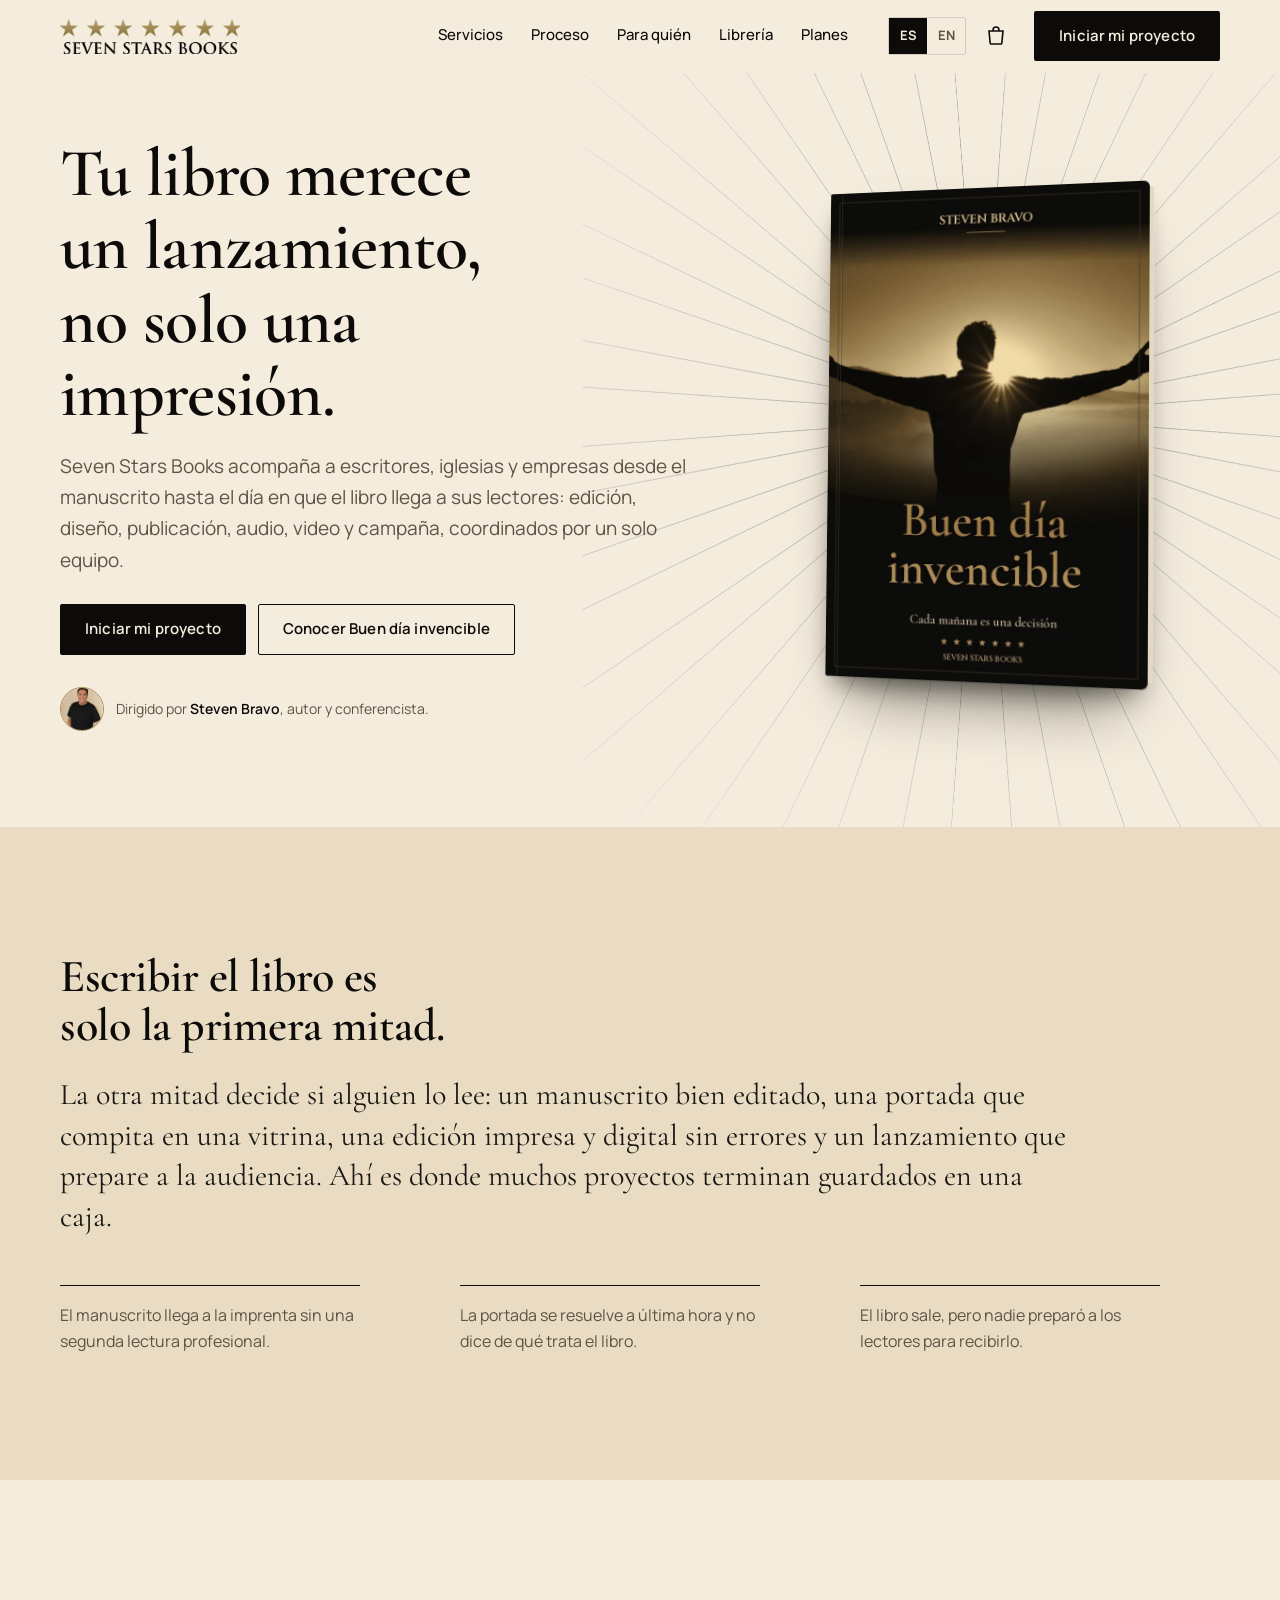
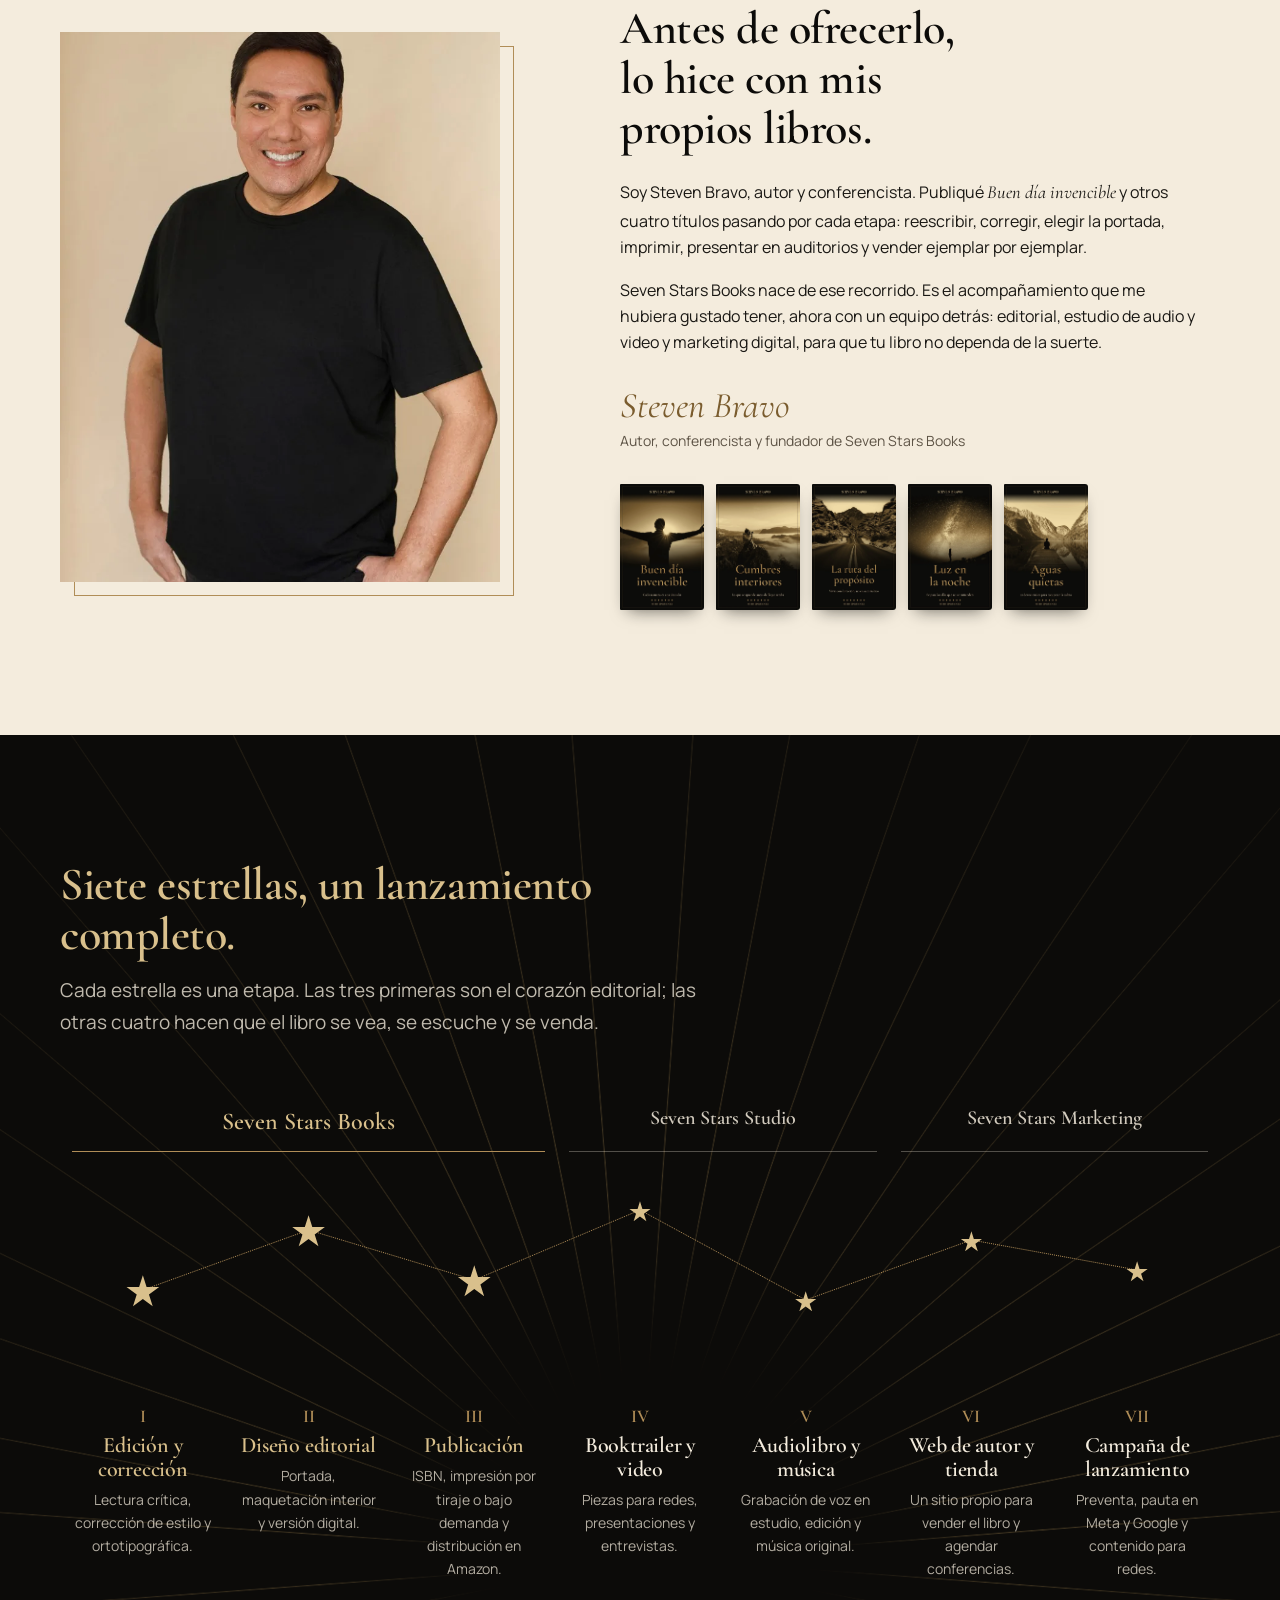
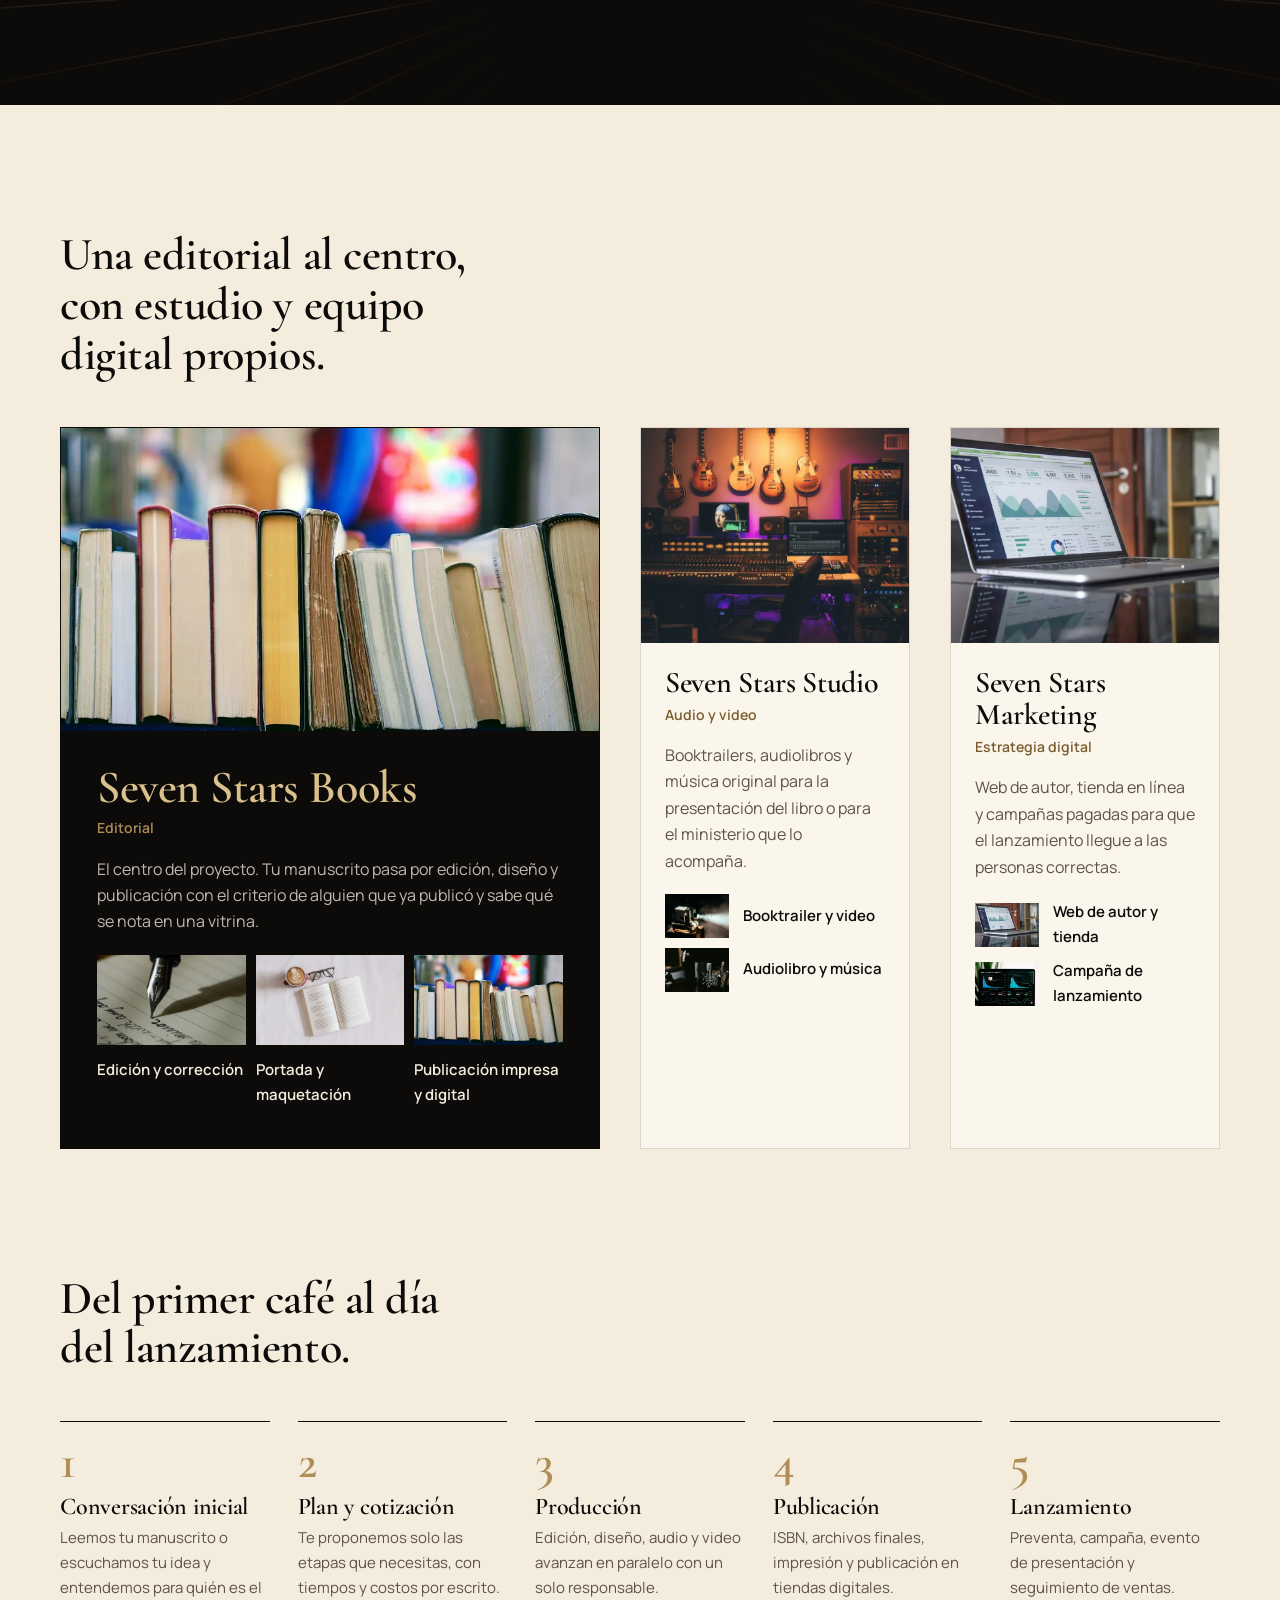
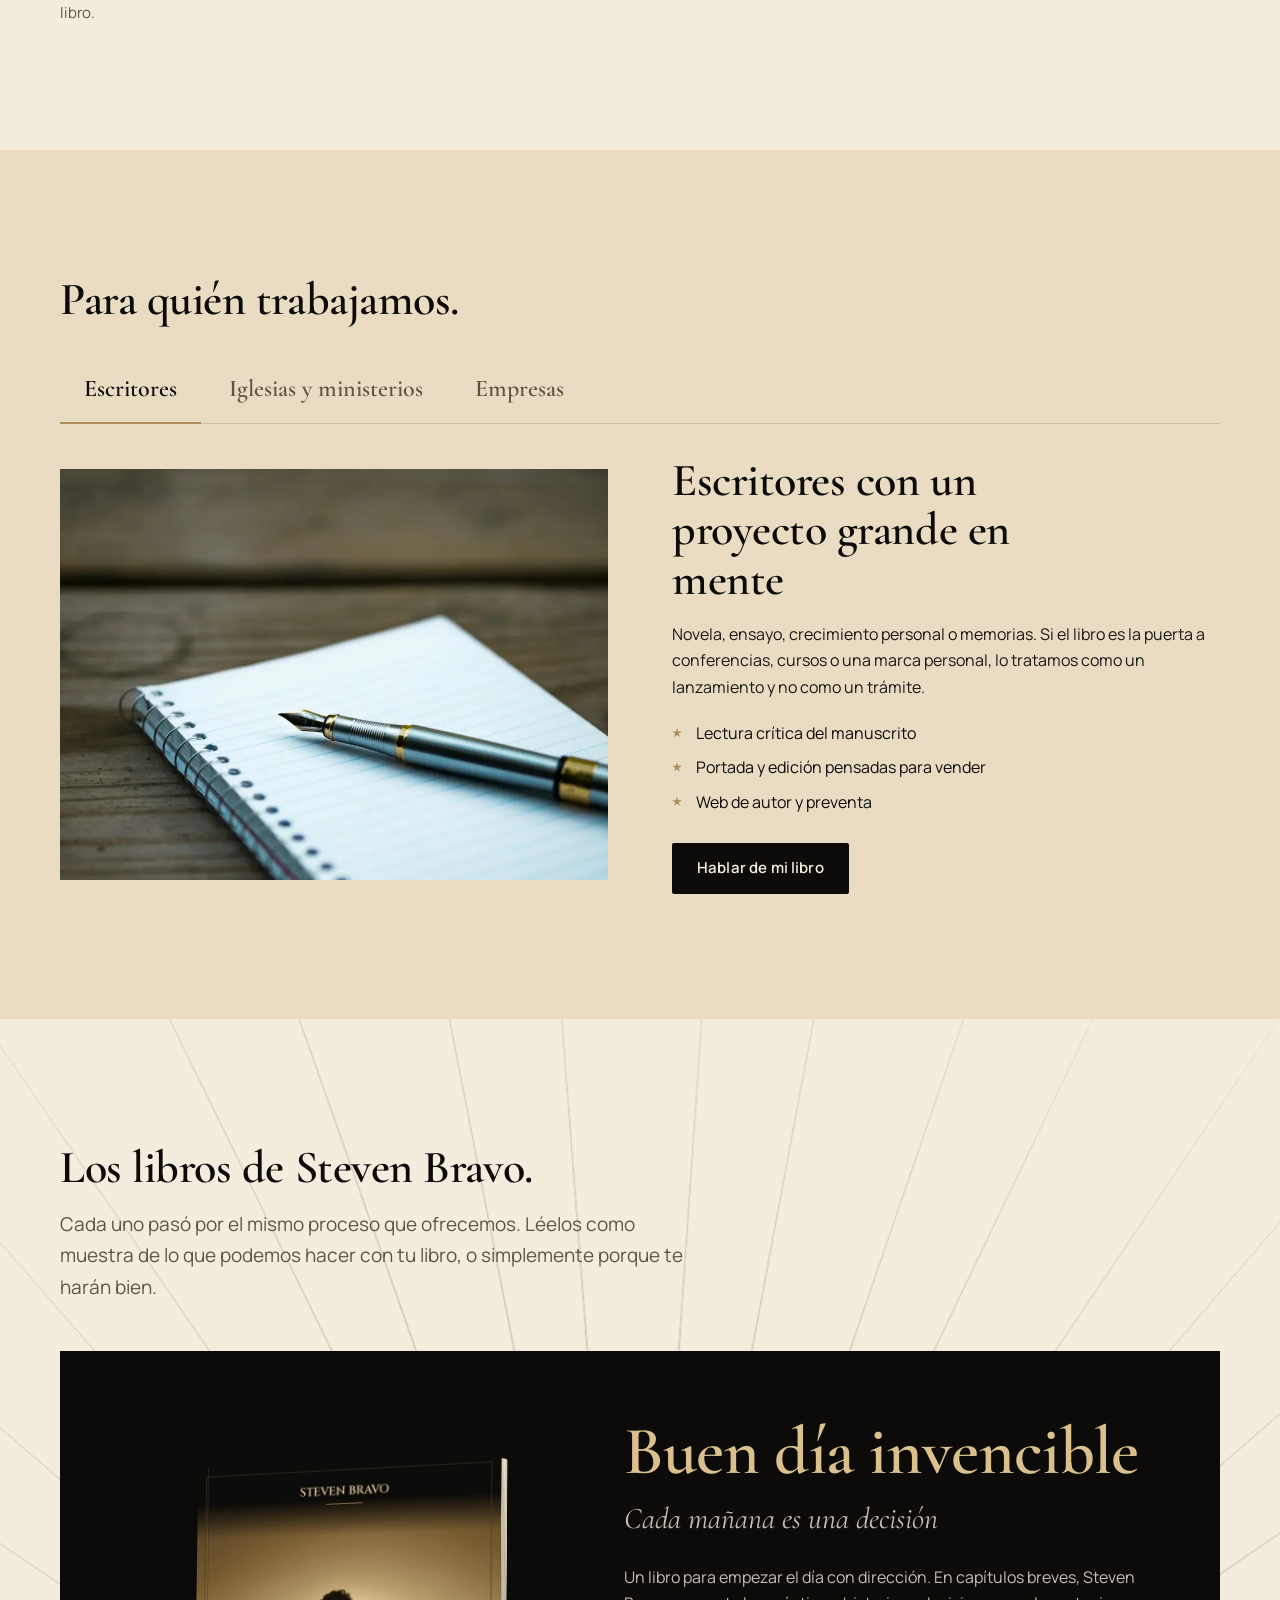
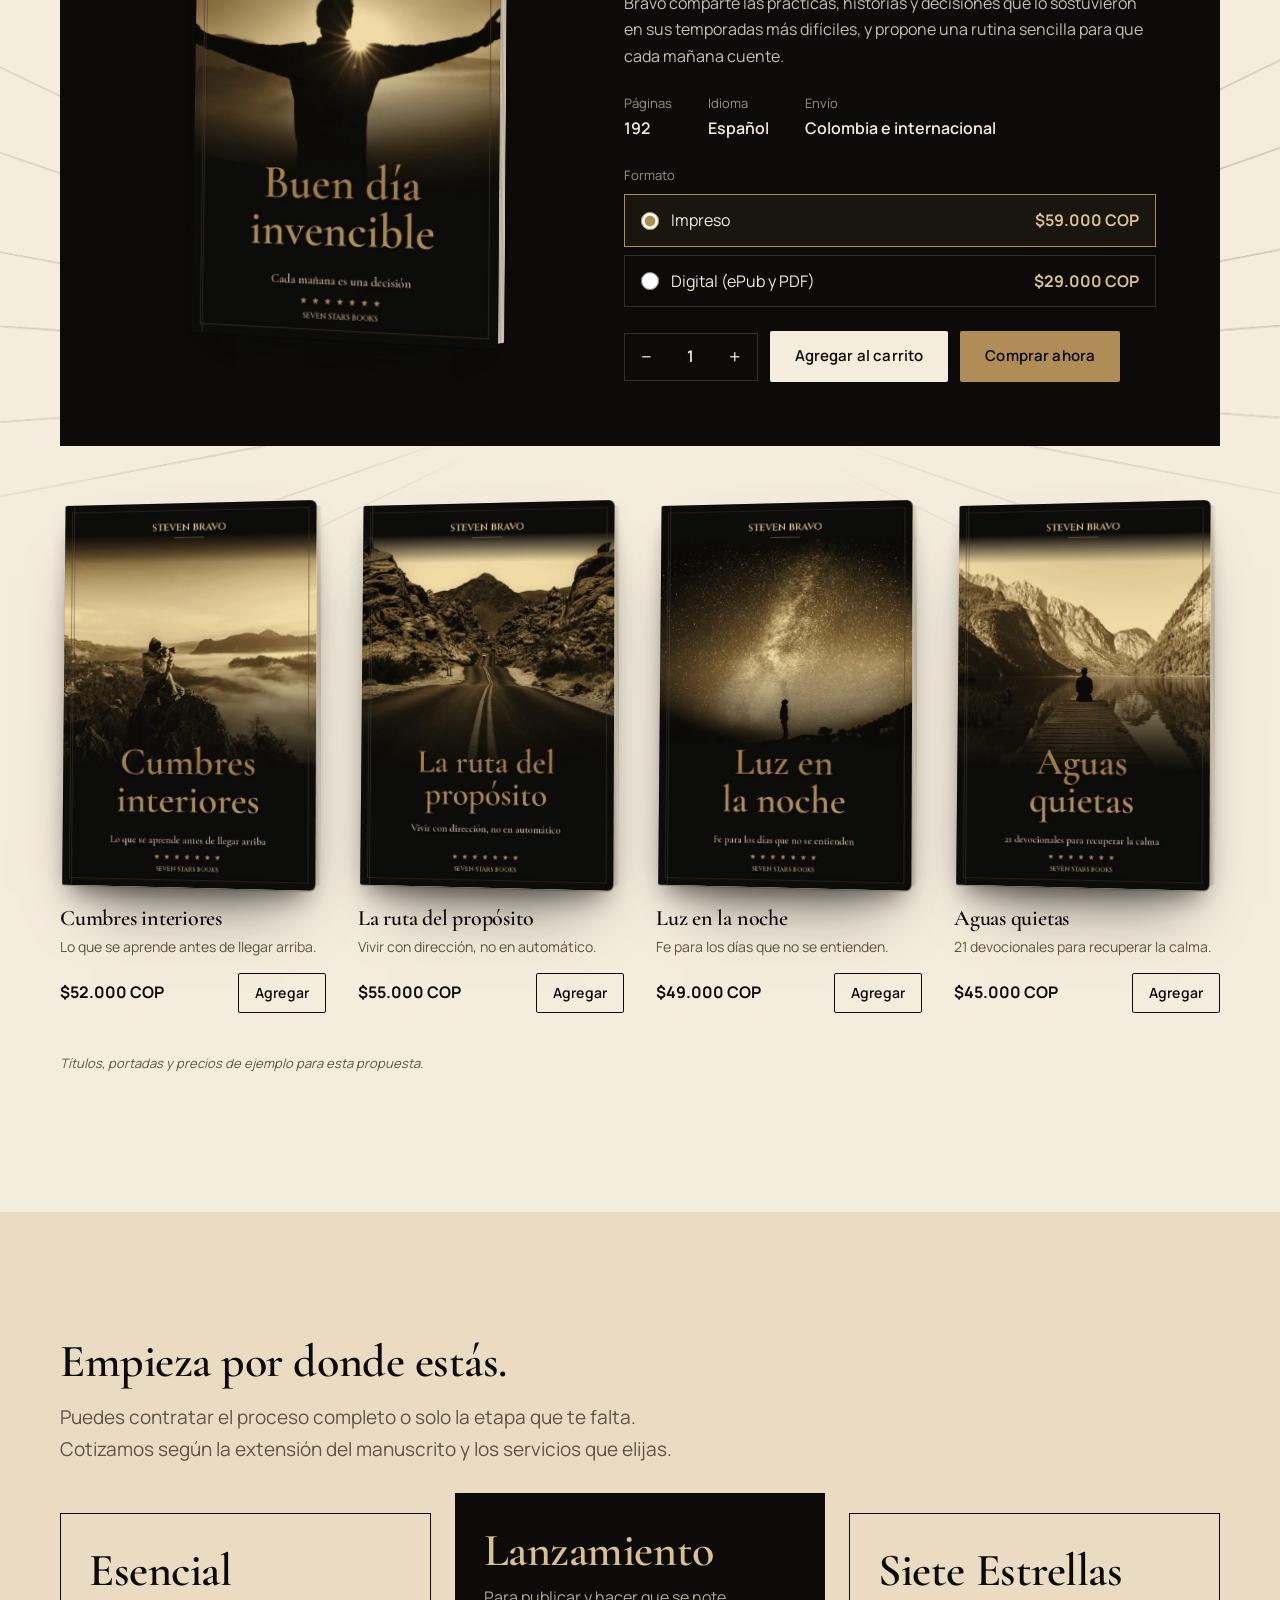
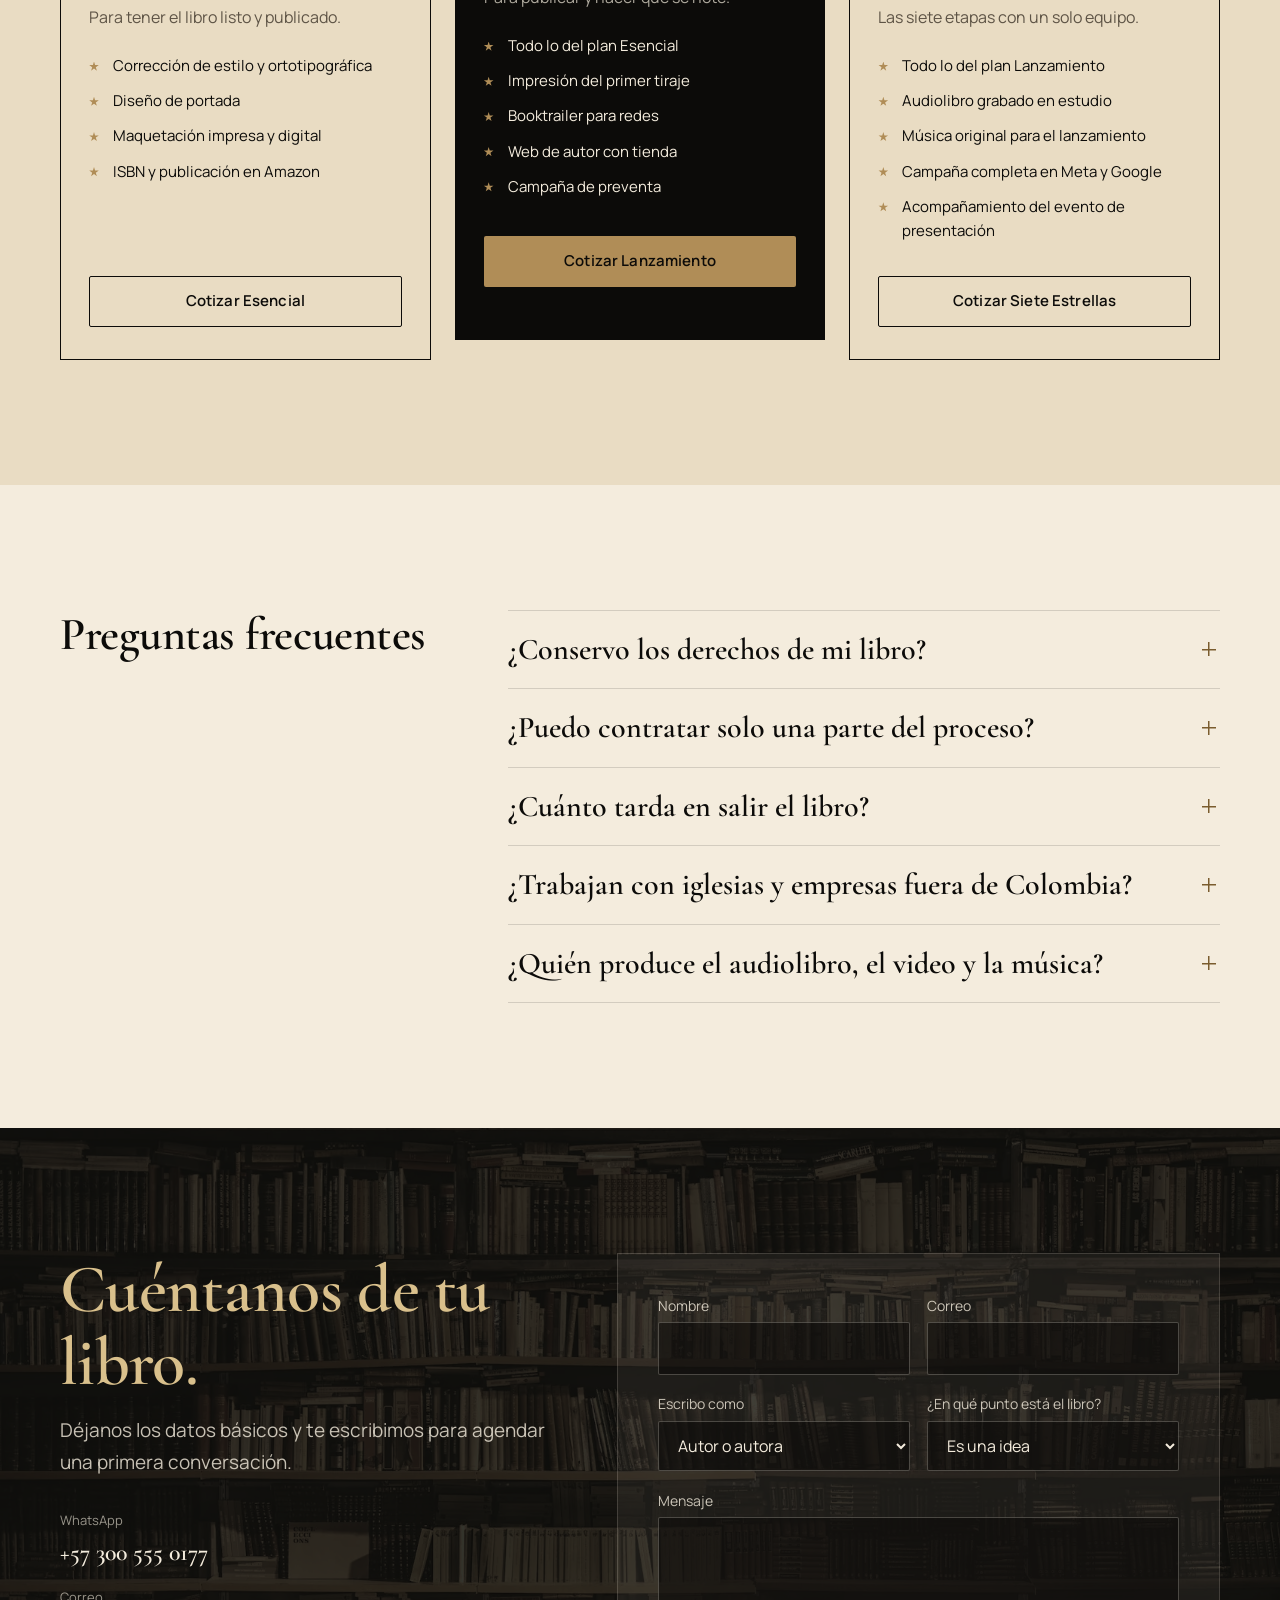
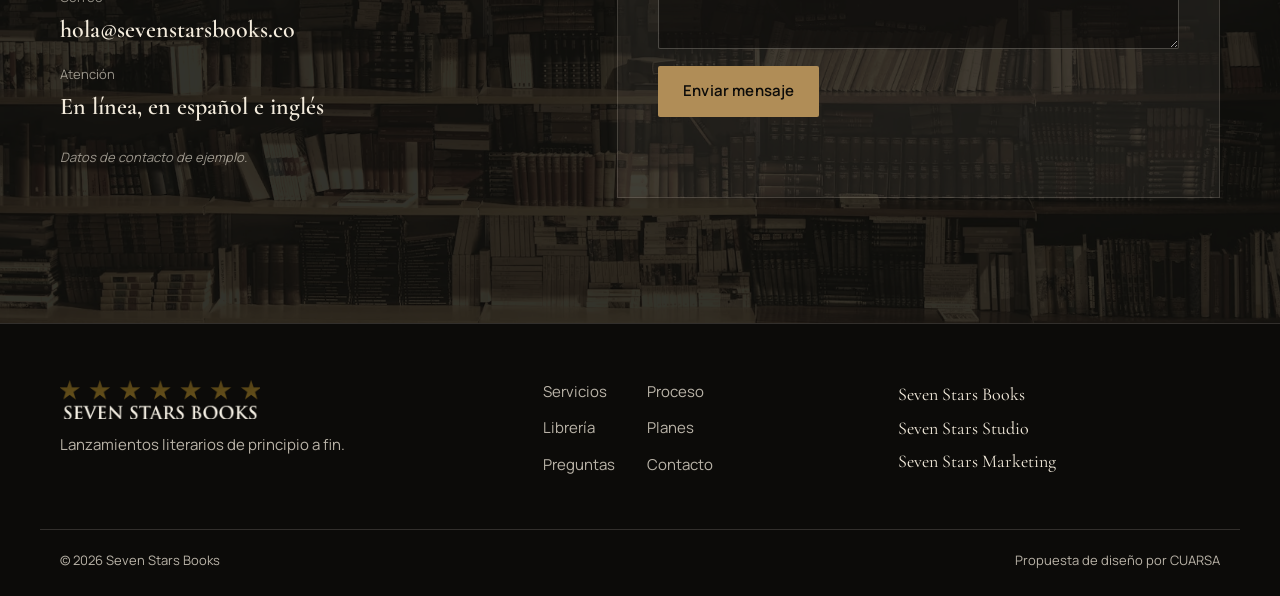
<file: seven-stars-books/index.html>
<!DOCTYPE html>
<html lang="es">
<head>
  <meta charset="UTF-8">
  <meta name="viewport" content="width=device-width, initial-scale=1">
  <meta name="robots" content="noindex, nofollow">
  <title>Seven Stars Books | Lanzamientos literarios de principio a fin</title>
  <meta name="description" content="Seven Stars Books acompaña a escritores, iglesias y empresas desde el manuscrito hasta el lanzamiento: edición, diseño, publicación, audio, video y campaña digital.">
  <link rel="preconnect" href="https://fonts.googleapis.com">
  <link rel="preconnect" href="https://fonts.gstatic.com" crossorigin>
  <link href="https://fonts.googleapis.com/css2?family=Cormorant+Garamond:ital,wght@0,500;0,600;0,700;1,500;1,600&family=Manrope:wght@400;500;600;700&display=swap" rel="stylesheet">
  <link rel="stylesheet" href="assets/css/styles.css">
  <link rel="icon" href="assets/img/favicon.png" type="image/png">
</head>
<body>
  <a class="skip" href="#main" data-i18n="skip">Saltar al contenido</a>

  <!-- HEADER -->
  <header class="header" id="top">
    <div class="header__inner wrap">
      <a href="#top" class="header__logo" aria-label="Seven Stars Books, inicio">
        <img src="assets/img/logo.webp" alt="Seven Stars Books" width="900" height="175">
      </a>
      <nav class="nav" id="nav" aria-label="Principal">
        <ul class="nav__list">
          <li><a href="#estrellas" data-i18n="nav.services">Servicios</a></li>
          <li><a href="#proceso" data-i18n="nav.process">Proceso</a></li>
          <li><a href="#para-quien" data-i18n="nav.who">Para quién</a></li>
          <li><a href="#libreria" data-i18n="nav.books">Librería</a></li>
          <li><a href="#planes" data-i18n="nav.plans">Planes</a></li>
          <li class="nav__cta-mobile"><a href="#contacto" class="btn btn--dark" data-i18n="cta.start">Iniciar mi proyecto</a></li>
        </ul>
      </nav>
      <div class="header__tools">
        <div class="lang" role="group" aria-label="Idioma / Language">
          <button type="button" class="lang__btn is-active" data-lang="es" aria-pressed="true">ES</button>
          <button type="button" class="lang__btn" data-lang="en" aria-pressed="false">EN</button>
        </div>
        <button type="button" class="cart-btn" id="cartOpen" aria-label="Abrir carrito" data-i18n-attr="aria-label:cart.open">
          <svg viewBox="0 0 24 24" aria-hidden="true"><path d="M5 7h14l-1.2 12.1a1 1 0 0 1-1 .9H7.2a1 1 0 0 1-1-.9L5 7Z" fill="none" stroke="currentColor" stroke-width="1.6"/><path d="M9 7V6a3 3 0 0 1 6 0v1" fill="none" stroke="currentColor" stroke-width="1.6"/></svg>
          <span class="cart-btn__count" id="cartCount">0</span>
        </button>
        <a href="#contacto" class="btn btn--dark header__cta" data-i18n="cta.start">Iniciar mi proyecto</a>
        <button type="button" class="burger" id="burger" aria-controls="nav" aria-expanded="false" aria-label="Abrir menú" data-i18n-attr="aria-label:nav.toggle">
          <span></span><span></span>
        </button>
      </div>
    </div>
  </header>

  <main id="main">

    <!-- HERO -->
    <section class="hero">
      <div class="hero__inner wrap">
        <div class="hero__text">
          <h1 class="hero__title" data-i18n="hero.title">Tu libro merece un lanzamiento, no solo una impresión.</h1>
          <p class="hero__lead" data-i18n="hero.lead">Seven Stars Books acompaña a escritores, iglesias y empresas desde el manuscrito hasta el día en que el libro llega a sus lectores: edición, diseño, publicación, audio, video y campaña, coordinados por un solo equipo.</p>
          <div class="hero__actions">
            <a href="#contacto" class="btn btn--dark" data-i18n="cta.start">Iniciar mi proyecto</a>
            <a href="#libreria" class="btn btn--line" data-i18n="hero.cta2">Conocer Buen día invencible</a>
          </div>
          <div class="hero__byline">
            <img src="assets/img/steven-bravo.webp" alt="" width="48" height="48">
            <p data-i18n="hero.byline">Dirigido por <strong>Steven Bravo</strong>, autor y conferencista.</p>
          </div>
        </div>
        <div class="hero__visual">
          <img class="hero__rays" src="assets/img/rayos-centro.webp" alt="" aria-hidden="true" width="1600" height="1868">
          <a href="#libreria" class="book book--hero" data-tilt aria-label="Buen día invencible, ver en la librería" data-i18n-attr="aria-label:hero.bookLabel">
            <img src="assets/img/libro-buen-dia-invencible.webp" alt="Portada del libro Buen día invencible de Steven Bravo" data-i18n-attr="alt:alt.cover1" width="700" height="1050">
          </a>
        </div>
      </div>
    </section>

    <!-- PROBLEMA -->
    <section class="problem">
      <div class="wrap">
        <h2 class="problem__title" data-i18n="problem.title">Escribir el libro es solo la primera mitad.</h2>
        <p class="problem__lead" data-i18n="problem.lead">La otra mitad decide si alguien lo lee: un manuscrito bien editado, una portada que compita en una vitrina, una edición impresa y digital sin errores y un lanzamiento que prepare a la audiencia. Ahí es donde muchos proyectos terminan guardados en una caja.</p>
        <ul class="problem__list">
          <li data-i18n="problem.i1">El manuscrito llega a la imprenta sin una segunda lectura profesional.</li>
          <li data-i18n="problem.i2">La portada se resuelve a última hora y no dice de qué trata el libro.</li>
          <li data-i18n="problem.i3">El libro sale, pero nadie preparó a los lectores para recibirlo.</li>
        </ul>
      </div>
    </section>

    <!-- AUTOR -->
    <section class="author" id="autor">
      <div class="author__inner wrap">
        <figure class="author__photo">
          <img src="assets/img/steven-bravo.webp" alt="Steven Bravo, autor y conferencista, fundador de Seven Stars Books" data-i18n-attr="alt:alt.author" width="720" height="1046" loading="lazy">
        </figure>
        <div class="author__text">
          <h2 data-i18n="author.title">Antes de ofrecerlo, lo hice con mis propios libros.</h2>
          <p data-i18n="author.p1">Soy Steven Bravo, autor y conferencista. Publiqué <em>Buen día invencible</em> y otros cuatro títulos pasando por cada etapa: reescribir, corregir, elegir la portada, imprimir, presentar en auditorios y vender ejemplar por ejemplar.</p>
          <p data-i18n="author.p2">Seven Stars Books nace de ese recorrido. Es el acompañamiento que me hubiera gustado tener, ahora con un equipo detrás: editorial, estudio de audio y video y marketing digital, para que tu libro no dependa de la suerte.</p>
          <p class="author__sign">Steven Bravo</p>
          <p class="author__role" data-i18n="author.role">Autor, conferencista y fundador de Seven Stars Books</p>
          <ul class="author__shelf" aria-label="Libros publicados por Steven Bravo" data-i18n-attr="aria-label:author.shelf">
            <li><a href="#libreria"><img src="assets/img/libro-buen-dia-invencible.webp" alt="Buen día invencible" width="700" height="1050" loading="lazy"></a></li>
            <li><a href="#libreria"><img src="assets/img/libro-cumbres-interiores.webp" alt="Cumbres interiores" width="700" height="1050" loading="lazy"></a></li>
            <li><a href="#libreria"><img src="assets/img/libro-la-ruta-del-proposito.webp" alt="La ruta del propósito" width="700" height="1050" loading="lazy"></a></li>
            <li><a href="#libreria"><img src="assets/img/libro-luz-en-la-noche.webp" alt="Luz en la noche" width="700" height="1050" loading="lazy"></a></li>
            <li><a href="#libreria"><img src="assets/img/libro-aguas-quietas.webp" alt="Aguas quietas" width="700" height="1050" loading="lazy"></a></li>
          </ul>
        </div>
      </div>
    </section>

    <!-- CONSTELACIÓN -->
    <section class="stars" id="estrellas">
      <img class="stars__rays" src="assets/img/rayos-horizonte-oro.webp" alt="" aria-hidden="true" width="1600" height="1141" loading="lazy">
      <div class="wrap stars__inner">
        <header class="stars__head">
          <h2 data-i18n="stars.title">Siete estrellas, un lanzamiento completo.</h2>
          <p data-i18n="stars.lead">Cada estrella es una etapa. Las tres primeras son el corazón editorial; las otras cuatro hacen que el libro se vea, se escuche y se venda.</p>
        </header>

        <div class="constellation" id="constellation">
          <svg class="constellation__svg" viewBox="0 0 1400 200" preserveAspectRatio="none" aria-hidden="true">
            <polyline class="constellation__line" points="100,120 300,60 500,110 700,40 900,130 1100,70 1300,100" />
          </svg>
          <div class="constellation__groups" aria-hidden="true">
            <span class="g g--books">Seven Stars Books</span>
            <span class="g g--studio">Seven Stars Studio</span>
            <span class="g g--mkt">Seven Stars Marketing</span>
          </div>
          <ol class="constellation__list">
            <li class="cs cs--major" style="--y:120">
              <span class="cs__star" aria-hidden="true"></span>
              <span class="cs__num">I</span>
              <h3 data-i18n="s1.t">Edición y corrección</h3>
              <p data-i18n="s1.d">Lectura crítica, corrección de estilo y ortotipográfica.</p>
              <span class="cs__house">Seven Stars Books</span>
            </li>
            <li class="cs cs--major" style="--y:60">
              <span class="cs__star" aria-hidden="true"></span>
              <span class="cs__num">II</span>
              <h3 data-i18n="s2.t">Diseño editorial</h3>
              <p data-i18n="s2.d">Portada, maquetación interior y versión digital.</p>
              <span class="cs__house">Seven Stars Books</span>
            </li>
            <li class="cs cs--major" style="--y:110">
              <span class="cs__star" aria-hidden="true"></span>
              <span class="cs__num">III</span>
              <h3 data-i18n="s3.t">Publicación</h3>
              <p data-i18n="s3.d">ISBN, impresión por tiraje o bajo demanda y distribución en Amazon.</p>
              <span class="cs__house">Seven Stars Books</span>
            </li>
            <li class="cs" style="--y:40">
              <span class="cs__star" aria-hidden="true"></span>
              <span class="cs__num">IV</span>
              <h3 data-i18n="s4.t">Booktrailer y video</h3>
              <p data-i18n="s4.d">Piezas para redes, presentaciones y entrevistas.</p>
              <span class="cs__house">Seven Stars Studio</span>
            </li>
            <li class="cs" style="--y:130">
              <span class="cs__star" aria-hidden="true"></span>
              <span class="cs__num">V</span>
              <h3 data-i18n="s5.t">Audiolibro y música</h3>
              <p data-i18n="s5.d">Grabación de voz en estudio, edición y música original.</p>
              <span class="cs__house">Seven Stars Studio</span>
            </li>
            <li class="cs" style="--y:70">
              <span class="cs__star" aria-hidden="true"></span>
              <span class="cs__num">VI</span>
              <h3 data-i18n="s6.t">Web de autor y tienda</h3>
              <p data-i18n="s6.d">Un sitio propio para vender el libro y agendar conferencias.</p>
              <span class="cs__house">Seven Stars Marketing</span>
            </li>
            <li class="cs" style="--y:100">
              <span class="cs__star" aria-hidden="true"></span>
              <span class="cs__num">VII</span>
              <h3 data-i18n="s7.t">Campaña de lanzamiento</h3>
              <p data-i18n="s7.d">Preventa, pauta en Meta y Google y contenido para redes.</p>
              <span class="cs__house">Seven Stars Marketing</span>
            </li>
          </ol>
        </div>
      </div>
    </section>

    <!-- DIVISIONES -->
    <section class="houses" aria-labelledby="houses-title">
      <div class="wrap">
        <h2 id="houses-title" class="houses__title" data-i18n="houses.title">Una editorial al centro, con estudio y equipo digital propios.</h2>
        <div class="houses__grid">
          <article class="house house--main">
            <div class="house__media">
              <img src="assets/img/s-publicacion.webp" alt="Lomos de libros impresos alineados en una estantería" data-i18n-attr="alt:alt.pub" width="900" height="600" loading="lazy">
            </div>
            <div class="house__body">
              <h3>Seven Stars Books</h3>
              <p class="house__kind" data-i18n="houses.books.kind">Editorial</p>
              <p data-i18n="houses.books.p">El centro del proyecto. Tu manuscrito pasa por edición, diseño y publicación con el criterio de alguien que ya publicó y sabe qué se nota en una vitrina.</p>
              <ul class="house__services">
                <li><img src="assets/img/s-correccion.webp" alt="" width="900" height="600" loading="lazy"><span data-i18n="houses.books.s1">Edición y corrección</span></li>
                <li><img src="assets/img/s-diseno.webp" alt="" width="900" height="600" loading="lazy"><span data-i18n="houses.books.s2">Portada y maquetación</span></li>
                <li><img src="assets/img/s-publicacion.webp" alt="" width="900" height="600" loading="lazy"><span data-i18n="houses.books.s3">Publicación impresa y digital</span></li>
              </ul>
            </div>
          </article>
          <article class="house">
            <div class="house__media">
              <img src="assets/img/s-studio.webp" alt="Estudio de grabación con guitarras y consola de audio" data-i18n-attr="alt:alt.studio" width="1400" height="934" loading="lazy">
            </div>
            <div class="house__body">
              <h3>Seven Stars Studio</h3>
              <p class="house__kind" data-i18n="houses.studio.kind">Audio y video</p>
              <p data-i18n="houses.studio.p">Booktrailers, audiolibros y música original para la presentación del libro o para el ministerio que lo acompaña.</p>
              <ul class="house__services">
                <li><img src="assets/img/s-video.webp" alt="" width="900" height="600" loading="lazy"><span data-i18n="houses.studio.s1">Booktrailer y video</span></li>
                <li><img src="assets/img/s-audio.webp" alt="" width="900" height="600" loading="lazy"><span data-i18n="houses.studio.s2">Audiolibro y música</span></li>
              </ul>
            </div>
          </article>
          <article class="house">
            <div class="house__media">
              <img src="assets/img/s-web.webp" alt="Portátil con un panel de métricas de ventas" data-i18n-attr="alt:alt.web" width="900" height="600" loading="lazy">
            </div>
            <div class="house__body">
              <h3>Seven Stars Marketing</h3>
              <p class="house__kind" data-i18n="houses.mkt.kind">Estrategia digital</p>
              <p data-i18n="houses.mkt.p">Web de autor, tienda en línea y campañas pagadas para que el lanzamiento llegue a las personas correctas.</p>
              <ul class="house__services">
                <li><img src="assets/img/s-web.webp" alt="" width="900" height="600" loading="lazy"><span data-i18n="houses.mkt.s1">Web de autor y tienda</span></li>
                <li><img src="assets/img/s-campana.webp" alt="" width="900" height="600" loading="lazy"><span data-i18n="houses.mkt.s2">Campaña de lanzamiento</span></li>
              </ul>
            </div>
          </article>
        </div>
      </div>
    </section>

    <!-- PROCESO -->
    <section class="process" id="proceso">
      <div class="wrap">
        <h2 class="process__title" data-i18n="process.title">Del primer café al día del lanzamiento.</h2>
        <ol class="process__steps">
          <li>
            <span class="process__n">1</span>
            <h3 data-i18n="p1.t">Conversación inicial</h3>
            <p data-i18n="p1.d">Leemos tu manuscrito o escuchamos tu idea y entendemos para quién es el libro.</p>
          </li>
          <li>
            <span class="process__n">2</span>
            <h3 data-i18n="p2.t">Plan y cotización</h3>
            <p data-i18n="p2.d">Te proponemos solo las etapas que necesitas, con tiempos y costos por escrito.</p>
          </li>
          <li>
            <span class="process__n">3</span>
            <h3 data-i18n="p3.t">Producción</h3>
            <p data-i18n="p3.d">Edición, diseño, audio y video avanzan en paralelo con un solo responsable.</p>
          </li>
          <li>
            <span class="process__n">4</span>
            <h3 data-i18n="p4.t">Publicación</h3>
            <p data-i18n="p4.d">ISBN, archivos finales, impresión y publicación en tiendas digitales.</p>
          </li>
          <li>
            <span class="process__n">5</span>
            <h3 data-i18n="p5.t">Lanzamiento</h3>
            <p data-i18n="p5.d">Preventa, campaña, evento de presentación y seguimiento de ventas.</p>
          </li>
        </ol>
      </div>
    </section>

    <!-- PARA QUIÉN -->
    <section class="who" id="para-quien">
      <div class="wrap">
        <h2 class="who__title" data-i18n="who.title">Para quién trabajamos.</h2>
        <div class="tabs" role="tablist" aria-label="Públicos" data-i18n-attr="aria-label:who.tabs">
          <button type="button" role="tab" id="tab-1" aria-controls="panel-1" aria-selected="true" class="tabs__btn" data-i18n="who.t1">Escritores</button>
          <button type="button" role="tab" id="tab-2" aria-controls="panel-2" aria-selected="false" tabindex="-1" class="tabs__btn" data-i18n="who.t2">Iglesias y ministerios</button>
          <button type="button" role="tab" id="tab-3" aria-controls="panel-3" aria-selected="false" tabindex="-1" class="tabs__btn" data-i18n="who.t3">Empresas</button>
        </div>

        <div class="panel" role="tabpanel" id="panel-1" aria-labelledby="tab-1">
          <img src="assets/img/a-escritores.webp" alt="Pluma estilográfica sobre una libreta" data-i18n-attr="alt:alt.writers" width="900" height="600" loading="lazy">
          <div class="panel__text">
            <h3 data-i18n="who.p1.t">Escritores con un proyecto grande en mente</h3>
            <p data-i18n="who.p1.d">Novela, ensayo, crecimiento personal o memorias. Si el libro es la puerta a conferencias, cursos o una marca personal, lo tratamos como un lanzamiento y no como un trámite.</p>
            <ul>
              <li data-i18n="who.p1.l1">Lectura crítica del manuscrito</li>
              <li data-i18n="who.p1.l2">Portada y edición pensadas para vender</li>
              <li data-i18n="who.p1.l3">Web de autor y preventa</li>
            </ul>
            <a href="#contacto" class="btn btn--dark" data-i18n="who.p1.cta">Hablar de mi libro</a>
          </div>
        </div>
        <div class="panel" role="tabpanel" id="panel-2" aria-labelledby="tab-2" hidden>
          <img src="assets/img/a-iglesias.webp" alt="Congregación con las manos levantadas durante un servicio de alabanza" data-i18n-attr="alt:alt.church" width="900" height="600" loading="lazy">
          <div class="panel__text">
            <h3 data-i18n="who.p2.t">Iglesias y ministerios</h3>
            <p data-i18n="who.p2.d">El libro del pastor, un devocional para la congregación o el álbum de alabanza que acompaña una serie de predicaciones. Todo producido con la misma calidad y una sola coordinación.</p>
            <ul>
              <li data-i18n="who.p2.l1">Devocionales y libros pastorales</li>
              <li data-i18n="who.p2.l2">Audiolibro y música de alabanza original</li>
              <li data-i18n="who.p2.l3">Lanzamiento para la congregación y las redes</li>
            </ul>
            <a href="#contacto" class="btn btn--dark" data-i18n="who.p2.cta">Hablar del proyecto del ministerio</a>
          </div>
        </div>
        <div class="panel" role="tabpanel" id="panel-3" aria-labelledby="tab-3" hidden>
          <img src="assets/img/a-empresas.webp" alt="Equipo de trabajo revisando ideas en una oficina" data-i18n-attr="alt:alt.business" width="900" height="600" loading="lazy">
          <div class="panel__text">
            <h3 data-i18n="who.p3.t">Empresas e instituciones</h3>
            <p data-i18n="who.p3.d">La historia de la compañía, el método de su fundador o un libro corporativo convertido en una pieza que posiciona la marca y que el equipo comercial puede entregar con orgullo.</p>
            <ul>
              <li data-i18n="who.p3.l1">Libros corporativos y memorias institucionales</li>
              <li data-i18n="who.p3.l2">Video y piezas de marca a partir del libro</li>
              <li data-i18n="who.p3.l3">Distribución en eventos y canales digitales</li>
            </ul>
            <a href="#contacto" class="btn btn--dark" data-i18n="who.p3.cta">Hablar del libro de la empresa</a>
          </div>
        </div>
      </div>
    </section>

    <!-- LIBRERÍA -->
    <section class="shop" id="libreria">
      <img class="shop__rays" src="assets/img/rayos-horizonte.webp" alt="" aria-hidden="true" width="1600" height="1141" loading="lazy">
      <div class="wrap">
        <header class="shop__head">
          <h2 data-i18n="shop.title">Los libros de Steven Bravo.</h2>
          <p data-i18n="shop.lead">Cada uno pasó por el mismo proceso que ofrecemos. Léelos como muestra de lo que podemos hacer con tu libro, o simplemente porque te harán bien.</p>
        </header>

        <article class="feature" data-product="bdi">
          <div class="feature__book">
            <div class="book book--feature" data-tilt>
              <img src="assets/img/libro-buen-dia-invencible.webp" alt="Portada del libro Buen día invencible de Steven Bravo" data-i18n-attr="alt:alt.cover1" width="700" height="1050" loading="lazy">
            </div>
          </div>
          <div class="feature__info">
            <h3 class="feature__title">Buen día invencible</h3>
            <p class="feature__sub" data-i18n="bdi.sub">Cada mañana es una decisión</p>
            <p data-i18n="bdi.syn">Un libro para empezar el día con dirección. En capítulos breves, Steven Bravo comparte las prácticas, historias y decisiones que lo sostuvieron en sus temporadas más difíciles, y propone una rutina sencilla para que cada mañana cuente.</p>
            <dl class="feature__specs">
              <div><dt data-i18n="bdi.k1">Páginas</dt><dd>192</dd></div>
              <div><dt data-i18n="bdi.k2">Idioma</dt><dd data-i18n="bdi.v2">Español</dd></div>
              <div><dt data-i18n="bdi.k3">Envío</dt><dd data-i18n="bdi.v3">Colombia e internacional</dd></div>
            </dl>
            <fieldset class="format">
              <legend data-i18n="bdi.format">Formato</legend>
              <label><input type="radio" name="bdi-format" value="print" checked> <span data-i18n="fmt.print">Impreso</span> <b class="price" data-cop="59000" data-usd="16"></b></label>
              <label><input type="radio" name="bdi-format" value="ebook"> <span data-i18n="fmt.ebook">Digital (ePub y PDF)</span> <b class="price" data-cop="29000" data-usd="8"></b></label>
            </fieldset>
            <div class="feature__buy">
              <div class="qty">
                <button type="button" class="qty__btn" data-qty="-1" aria-label="Restar uno" data-i18n-attr="aria-label:qty.minus">−</button>
                <input type="number" id="bdiQty" value="1" min="1" max="20" aria-label="Cantidad" data-i18n-attr="aria-label:qty.label">
                <button type="button" class="qty__btn" data-qty="1" aria-label="Sumar uno" data-i18n-attr="aria-label:qty.plus">+</button>
              </div>
              <button type="button" class="btn btn--dark" id="bdiAdd" data-i18n="shop.add">Agregar al carrito</button>
              <button type="button" class="btn btn--gold" id="bdiBuy" data-i18n="shop.buy">Comprar ahora</button>
            </div>
          </div>
        </article>

        <ul class="catalog">
          <li class="product" data-id="ci">
            <div class="book book--small"><img src="assets/img/libro-cumbres-interiores.webp" alt="Portada del libro Cumbres interiores" data-i18n-attr="alt:alt.cover2" width="700" height="1050" loading="lazy"></div>
            <h3>Cumbres interiores</h3>
            <p data-i18n="ci.d">Lo que se aprende antes de llegar arriba.</p>
            <div class="product__foot"><b class="price" data-cop="52000" data-usd="14"></b><button type="button" class="btn btn--line btn--sm" data-add="ci" data-i18n="shop.addShort">Agregar</button></div>
          </li>
          <li class="product" data-id="rp">
            <div class="book book--small"><img src="assets/img/libro-la-ruta-del-proposito.webp" alt="Portada del libro La ruta del propósito" data-i18n-attr="alt:alt.cover3" width="700" height="1050" loading="lazy"></div>
            <h3>La ruta del propósito</h3>
            <p data-i18n="rp.d">Vivir con dirección, no en automático.</p>
            <div class="product__foot"><b class="price" data-cop="55000" data-usd="15"></b><button type="button" class="btn btn--line btn--sm" data-add="rp" data-i18n="shop.addShort">Agregar</button></div>
          </li>
          <li class="product" data-id="ln">
            <div class="book book--small"><img src="assets/img/libro-luz-en-la-noche.webp" alt="Portada del libro Luz en la noche" data-i18n-attr="alt:alt.cover4" width="700" height="1050" loading="lazy"></div>
            <h3>Luz en la noche</h3>
            <p data-i18n="ln.d">Fe para los días que no se entienden.</p>
            <div class="product__foot"><b class="price" data-cop="49000" data-usd="13"></b><button type="button" class="btn btn--line btn--sm" data-add="ln" data-i18n="shop.addShort">Agregar</button></div>
          </li>
          <li class="product" data-id="aq">
            <div class="book book--small"><img src="assets/img/libro-aguas-quietas.webp" alt="Portada del libro Aguas quietas" data-i18n-attr="alt:alt.cover5" width="700" height="1050" loading="lazy"></div>
            <h3>Aguas quietas</h3>
            <p data-i18n="aq.d">21 devocionales para recuperar la calma.</p>
            <div class="product__foot"><b class="price" data-cop="45000" data-usd="12"></b><button type="button" class="btn btn--line btn--sm" data-add="aq" data-i18n="shop.addShort">Agregar</button></div>
          </li>
        </ul>
        <p class="demo-note" data-i18n="shop.note">Títulos, portadas y precios de ejemplo para esta propuesta.</p>
      </div>
    </section>

    <!-- PLANES -->
    <section class="plans" id="planes">
      <div class="wrap">
        <header class="plans__head">
          <h2 data-i18n="plans.title">Empieza por donde estás.</h2>
          <p data-i18n="plans.lead">Puedes contratar el proceso completo o solo la etapa que te falta. Cotizamos según la extensión del manuscrito y los servicios que elijas.</p>
        </header>
        <div class="plans__grid">
          <article class="plan">
            <h3 data-i18n="plan1.t">Esencial</h3>
            <p class="plan__for" data-i18n="plan1.f">Para tener el libro listo y publicado.</p>
            <ul>
              <li data-i18n="plan1.l1">Corrección de estilo y ortotipográfica</li>
              <li data-i18n="plan1.l2">Diseño de portada</li>
              <li data-i18n="plan1.l3">Maquetación impresa y digital</li>
              <li data-i18n="plan1.l4">ISBN y publicación en Amazon</li>
            </ul>
            <a href="#contacto" class="btn btn--line" data-plan="Esencial" data-i18n="plan1.cta">Cotizar Esencial</a>
          </article>
          <article class="plan plan--featured">
            <h3 data-i18n="plan2.t">Lanzamiento</h3>
            <p class="plan__for" data-i18n="plan2.f">Para publicar y hacer que se note.</p>
            <ul>
              <li data-i18n="plan2.l0">Todo lo del plan Esencial</li>
              <li data-i18n="plan2.l1">Impresión del primer tiraje</li>
              <li data-i18n="plan2.l2">Booktrailer para redes</li>
              <li data-i18n="plan2.l3">Web de autor con tienda</li>
              <li data-i18n="plan2.l4">Campaña de preventa</li>
            </ul>
            <a href="#contacto" class="btn btn--gold" data-plan="Lanzamiento" data-i18n="plan2.cta">Cotizar Lanzamiento</a>
          </article>
          <article class="plan">
            <h3 data-i18n="plan3.t">Siete Estrellas</h3>
            <p class="plan__for" data-i18n="plan3.f">Las siete etapas con un solo equipo.</p>
            <ul>
              <li data-i18n="plan3.l0">Todo lo del plan Lanzamiento</li>
              <li data-i18n="plan3.l1">Audiolibro grabado en estudio</li>
              <li data-i18n="plan3.l2">Música original para el lanzamiento</li>
              <li data-i18n="plan3.l3">Campaña completa en Meta y Google</li>
              <li data-i18n="plan3.l4">Acompañamiento del evento de presentación</li>
            </ul>
            <a href="#contacto" class="btn btn--line" data-plan="Siete Estrellas" data-i18n="plan3.cta">Cotizar Siete Estrellas</a>
          </article>
        </div>
      </div>
    </section>

    <!-- FAQ -->
    <section class="faq" id="preguntas">
      <div class="wrap faq__inner">
        <h2 data-i18n="faq.title">Preguntas frecuentes</h2>
        <div class="faq__list">
          <details>
            <summary data-i18n="faq.q1">¿Conservo los derechos de mi libro?</summary>
            <p data-i18n="faq.a1">Sí. Los derechos de autor y las regalías son tuyos. Seven Stars Books presta el servicio editorial y de producción; el libro sigue siendo de quien lo escribió.</p>
          </details>
          <details>
            <summary data-i18n="faq.q2">¿Puedo contratar solo una parte del proceso?</summary>
            <p data-i18n="faq.a2">Sí. Hay autores que llegan con el libro corregido y solo necesitan diseño y publicación, y otros que solo necesitan la campaña. Armamos el plan a partir de lo que ya tienes.</p>
          </details>
          <details>
            <summary data-i18n="faq.q3">¿Cuánto tarda en salir el libro?</summary>
            <p data-i18n="faq.a3">Depende de la extensión y del estado del manuscrito. Después de la primera conversación recibes un cronograma por escrito con cada etapa y su fecha.</p>
          </details>
          <details>
            <summary data-i18n="faq.q4">¿Trabajan con iglesias y empresas fuera de Colombia?</summary>
            <p data-i18n="faq.a4">Sí. El trabajo se coordina en línea, en español o en inglés, y la impresión puede hacerse bajo demanda en el país donde está tu audiencia.</p>
          </details>
          <details>
            <summary data-i18n="faq.q5">¿Quién produce el audiolibro, el video y la música?</summary>
            <p data-i18n="faq.a5">Seven Stars Studio, el estudio de audio y video de la plataforma. Así el sonido y la imagen del lanzamiento mantienen la misma línea que el libro.</p>
          </details>
        </div>
      </div>
    </section>

    <!-- CONTACTO -->
    <section class="contact" id="contacto">
      <img class="contact__bg" src="assets/img/biblioteca.webp" alt="" aria-hidden="true" width="1800" height="1200" loading="lazy">
      <div class="wrap contact__inner">
        <div class="contact__text">
          <h2 data-i18n="contact.title">Cuéntanos de tu libro.</h2>
          <p data-i18n="contact.lead">Déjanos los datos básicos y te escribimos para agendar una primera conversación.</p>
          <ul class="contact__data">
            <li><span data-i18n="contact.wa">WhatsApp</span> <a href="#contacto" data-demo-wa>+57 300 555 0177</a></li>
            <li><span data-i18n="contact.mail">Correo</span> <a href="mailto:hola@sevenstarsbooks.co">hola@sevenstarsbooks.co</a></li>
            <li><span data-i18n="contact.where">Atención</span> <span data-i18n="contact.whereV">En línea, en español e inglés</span></li>
          </ul>
          <p class="demo-note demo-note--light" data-i18n="contact.note">Datos de contacto de ejemplo.</p>
        </div>
        <form class="form" id="contactForm" novalidate>
          <div class="form__row">
            <label for="f-name" data-i18n="form.name">Nombre</label>
            <input id="f-name" name="name" type="text" autocomplete="name" required>
          </div>
          <div class="form__row">
            <label for="f-email" data-i18n="form.email">Correo</label>
            <input id="f-email" name="email" type="email" autocomplete="email" required>
          </div>
          <div class="form__row">
            <label for="f-type" data-i18n="form.type">Escribo como</label>
            <select id="f-type" name="type">
              <option data-i18n="form.type1">Autor o autora</option>
              <option data-i18n="form.type2">Iglesia o ministerio</option>
              <option data-i18n="form.type3">Empresa o institución</option>
            </select>
          </div>
          <div class="form__row">
            <label for="f-stage" data-i18n="form.stage">¿En qué punto está el libro?</label>
            <select id="f-stage" name="stage">
              <option data-i18n="form.stage1">Es una idea</option>
              <option data-i18n="form.stage2">Tengo un borrador</option>
              <option data-i18n="form.stage3">El manuscrito está terminado</option>
              <option data-i18n="form.stage4">Ya está publicado y quiero relanzarlo</option>
            </select>
          </div>
          <div class="form__row form__row--full">
            <label for="f-msg" data-i18n="form.msg">Mensaje</label>
            <textarea id="f-msg" name="message" rows="4"></textarea>
          </div>
          <button type="submit" class="btn btn--gold" data-i18n="form.send">Enviar mensaje</button>
          <p class="form__status" id="formStatus" role="status" aria-live="polite"></p>
        </form>
      </div>
    </section>
  </main>

  <!-- FOOTER -->
  <footer class="footer">
    <div class="wrap footer__inner">
      <div class="footer__brand">
        <img src="assets/img/logo-claro.webp" alt="Seven Stars Books" width="900" height="175" loading="lazy">
        <p data-i18n="footer.line">Lanzamientos literarios de principio a fin.</p>
      </div>
      <nav class="footer__nav" aria-label="Pie de página" data-i18n-attr="aria-label:footer.nav">
        <a href="#estrellas" data-i18n="nav.services">Servicios</a>
        <a href="#proceso" data-i18n="nav.process">Proceso</a>
        <a href="#libreria" data-i18n="nav.books">Librería</a>
        <a href="#planes" data-i18n="nav.plans">Planes</a>
        <a href="#preguntas" data-i18n="nav.faq">Preguntas</a>
        <a href="#contacto" data-i18n="nav.contact">Contacto</a>
      </nav>
      <div class="footer__houses">
        <p>Seven Stars Books</p>
        <p>Seven Stars Studio</p>
        <p>Seven Stars Marketing</p>
      </div>
    </div>
    <div class="wrap footer__bottom">
      <p>© 2026 Seven Stars Books</p>
      <p data-i18n="footer.credit">Propuesta de diseño por CUARSA</p>
    </div>
  </footer>

  <!-- CARRITO -->
  <div class="drawer-overlay" id="drawerOverlay" hidden></div>
  <aside class="drawer" id="cart" aria-labelledby="cartTitle" hidden>
    <div class="drawer__head">
      <h2 id="cartTitle" data-i18n="cart.title">Tu carrito</h2>
      <button type="button" class="drawer__close" id="cartClose" aria-label="Cerrar carrito" data-i18n-attr="aria-label:cart.close">
        <svg viewBox="0 0 24 24" aria-hidden="true"><path d="M6 6l12 12M18 6 6 18" stroke="currentColor" stroke-width="1.6"/></svg>
      </button>
    </div>
    <div class="drawer__body">
      <p class="drawer__empty" id="cartEmpty" data-i18n="cart.empty">Aún no agregas libros. Empieza por <em>Buen día invencible</em>.</p>
      <ul class="drawer__items" id="cartItems"></ul>
    </div>
    <div class="drawer__foot" id="cartFoot" hidden>
      <div class="drawer__total"><span data-i18n="cart.subtotal">Subtotal</span><b id="cartTotal"></b></div>
      <fieldset class="pay">
        <legend data-i18n="cart.pay">Método de pago</legend>
        <label><input type="radio" name="pay" checked> <span data-i18n="pay.card">Tarjeta débito o crédito</span></label>
        <label><input type="radio" name="pay"> <span>PSE</span></label>
        <label><input type="radio" name="pay"> <span>PayPal</span></label>
      </fieldset>
      <button type="button" class="btn btn--gold btn--block" id="checkout" data-i18n="cart.checkout">Finalizar compra</button>
      <p class="drawer__msg" id="checkoutMsg" role="status" aria-live="polite"></p>
    </div>
  </aside>

  <div class="toast" id="toast" role="status" aria-live="polite"></div>

  <script src="assets/js/main.js" defer></script>
</body>
</html>
</file>
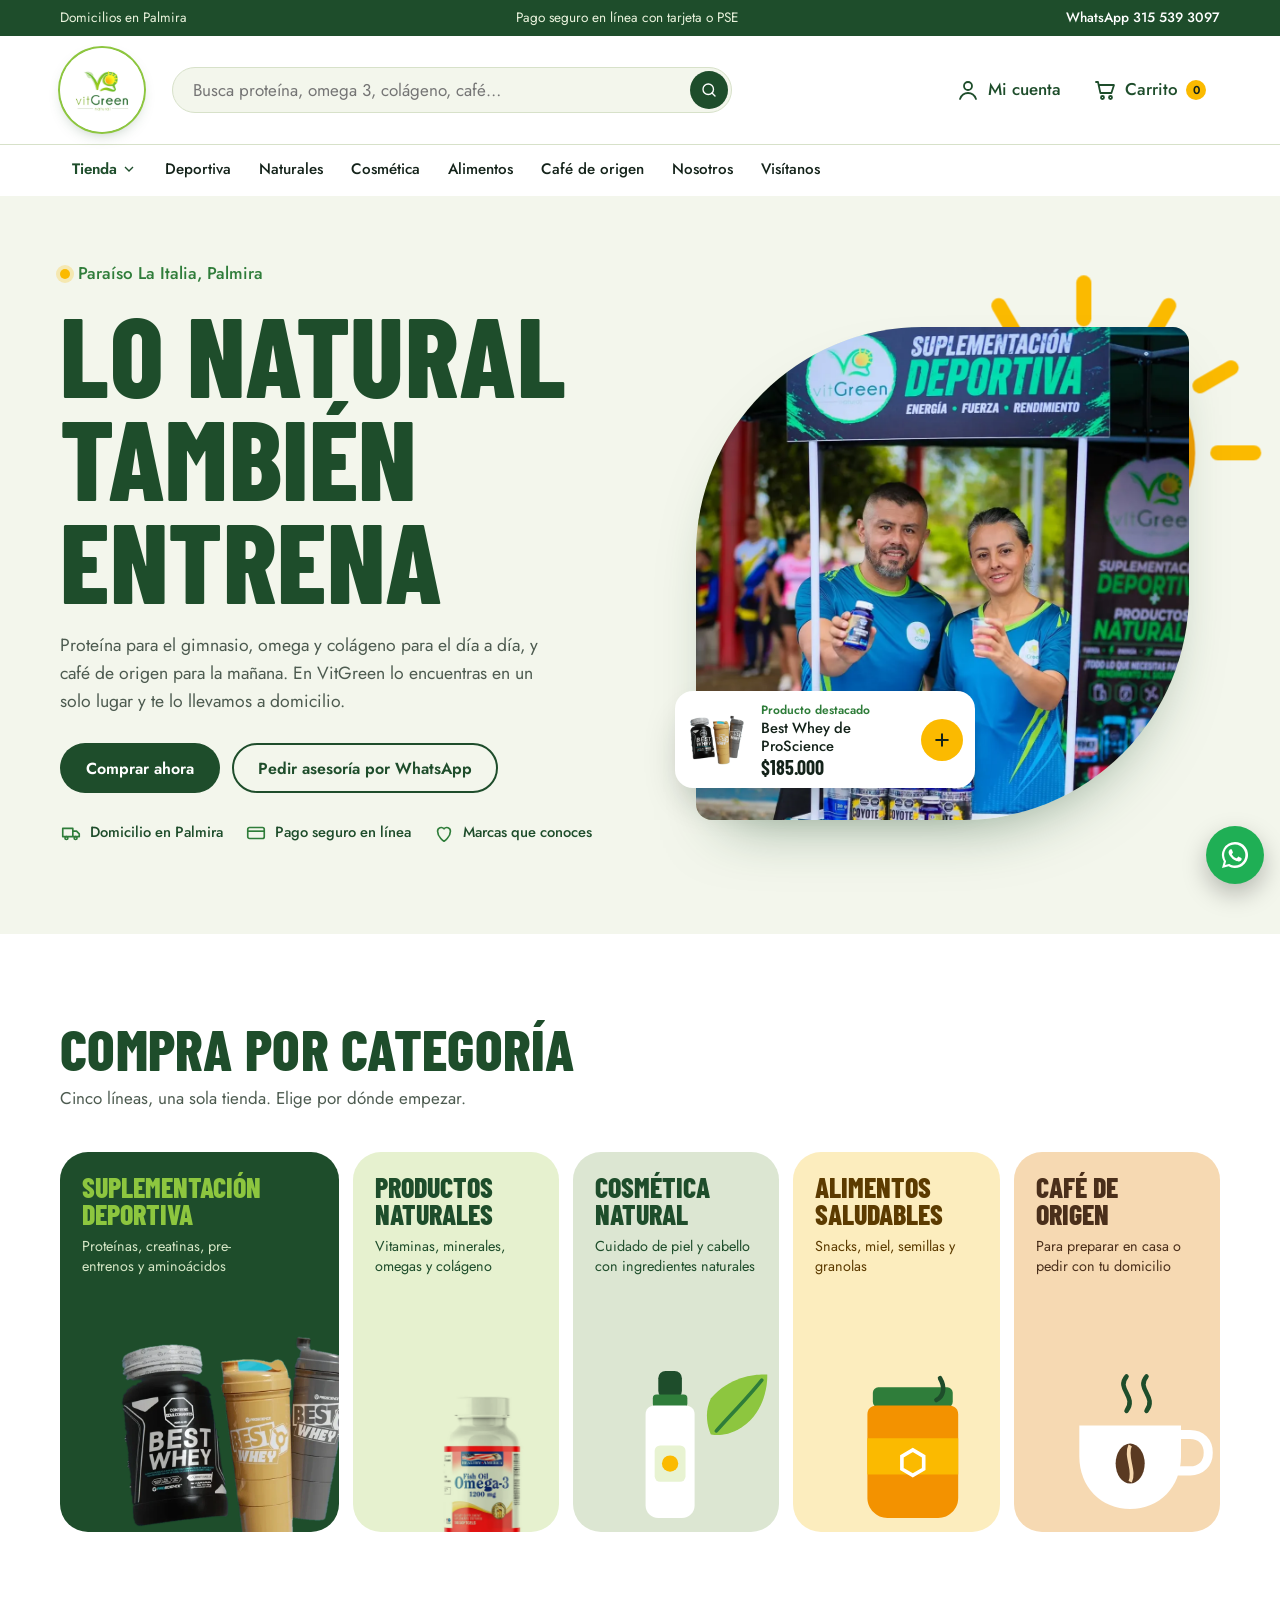
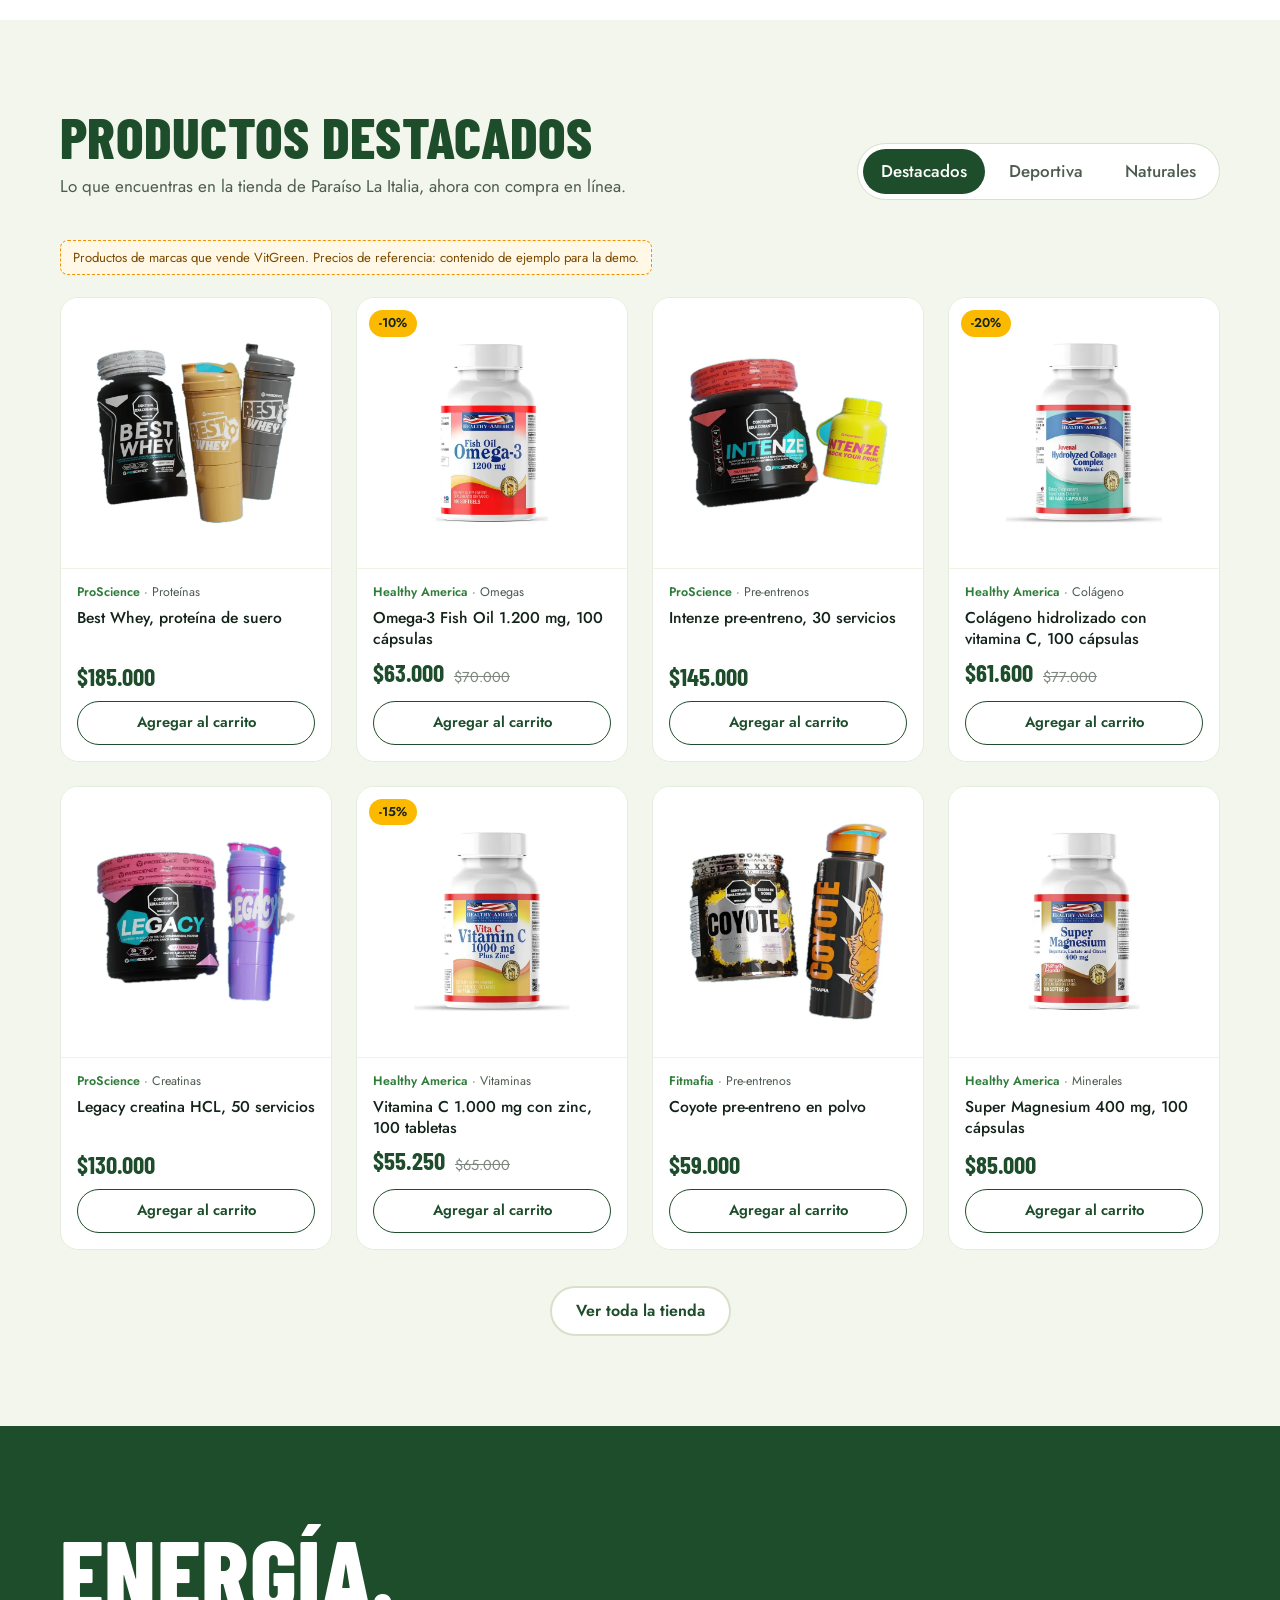
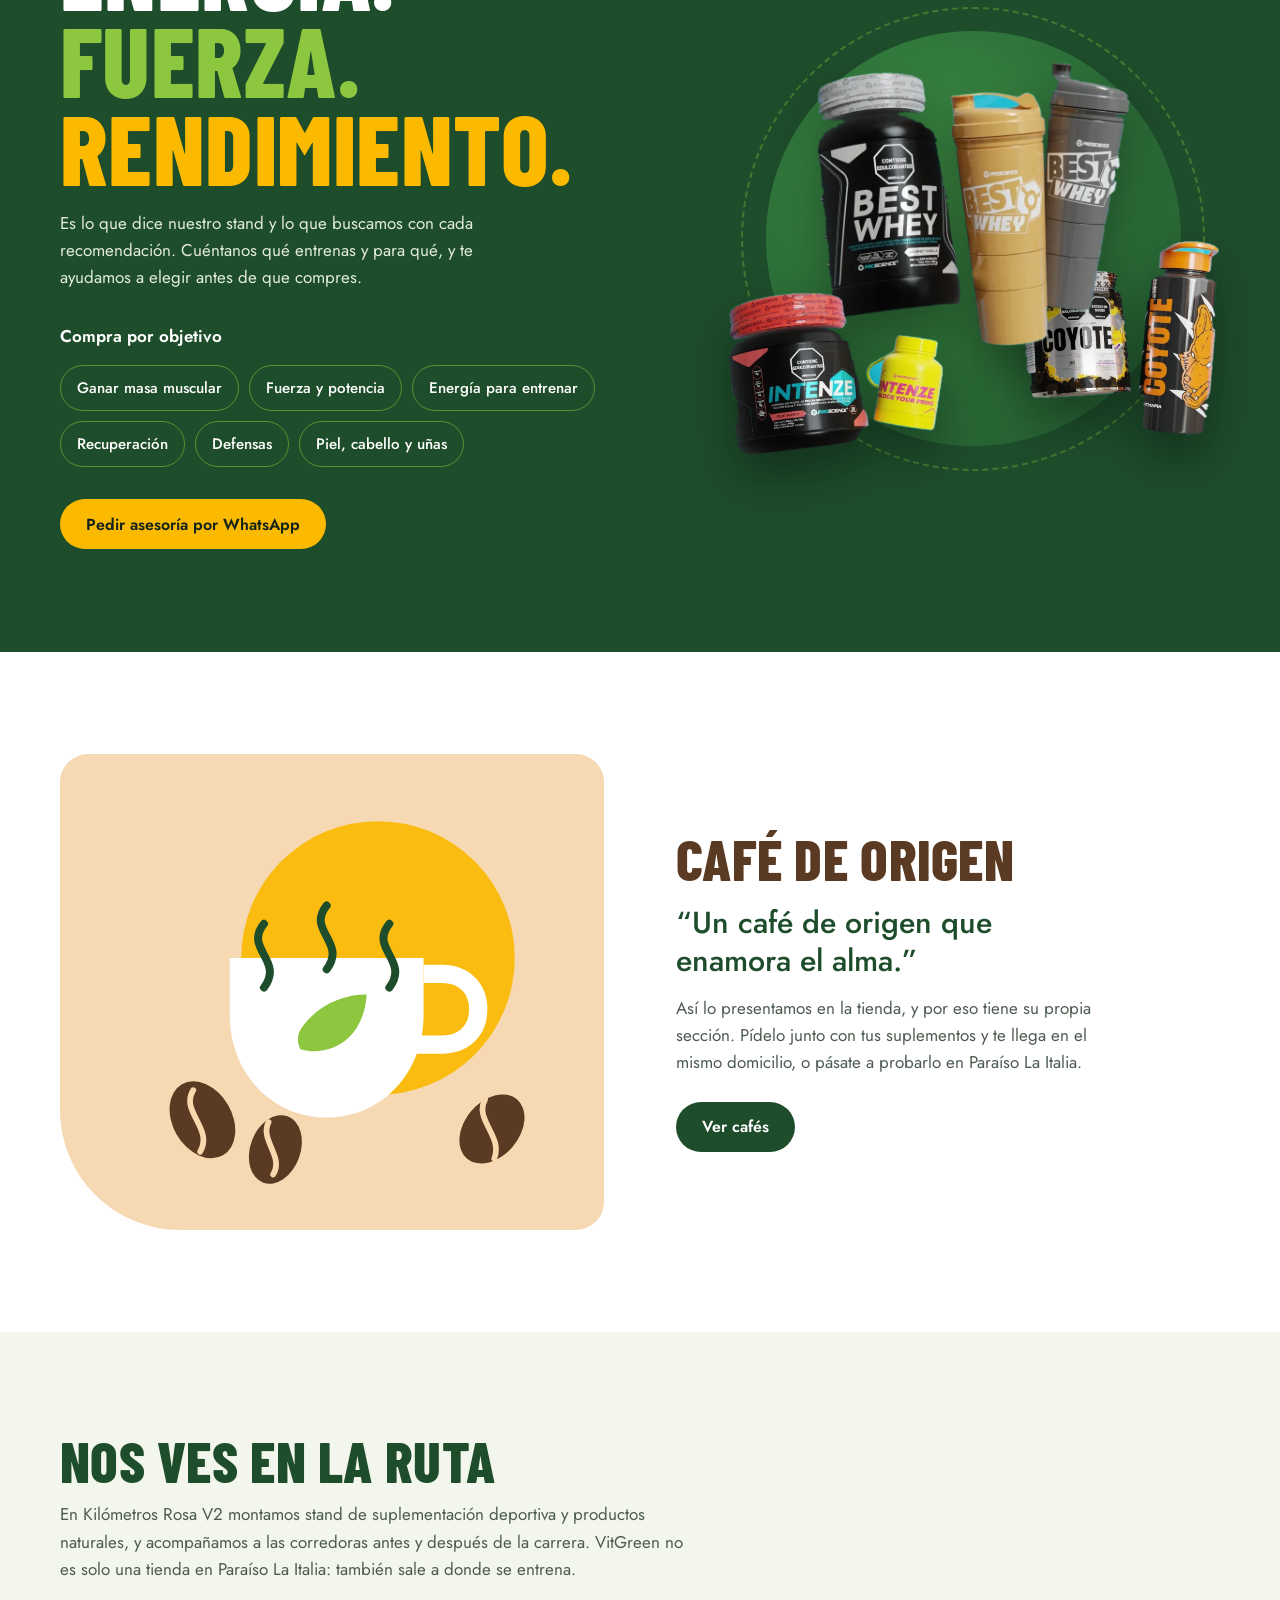
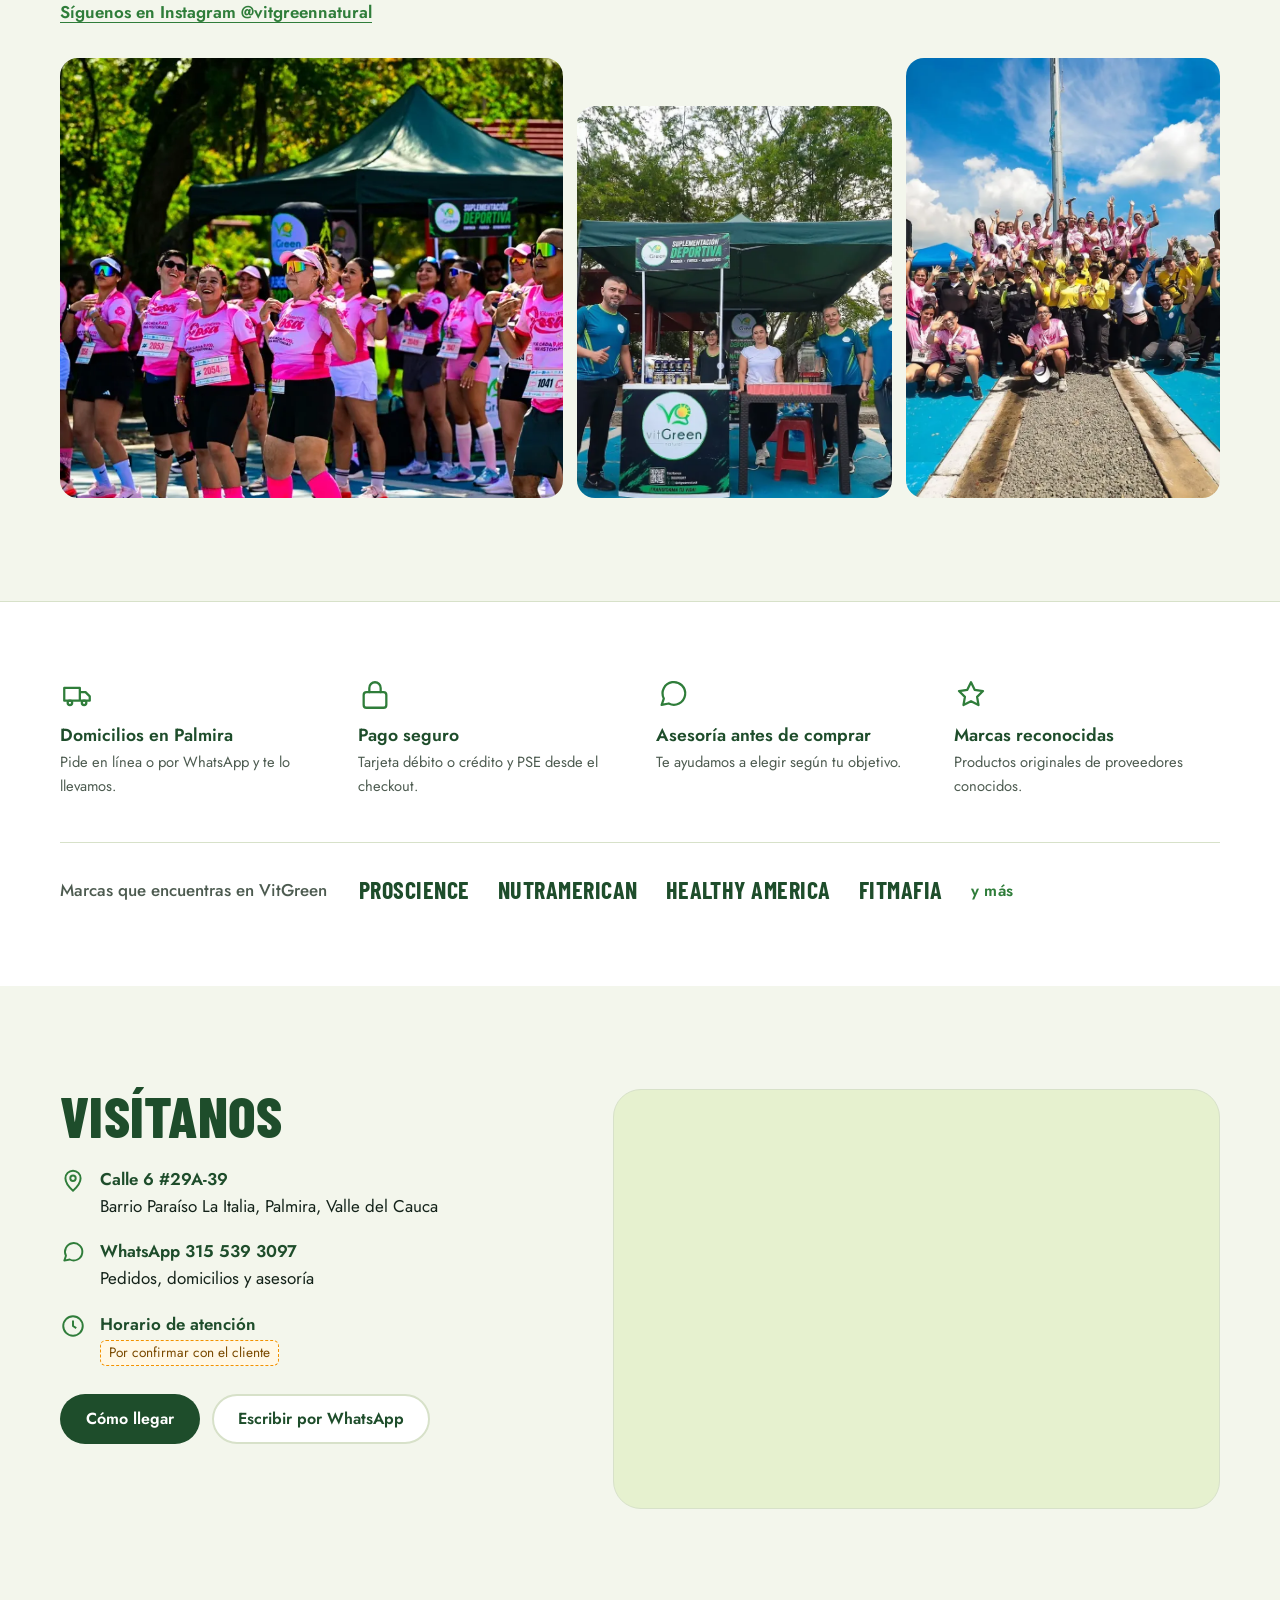
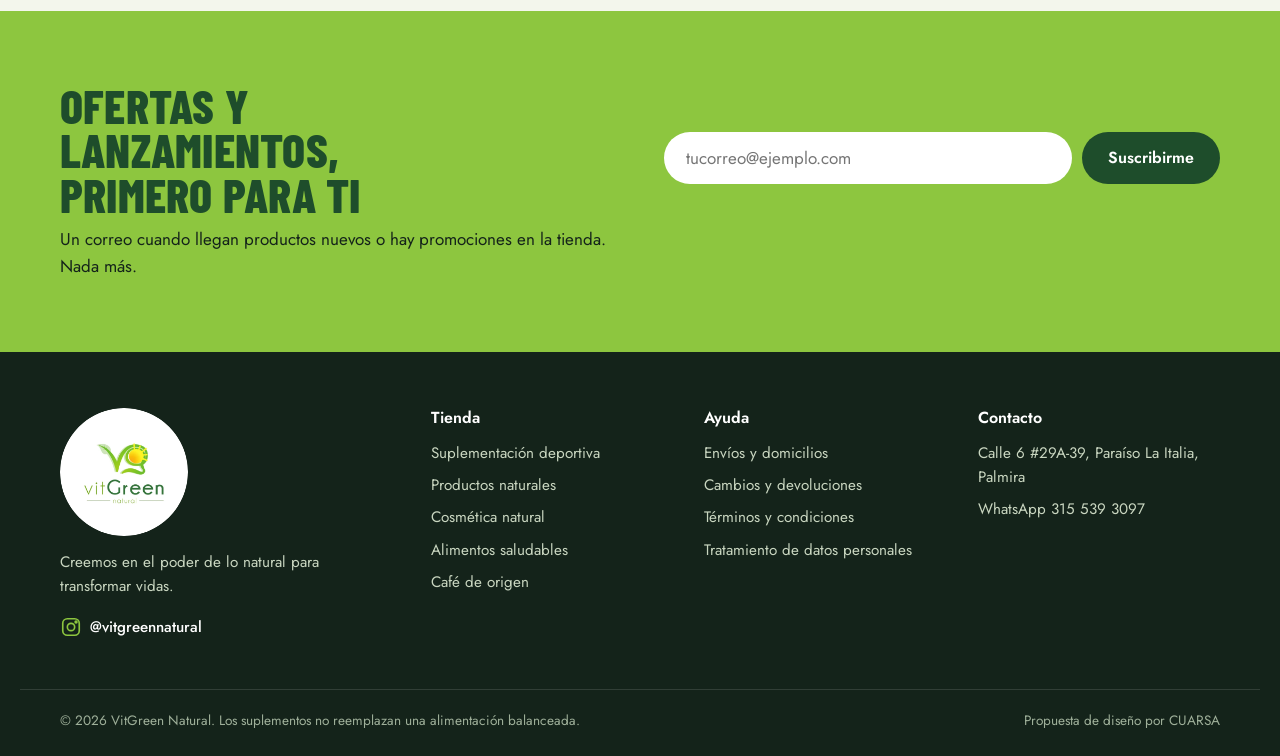
<file: vitgreen-natural/index.html>
<!DOCTYPE html>
<html lang="es-CO">
<head>
  <meta charset="utf-8">
  <meta name="viewport" content="width=device-width, initial-scale=1">
  <meta name="robots" content="noindex, nofollow">
  <title>VitGreen Natural | Suplementos y productos naturales en Palmira</title>
  <meta name="description" content="Suplementación deportiva, productos naturales, cosmética natural, alimentos saludables y café de origen. Tienda en Palmira con domicilio y pago en línea.">
  <link rel="icon" type="image/png" href="assets/img/isotipo.png">
  <link rel="preconnect" href="https://fonts.googleapis.com">
  <link rel="preconnect" href="https://fonts.gstatic.com" crossorigin>
  <link href="https://fonts.googleapis.com/css2?family=Barlow+Condensed:wght@600;700;800&family=Jost:wght@400;500;600&display=swap" rel="stylesheet">
  <link rel="stylesheet" href="assets/css/styles.css">
</head>
<body>
<!--
  Guía de réplica en WordPress + WooCommerce + Elementor Pro (sin plugins adicionales).
  Cada bloque lleva un comentario "Elementor:" con el widget o plantilla equivalente.
  Kit global: colores y tipografías definidos en :root (styles.css) -> Site Settings > Global Colors / Global Fonts.
-->

<a class="skip" href="#contenido">Saltar al contenido</a>

<!-- Elementor: Theme Builder > Header (sticky con Motion Effects). Contenedor superior con Text Editor + Icon List -->
<div class="topbar">
  <div class="wrap topbar__in">
    <p>Domicilios en Palmira</p>
    <p class="topbar__mid">Pago seguro en línea con tarjeta o PSE</p>
    <a href="https://wa.me/573155393097" target="_blank" rel="noopener">WhatsApp 315 539 3097</a>
  </div>
</div>

<header class="header" id="header">
  <div class="wrap header__in">
    <button class="header__burger" id="burger" aria-label="Abrir menú" aria-expanded="false" aria-controls="drawer">
      <span></span><span></span><span></span>
    </button>
    <!-- Elementor: Site Logo. El logo SIEMPRE va dentro del círculo blanco (logo-vitgreen-circulo.webp), por indicación del cliente -->
    <a class="header__logo logo-circ" href="#inicio" aria-label="VitGreen Natural, inicio">
      <img src="assets/img/logo-vitgreen-circulo.webp" alt="VitGreen Natural" width="480" height="480">
    </a>
    <!-- Elementor: Search (Pro) -->
    <form class="search" role="search" onsubmit="return false">
      <label class="sr" for="q">Buscar productos</label>
      <input id="q" type="search" placeholder="Busca proteína, omega 3, colágeno, café…">
      <button type="submit" aria-label="Buscar">
        <svg viewBox="0 0 24 24" aria-hidden="true"><circle cx="11" cy="11" r="7"/><path d="m20 20-4-4"/></svg>
      </button>
    </form>
    <div class="header__actions">
      <!-- Elementor: Icon (enlace a /mi-cuenta/) -->
      <a class="icon-btn" href="#" aria-label="Mi cuenta">
        <svg viewBox="0 0 24 24" aria-hidden="true"><circle cx="12" cy="8" r="4"/><path d="M4 21c1.5-4 4.5-6 8-6s6.5 2 8 6"/></svg>
        <span class="icon-btn__txt">Mi cuenta</span>
      </a>
      <!-- Elementor: Menu Cart (WooCommerce) -->
      <button class="icon-btn cart-btn" id="cartBtn" aria-label="Abrir carrito" aria-controls="cart">
        <svg viewBox="0 0 24 24" aria-hidden="true"><path d="M3 4h2l2.4 11h11L21 7H7"/><circle cx="9.5" cy="19.5" r="1.5"/><circle cx="17.5" cy="19.5" r="1.5"/></svg>
        <span class="icon-btn__txt">Carrito</span>
        <span class="cart-count" id="cartCount">0</span>
      </button>
    </div>
  </div>

  <!-- Elementor: Menu (Pro) con Mega Menu: el ítem "Tienda" usa un dropdown de contenido -->
  <nav class="nav" aria-label="Principal">
    <div class="wrap">
      <ul class="nav__list">
        <li class="nav__item nav__item--mega">
          <button class="nav__link nav__mega-btn" aria-expanded="false" aria-controls="mega">Tienda
            <svg viewBox="0 0 24 24" aria-hidden="true"><path d="m6 9 6 6 6-6"/></svg>
          </button>
          <div class="mega" id="mega">
            <div class="wrap mega__in">
              <div class="mega__col">
                <a class="mega__title" href="#tienda">Suplementación deportiva</a>
                <a href="#tienda">Proteínas</a><a href="#tienda">Creatinas</a><a href="#tienda">Pre-entrenos</a><a href="#tienda">Aminoácidos</a><a href="#tienda">Ganadores de peso</a>
              </div>
              <div class="mega__col">
                <a class="mega__title" href="#tienda">Productos naturales</a>
                <a href="#tienda">Vitaminas</a><a href="#tienda">Minerales</a><a href="#tienda">Omegas</a><a href="#tienda">Colágeno</a><a href="#tienda">Digestión</a>
              </div>
              <div class="mega__col">
                <a class="mega__title" href="#categorias">Cosmética natural</a>
                <a href="#categorias">Rostro</a><a href="#categorias">Cabello</a><a href="#categorias">Cuerpo</a>
                <a class="mega__title mega__title--gap" href="#categorias">Alimentos saludables</a>
                <a href="#categorias">Snacks</a><a href="#categorias">Miel y endulzantes</a><a href="#categorias">Semillas y granolas</a>
              </div>
              <a class="mega__promo" href="#cafe">
                <span class="mega__promo-k">Café de origen</span>
                <span class="mega__promo-t">Pídelo junto con tus suplementos en el mismo domicilio</span>
                <span class="mega__promo-l">Ver cafés</span>
              </a>
            </div>
          </div>
        </li>
        <li class="nav__item"><a class="nav__link" href="#deportiva">Deportiva</a></li>
        <li class="nav__item"><a class="nav__link" href="#tienda">Naturales</a></li>
        <li class="nav__item"><a class="nav__link" href="#categorias">Cosmética</a></li>
        <li class="nav__item"><a class="nav__link" href="#categorias">Alimentos</a></li>
        <li class="nav__item"><a class="nav__link" href="#cafe">Café de origen</a></li>
        <li class="nav__item"><a class="nav__link" href="#comunidad">Nosotros</a></li>
        <li class="nav__item"><a class="nav__link" href="#visitanos">Visítanos</a></li>
      </ul>
    </div>
  </nav>
</header>

<!-- Elementor: Off-Canvas (Pro) para menú móvil -->
<div class="drawer" id="drawer" aria-hidden="true">
  <div class="drawer__panel" role="dialog" aria-label="Menú">
    <div class="drawer__head">
      <img class="logo-circ" src="assets/img/logo-vitgreen-circulo.webp" alt="VitGreen Natural" width="480" height="480">
      <button class="drawer__close" data-close="drawer" aria-label="Cerrar menú">
        <svg viewBox="0 0 24 24" aria-hidden="true"><path d="M6 6l12 12M18 6 6 18"/></svg>
      </button>
    </div>
    <form class="search search--drawer" role="search" onsubmit="return false">
      <label class="sr" for="q2">Buscar productos</label>
      <input id="q2" type="search" placeholder="Buscar productos">
      <button type="submit" aria-label="Buscar"><svg viewBox="0 0 24 24" aria-hidden="true"><circle cx="11" cy="11" r="7"/><path d="m20 20-4-4"/></svg></button>
    </form>
    <ul class="drawer__nav">
      <li><a href="#deportiva">Suplementación deportiva</a></li>
      <li><a href="#tienda">Productos naturales</a></li>
      <li><a href="#categorias">Cosmética natural</a></li>
      <li><a href="#categorias">Alimentos saludables</a></li>
      <li><a href="#cafe">Café de origen</a></li>
      <li><a href="#comunidad">Nosotros</a></li>
      <li><a href="#visitanos">Visítanos</a></li>
    </ul>
    <a class="btn btn--wa drawer__wa" href="https://wa.me/573155393097" target="_blank" rel="noopener">Escríbenos por WhatsApp</a>
  </div>
</div>

<main id="contenido">

  <!-- ============ HERO ============
       Elementor: Contenedor 2 columnas. Heading + Text Editor + 2 Buttons + Icon List.
       Sol: Image (SVG) con Entrance Animation "Rotate In" o Motion Effects > Rotate. Foto: Image con máscara (Mask, Elementor 3.x) o border-radius en Custom CSS. -->
  <section class="hero" id="inicio">
    <div class="wrap hero__in">
      <div class="hero__copy">
        <p class="hero__place">Paraíso La Italia, Palmira</p>
        <h1 class="hero__title">Lo natural también entrena</h1>
        <p class="hero__lead">Proteína para el gimnasio, omega y colágeno para el día a día, y café de origen para la mañana. En VitGreen lo encuentras en un solo lugar y te lo llevamos a domicilio.</p>
        <div class="hero__ctas">
          <a class="btn btn--primary" href="#tienda">Comprar ahora</a>
          <a class="btn btn--ghost" href="https://wa.me/573155393097?text=Hola%20VitGreen%2C%20quiero%20asesor%C3%ADa%20para%20elegir%20un%20suplemento" target="_blank" rel="noopener">Pedir asesoría por WhatsApp</a>
        </div>
        <ul class="hero__facts">
          <li><svg viewBox="0 0 24 24" aria-hidden="true"><path d="M3 7h11v9H3zM14 10h4l3 3v3h-7"/><circle cx="7" cy="17.5" r="1.6"/><circle cx="17" cy="17.5" r="1.6"/></svg>Domicilio en Palmira</li>
          <li><svg viewBox="0 0 24 24" aria-hidden="true"><rect x="3" y="6" width="18" height="12" rx="2"/><path d="M3 10h18"/></svg>Pago seguro en línea</li>
          <li><svg viewBox="0 0 24 24" aria-hidden="true"><path d="M12 21s-7-4.5-7-11a4 4 0 0 1 7-2.6A4 4 0 0 1 19 10c0 6.5-7 11-7 11z"/></svg>Marcas que conoces</li>
        </ul>
      </div>

      <div class="hero__visual">
        <svg class="sun" viewBox="0 0 400 400" aria-hidden="true">
          <defs>
            <radialGradient id="sunG" cx="40%" cy="38%" r="70%">
              <stop offset="0" stop-color="#FFE15A"/>
              <stop offset=".55" stop-color="#FBBA00"/>
              <stop offset="1" stop-color="#F39200"/>
            </radialGradient>
          </defs>
          <g class="sun__rays" stroke="#FBBA00" stroke-width="16" stroke-linecap="round">
            <line x1="200" y1="20" x2="200" y2="58"/>
            <line x1="290" y1="44" x2="271" y2="77"/>
            <line x1="356" y1="110" x2="323" y2="129"/>
            <line x1="380" y1="200" x2="342" y2="200"/>
            <line x1="110" y1="44" x2="129" y2="77"/>
            <line x1="44" y1="110" x2="77" y2="129"/>
            <line x1="20" y1="200" x2="58" y2="200"/>
          </g>
          <circle class="sun__core" cx="200" cy="200" r="118" fill="url(#sunG)"/>
        </svg>
        <figure class="hero__photo">
          <img src="assets/img/equipo-vitgreen.webp" alt="Equipo de VitGreen Natural en su stand de suplementación deportiva, con un frasco de suplemento y un vaso de muestra" width="1100" height="1100" fetchpriority="high">
        </figure>
        <!-- Elementor: Loop Item (plantilla de producto) en un Loop Grid de 1 producto destacado -->
        <article class="hero__pick">
          <img src="assets/img/productos/best-whey.webp" alt="" width="800" height="800">
          <div>
            <p class="hero__pick-k">Producto destacado</p>
            <p class="hero__pick-n">Best Whey de ProScience</p>
            <p class="hero__pick-p">$185.000</p>
          </div>
          <button class="hero__pick-add add" data-id="best-whey" aria-label="Agregar Best Whey al carrito">
            <svg viewBox="0 0 24 24" aria-hidden="true"><path d="M12 5v14M5 12h14"/></svg>
          </button>
        </article>
      </div>
    </div>
  </section>

  <!-- ============ CATEGORÍAS ============
       Elementor: Contenedor Grid (5 columnas desktop / scroll horizontal móvil). Cada tarjeta = Contenedor con enlace a la categoría de producto + Heading + Image. -->
  <section class="cats" id="categorias" aria-labelledby="cats-t">
    <div class="wrap">
      <div class="sec-head">
        <h2 id="cats-t">Compra por categoría</h2>
        <p>Cinco líneas, una sola tienda. Elige por dónde empezar.</p>
      </div>
      <div class="cats__grid">
        <a class="cat cat--sport" href="#deportiva">
          <span class="cat__name">Suplementación deportiva</span>
          <span class="cat__sub">Proteínas, creatinas, pre-entrenos y aminoácidos</span>
          <img class="cat__img" src="assets/img/productos/best-whey-recorte.webp" alt="" width="672" height="608" loading="lazy">
        </a>
        <a class="cat cat--nat" href="#tienda">
          <span class="cat__name">Productos naturales</span>
          <span class="cat__sub">Vitaminas, minerales, omegas y colágeno</span>
          <img class="cat__img cat__img--mult" src="assets/img/productos/omega3.webp" alt="" width="800" height="800" loading="lazy">
        </a>
        <a class="cat cat--cosm" href="#categorias">
          <span class="cat__name">Cosmética natural</span>
          <span class="cat__sub">Cuidado de piel y cabello con ingredientes naturales</span>
          <svg class="cat__ill" viewBox="0 0 200 200" aria-hidden="true">
            <path d="M120 52c26-30 62-26 62-26s2 38-28 58c-18 12-34 8-34 8s-10-20 0-40z" fill="#8DC63F"/>
            <path d="M126 88c14-16 34-36 50-56" stroke="#2F7D3A" stroke-width="4" fill="none" stroke-linecap="round"/>
            <rect x="62" y="22" width="26" height="30" rx="8" fill="#1E4D2B"/>
            <rect x="56" y="48" width="38" height="14" rx="4" fill="#2F7D3A"/>
            <path d="M48 70c0-6 4-10 10-10h34c6 0 10 4 10 10v100c0 8-6 14-14 14H62c-8 0-14-6-14-14z" fill="#FFFFFF"/>
            <rect x="58" y="104" width="34" height="40" rx="6" fill="#E8F3D2"/>
            <circle cx="75" cy="124" r="9" fill="#FBBA00"/>
          </svg>
        </a>
        <a class="cat cat--food" href="#categorias">
          <span class="cat__name">Alimentos saludables</span>
          <span class="cat__sub">Snacks, miel, semillas y granolas</span>
          <svg class="cat__ill" viewBox="0 0 200 200" aria-hidden="true">
            <rect x="56" y="40" width="88" height="22" rx="6" fill="#2F7D3A"/>
            <path d="M50 70c0-6 4-10 10-10h80c6 0 10 4 10 10v92c0 12-10 22-22 22H72c-12 0-22-10-22-22z" fill="#F39200"/>
            <path d="M50 96h100v40H50z" fill="#FBBA00"/>
            <path d="M88 116l12-7 12 7v14l-12 7-12-7z" fill="none" stroke="#FFFFFF" stroke-width="4"/>
            <path d="M130 30c6 10 4 20-4 24" stroke="#1E4D2B" stroke-width="5" fill="none" stroke-linecap="round"/>
          </svg>
        </a>
        <a class="cat cat--cafe" href="#cafe">
          <span class="cat__name">Café de origen</span>
          <span class="cat__sub">Para preparar en casa o pedir con tu domicilio</span>
          <svg class="cat__ill" viewBox="0 0 200 200" aria-hidden="true">
            <path d="M92 28c-12 14 12 22 0 38M114 28c-12 14 12 22 0 38" stroke="#1E4D2B" stroke-width="5" fill="none" stroke-linecap="round"/>
            <path d="M40 82h112v34c0 34-24 58-56 58S40 150 40 116z" fill="#FFFFFF"/>
            <path d="M152 92h10c12 0 20 8 20 20s-8 20-20 20h-14" stroke="#FFFFFF" stroke-width="10" fill="none"/>
            <ellipse cx="96" cy="124" rx="16" ry="22" fill="#5A3A22"/>
            <path d="M96 104c-6 12 6 28 0 40" stroke="#F8D9AE" stroke-width="4" fill="none"/>
          </svg>
        </a>
      </div>
    </div>
  </section>

  <!-- ============ PRODUCTOS ============
       Elementor: Taxonomy Filter (Pro) conectado a un Loop Grid de productos (query: product, destacados).
       La tarjeta es un Loop Item: Featured Image + Product Title + Product Price + Add To Cart (WooCommerce). Insignia "Oferta" = widget nativo de WooCommerce (Sale badge). -->
  <section class="shop" id="tienda" aria-labelledby="shop-t">
    <div class="wrap">
      <div class="sec-head sec-head--row">
        <div>
          <h2 id="shop-t">Productos destacados</h2>
          <p>Lo que encuentras en la tienda de Paraíso La Italia, ahora con compra en línea.</p>
        </div>
        <div class="tabs" role="tablist" aria-label="Filtrar productos">
          <button class="tab is-on" role="tab" aria-selected="true" data-filter="top">Destacados</button>
          <button class="tab" role="tab" aria-selected="false" data-filter="sport">Deportiva</button>
          <button class="tab" role="tab" aria-selected="false" data-filter="nat">Naturales</button>
        </div>
      </div>
      <p class="demo-note">Productos de marcas que vende VitGreen. Precios de referencia: contenido de ejemplo para la demo.</p>
      <div class="grid" id="grid">
        <article class="card" data-cat="sport top" data-id="best-whey" data-name="Best Whey, proteína de suero" data-brand="ProScience" data-price="185000">
          <a class="card__media" href="#tienda" tabindex="-1" aria-hidden="true">
            <img src="assets/img/productos/best-whey.webp" alt="" width="800" height="800" loading="lazy">
          </a>
          <div class="card__body">
            <p class="card__brand">ProScience <span>· Proteínas</span></p>
            <h3 class="card__name"><a href="#tienda">Best Whey, proteína de suero</a></h3>
            <p class="card__price"><span class="card__now">$185.000</span></p>
            <button class="card__add add" data-id="best-whey">Agregar al carrito</button>
          </div>
        </article>
        <article class="card" data-cat="nat top" data-id="omega3" data-name="Omega-3 Fish Oil 1.200 mg, 100 cápsulas" data-brand="Healthy America" data-price="63000">
          <a class="card__media" href="#tienda" tabindex="-1" aria-hidden="true">
            <span class="card__badge">-10%</span><img src="assets/img/productos/omega3.webp" alt="" width="800" height="800" loading="lazy">
          </a>
          <div class="card__body">
            <p class="card__brand">Healthy America <span>· Omegas</span></p>
            <h3 class="card__name"><a href="#tienda">Omega-3 Fish Oil 1.200 mg, 100 cápsulas</a></h3>
            <p class="card__price"><span class="card__now">$63.000</span><s class="card__old"><span class="sr">Antes </span>$70.000</s></p>
            <button class="card__add add" data-id="omega3">Agregar al carrito</button>
          </div>
        </article>
        <article class="card" data-cat="sport top" data-id="intenze" data-name="Intenze pre-entreno, 30 servicios" data-brand="ProScience" data-price="145000">
          <a class="card__media" href="#tienda" tabindex="-1" aria-hidden="true">
            <img src="assets/img/productos/intenze.webp" alt="" width="800" height="800" loading="lazy">
          </a>
          <div class="card__body">
            <p class="card__brand">ProScience <span>· Pre-entrenos</span></p>
            <h3 class="card__name"><a href="#tienda">Intenze pre-entreno, 30 servicios</a></h3>
            <p class="card__price"><span class="card__now">$145.000</span></p>
            <button class="card__add add" data-id="intenze">Agregar al carrito</button>
          </div>
        </article>
        <article class="card" data-cat="nat top" data-id="colageno" data-name="Colágeno hidrolizado con vitamina C, 100 cápsulas" data-brand="Healthy America" data-price="61600">
          <a class="card__media" href="#tienda" tabindex="-1" aria-hidden="true">
            <span class="card__badge">-20%</span><img src="assets/img/productos/colageno.webp" alt="" width="800" height="800" loading="lazy">
          </a>
          <div class="card__body">
            <p class="card__brand">Healthy America <span>· Colágeno</span></p>
            <h3 class="card__name"><a href="#tienda">Colágeno hidrolizado con vitamina C, 100 cápsulas</a></h3>
            <p class="card__price"><span class="card__now">$61.600</span><s class="card__old"><span class="sr">Antes </span>$77.000</s></p>
            <button class="card__add add" data-id="colageno">Agregar al carrito</button>
          </div>
        </article>
        <article class="card" data-cat="sport top" data-id="legacy-50" data-name="Legacy creatina HCL, 50 servicios" data-brand="ProScience" data-price="130000">
          <a class="card__media" href="#tienda" tabindex="-1" aria-hidden="true">
            <img src="assets/img/productos/legacy-50.webp" alt="" width="800" height="800" loading="lazy">
          </a>
          <div class="card__body">
            <p class="card__brand">ProScience <span>· Creatinas</span></p>
            <h3 class="card__name"><a href="#tienda">Legacy creatina HCL, 50 servicios</a></h3>
            <p class="card__price"><span class="card__now">$130.000</span></p>
            <button class="card__add add" data-id="legacy-50">Agregar al carrito</button>
          </div>
        </article>
        <article class="card" data-cat="nat top" data-id="vitc" data-name="Vitamina C 1.000 mg con zinc, 100 tabletas" data-brand="Healthy America" data-price="55250">
          <a class="card__media" href="#tienda" tabindex="-1" aria-hidden="true">
            <span class="card__badge">-15%</span><img src="assets/img/productos/vitc.webp" alt="" width="800" height="800" loading="lazy">
          </a>
          <div class="card__body">
            <p class="card__brand">Healthy America <span>· Vitaminas</span></p>
            <h3 class="card__name"><a href="#tienda">Vitamina C 1.000 mg con zinc, 100 tabletas</a></h3>
            <p class="card__price"><span class="card__now">$55.250</span><s class="card__old"><span class="sr">Antes </span>$65.000</s></p>
            <button class="card__add add" data-id="vitc">Agregar al carrito</button>
          </div>
        </article>
        <article class="card" data-cat="sport top" data-id="coyote" data-name="Coyote pre-entreno en polvo" data-brand="Fitmafia" data-price="59000">
          <a class="card__media" href="#tienda" tabindex="-1" aria-hidden="true">
            <img src="assets/img/productos/coyote.webp" alt="" width="800" height="800" loading="lazy">
          </a>
          <div class="card__body">
            <p class="card__brand">Fitmafia <span>· Pre-entrenos</span></p>
            <h3 class="card__name"><a href="#tienda">Coyote pre-entreno en polvo</a></h3>
            <p class="card__price"><span class="card__now">$59.000</span></p>
            <button class="card__add add" data-id="coyote">Agregar al carrito</button>
          </div>
        </article>
        <article class="card" data-cat="nat top" data-id="magnesium" data-name="Super Magnesium 400 mg, 100 cápsulas" data-brand="Healthy America" data-price="85000">
          <a class="card__media" href="#tienda" tabindex="-1" aria-hidden="true">
            <img src="assets/img/productos/magnesium.webp" alt="" width="800" height="800" loading="lazy">
          </a>
          <div class="card__body">
            <p class="card__brand">Healthy America <span>· Minerales</span></p>
            <h3 class="card__name"><a href="#tienda">Super Magnesium 400 mg, 100 cápsulas</a></h3>
            <p class="card__price"><span class="card__now">$85.000</span></p>
            <button class="card__add add" data-id="magnesium">Agregar al carrito</button>
          </div>
        </article>
        <article class="card" data-cat="nat" data-id="biotin" data-name="Biotina 900 mcg, 120 cápsulas" data-brand="Healthy America" data-price="50000" hidden>
          <a class="card__media" href="#tienda" tabindex="-1" aria-hidden="true">
            <img src="assets/img/productos/biotin.webp" alt="" width="800" height="800" loading="lazy">
          </a>
          <div class="card__body">
            <p class="card__brand">Healthy America <span>· Cabello y uñas</span></p>
            <h3 class="card__name"><a href="#tienda">Biotina 900 mcg, 120 cápsulas</a></h3>
            <p class="card__price"><span class="card__now">$50.000</span></p>
            <button class="card__add add" data-id="biotin">Agregar al carrito</button>
          </div>
        </article>
        <article class="card" data-cat="nat" data-id="curcuma" data-name="Cúrcuma y jengibre, 60 gomitas" data-brand="Healthy America" data-price="48000" hidden>
          <a class="card__media" href="#tienda" tabindex="-1" aria-hidden="true">
            <span class="card__badge">-20%</span><img src="assets/img/productos/curcuma.webp" alt="" width="800" height="800" loading="lazy">
          </a>
          <div class="card__body">
            <p class="card__brand">Healthy America <span>· Bienestar</span></p>
            <h3 class="card__name"><a href="#tienda">Cúrcuma y jengibre, 60 gomitas</a></h3>
            <p class="card__price"><span class="card__now">$48.000</span><s class="card__old"><span class="sr">Antes </span>$60.000</s></p>
            <button class="card__add add" data-id="curcuma">Agregar al carrito</button>
          </div>
        </article>
        <article class="card" data-cat="nat" data-id="espirulina" data-name="Espirulina 1.200 mg" data-brand="Healthy America" data-price="58500" hidden>
          <a class="card__media" href="#tienda" tabindex="-1" aria-hidden="true">
            <span class="card__badge">-10%</span><img src="assets/img/productos/espirulina.webp" alt="" width="800" height="800" loading="lazy">
          </a>
          <div class="card__body">
            <p class="card__brand">Healthy America <span>· Superalimentos</span></p>
            <h3 class="card__name"><a href="#tienda">Espirulina 1.200 mg</a></h3>
            <p class="card__price"><span class="card__now">$58.500</span><s class="card__old"><span class="sr">Antes </span>$65.000</s></p>
            <button class="card__add add" data-id="espirulina">Agregar al carrito</button>
          </div>
        </article>
        <article class="card" data-cat="nat" data-id="te-verde" data-name="Extracto de té verde 320 mg, 60 cápsulas" data-brand="Healthy America" data-price="31800" hidden>
          <a class="card__media" href="#tienda" tabindex="-1" aria-hidden="true">
            <span class="card__badge">-40%</span><img src="assets/img/productos/te-verde.webp" alt="" width="800" height="800" loading="lazy">
          </a>
          <div class="card__body">
            <p class="card__brand">Healthy America <span>· Metabolismo</span></p>
            <h3 class="card__name"><a href="#tienda">Extracto de té verde 320 mg, 60 cápsulas</a></h3>
            <p class="card__price"><span class="card__now">$31.800</span><s class="card__old"><span class="sr">Antes </span>$53.000</s></p>
            <button class="card__add add" data-id="te-verde">Agregar al carrito</button>
          </div>
        </article>
      </div>
      <div class="shop__more"><a class="btn btn--outline" href="#tienda">Ver toda la tienda</a></div>
    </div>
  </section>

  <!-- ============ DEPORTIVA (bloque oscuro) ============
       Elementor: Contenedor con fondo #1E4D2B. Heading + Text + Buttons (objetivos, enlazan a categorías filtradas) + Images superpuestas con posición absoluta. -->
  <section class="sport" id="deportiva" aria-labelledby="sport-t">
    <div class="wrap sport__in">
      <div class="sport__copy">
        <h2 id="sport-t" class="sport__title"><span>Energía.</span> <span>Fuerza.</span> <span>Rendimiento.</span></h2>
        <p>Es lo que dice nuestro stand y lo que buscamos con cada recomendación. Cuéntanos qué entrenas y para qué, y te ayudamos a elegir antes de que compres.</p>
        <p class="sport__k" id="goals-t">Compra por objetivo</p>
        <ul class="goals" aria-labelledby="goals-t">
          <li><a href="#tienda" data-goto="sport">Ganar masa muscular</a></li>
          <li><a href="#tienda" data-goto="sport">Fuerza y potencia</a></li>
          <li><a href="#tienda" data-goto="sport">Energía para entrenar</a></li>
          <li><a href="#tienda" data-goto="sport">Recuperación</a></li>
          <li><a href="#tienda" data-goto="nat">Defensas</a></li>
          <li><a href="#tienda" data-goto="nat">Piel, cabello y uñas</a></li>
        </ul>
        <a class="btn btn--sun" href="https://wa.me/573155393097?text=Hola%20VitGreen%2C%20quiero%20asesor%C3%ADa%20seg%C3%BAn%20mi%20objetivo" target="_blank" rel="noopener">Pedir asesoría por WhatsApp</a>
      </div>
      <div class="sport__visual" aria-hidden="true">
        <div class="sport__disc"></div>
        <img class="sport__p sport__p--a" src="assets/img/productos/best-whey-recorte.webp" alt="" width="672" height="608" loading="lazy">
        <img class="sport__p sport__p--b" src="assets/img/productos/intenze-recorte.webp" alt="" width="672" height="507" loading="lazy">
        <img class="sport__p sport__p--c" src="assets/img/productos/coyote-recorte.webp" alt="" width="672" height="669" loading="lazy">
      </div>
    </div>
  </section>

  <!-- ============ CAFÉ ============
       Elementor: Contenedor 2 columnas. Image + Heading + Blockquote/Text + Button. -->
  <section class="cafe" id="cafe" aria-labelledby="cafe-t">
    <div class="wrap cafe__in">
      <div class="cafe__art" aria-hidden="true">
        <svg viewBox="0 0 420 360">
          <circle cx="250" cy="150" r="120" fill="#FBBA00" opacity=".9"/>
          <g fill="#5A3A22">
            <ellipse cx="96" cy="292" rx="26" ry="36" transform="rotate(-30 96 292)"/>
            <ellipse cx="160" cy="318" rx="22" ry="31" transform="rotate(20 160 318)"/>
            <ellipse cx="350" cy="300" rx="24" ry="34" transform="rotate(40 350 300)"/>
          </g>
          <g stroke="#F8D9AE" stroke-width="5" fill="none" stroke-linecap="round">
            <path d="M88 266c-12 18 18 34 6 54"/><path d="M154 294c-8 16 14 30 4 46"/><path d="M344 274c-10 18 16 32 8 52"/>
          </g>
          <path d="M120 150h170v50c0 52-38 90-85 90s-85-38-85-90z" fill="#FFFFFF"/>
          <path d="M290 164h16c20 0 32 13 32 31s-12 31-32 31h-22" stroke="#FFFFFF" stroke-width="16" fill="none"/>
          <path d="M150 120c-18 22 18 32 0 56M205 104c-18 22 18 32 0 56M260 120c-18 22 18 32 0 56" stroke="#1E4D2B" stroke-width="7" fill="none" stroke-linecap="round"/>
          <path d="M184 210c22-30 56-28 56-28s0 34-28 46c-16 7-30 2-30 2s-6-10 2-20z" fill="#8DC63F"/>
        </svg>
      </div>
      <div class="cafe__copy">
        <h2 id="cafe-t">Café de origen</h2>
        <blockquote>“Un café de origen que enamora el alma.”</blockquote>
        <p>Así lo presentamos en la tienda, y por eso tiene su propia sección. Pídelo junto con tus suplementos y te llega en el mismo domicilio, o pásate a probarlo en Paraíso La Italia.</p>
        <a class="btn btn--primary" href="#cafe">Ver cafés</a>
      </div>
    </div>
  </section>

  <!-- ============ COMUNIDAD ============
       Elementor: Heading + Text + Gallery (Pro, diseño "Justified" o "Masonry") + Button a Instagram. -->
  <section class="comm" id="comunidad" aria-labelledby="comm-t">
    <div class="wrap">
      <div class="comm__head">
        <h2 id="comm-t">Nos ves en la ruta</h2>
        <p>En Kilómetros Rosa V2 montamos stand de suplementación deportiva y productos naturales, y acompañamos a las corredoras antes y después de la carrera. VitGreen no es solo una tienda en Paraíso La Italia: también sale a donde se entrena.</p>
        <a class="link" href="https://www.instagram.com/vitgreennatural" target="_blank" rel="noopener">Síguenos en Instagram @vitgreennatural</a>
      </div>
      <div class="gallery">
        <figure class="g g--a"><img src="assets/img/corredoras-kilometros-rosa.webp" alt="Corredoras con camiseta rosa calentando antes de Kilómetros Rosa, frente al stand de VitGreen" width="1200" height="687" loading="lazy"></figure>
        <figure class="g g--b"><img src="assets/img/stand-kilometros-rosa.webp" alt="Stand de VitGreen con pendones de suplementación deportiva y productos naturales" width="1000" height="839" loading="lazy"></figure>
        <figure class="g g--c"><img src="assets/img/grupo-kilometros-rosa.webp" alt="Grupo de participantes y equipo de apoyo celebrando al final de Kilómetros Rosa" width="1000" height="1000" loading="lazy"></figure>
      </div>
    </div>
  </section>

  <!-- ============ CONFIANZA + MARCAS ============
       Elementor: Icon Box x4 + Heading/Text para marcas (o Image Carousel con logos autorizados por cada marca). -->
  <section class="trust" aria-label="Por qué comprar en VitGreen">
    <div class="wrap">
      <ul class="trust__list">
        <li>
          <svg viewBox="0 0 24 24" aria-hidden="true"><path d="M3 7h11v9H3zM14 10h4l3 3v3h-7"/><circle cx="7" cy="17.5" r="1.6"/><circle cx="17" cy="17.5" r="1.6"/></svg>
          <h3>Domicilios en Palmira</h3>
          <p>Pide en línea o por WhatsApp y te lo llevamos.</p>
        </li>
        <li>
          <svg viewBox="0 0 24 24" aria-hidden="true"><rect x="4" y="10" width="16" height="11" rx="2"/><path d="M8 10V7a4 4 0 0 1 8 0v3"/></svg>
          <h3>Pago seguro</h3>
          <p>Tarjeta débito o crédito y PSE desde el checkout.</p>
        </li>
        <li>
          <svg viewBox="0 0 24 24" aria-hidden="true"><path d="M4 19l1.5-4.5A8 8 0 1 1 9 18z"/></svg>
          <h3>Asesoría antes de comprar</h3>
          <p>Te ayudamos a elegir según tu objetivo.</p>
        </li>
        <li>
          <svg viewBox="0 0 24 24" aria-hidden="true"><path d="M12 3l2.6 5.3 5.9.9-4.2 4.1 1 5.8L12 16.4 6.7 19.1l1-5.8L3.5 9.2l5.9-.9z"/></svg>
          <h3>Marcas reconocidas</h3>
          <p>Productos originales de proveedores conocidos.</p>
        </li>
      </ul>
      <div class="brands">
        <p class="brands__k">Marcas que encuentras en VitGreen</p>
        <ul class="brands__list">
          <li>ProScience</li><li>Nutramerican</li><li>Healthy America</li><li>Fitmafia</li><li>y más</li>
        </ul>
      </div>
    </div>
  </section>

  <!-- ============ VISÍTANOS ============
       Elementor: Icon List (dirección, WhatsApp, horario) + Google Maps (widget nativo). -->
  <section class="visit" id="visitanos" aria-labelledby="visit-t">
    <div class="wrap visit__in">
      <div class="visit__copy">
        <h2 id="visit-t">Visítanos</h2>
        <ul class="visit__list">
          <li>
            <svg viewBox="0 0 24 24" aria-hidden="true"><path d="M12 21s-7-6.2-7-11.5a7 7 0 0 1 14 0C19 14.8 12 21 12 21z"/><circle cx="12" cy="9.5" r="2.5"/></svg>
            <div><strong>Calle 6 #29A-39</strong><br>Barrio Paraíso La Italia, Palmira, Valle del Cauca</div>
          </li>
          <li>
            <svg viewBox="0 0 24 24" aria-hidden="true"><path d="M4 19l1.5-4.5A8 8 0 1 1 9 18z"/></svg>
            <div><strong>WhatsApp 315 539 3097</strong><br>Pedidos, domicilios y asesoría</div>
          </li>
          <li>
            <svg viewBox="0 0 24 24" aria-hidden="true"><circle cx="12" cy="12" r="9"/><path d="M12 7v5l3 2"/></svg>
            <div><strong>Horario de atención</strong><br><span class="tbd">Por confirmar con el cliente</span></div>
          </li>
        </ul>
        <div class="visit__ctas">
          <a class="btn btn--primary" href="https://www.google.com/maps/search/?api=1&query=Calle+6+%2329A-39+Para%C3%ADso+La+Italia+Palmira+Valle+del+Cauca" target="_blank" rel="noopener">Cómo llegar</a>
          <a class="btn btn--outline" href="https://wa.me/573155393097" target="_blank" rel="noopener">Escribir por WhatsApp</a>
        </div>
      </div>
      <div class="visit__map">
        <iframe title="Mapa de VitGreen Natural en Palmira" src="https://maps.google.com/maps?q=Calle%206%20%2329A-39%2C%20Palmira%2C%20Valle%20del%20Cauca&z=16&output=embed" loading="lazy" referrerpolicy="no-referrer-when-downgrade"></iframe>
      </div>
    </div>
  </section>

  <!-- ============ SUSCRIPCIÓN ============
       Elementor: Form (Pro) con acción "Collect Submissions" o Email. -->
  <section class="news" aria-labelledby="news-t">
    <div class="wrap news__in">
      <div>
        <h2 id="news-t">Ofertas y lanzamientos, primero para ti</h2>
        <p>Un correo cuando llegan productos nuevos o hay promociones en la tienda. Nada más.</p>
      </div>
      <form class="news__form" id="newsForm" novalidate>
        <label class="sr" for="email">Correo electrónico</label>
        <input id="email" type="email" placeholder="tucorreo@ejemplo.com" required>
        <button class="btn btn--sun" type="submit">Suscribirme</button>
        <p class="news__msg" id="newsMsg" role="status"></p>
      </form>
    </div>
  </section>
</main>

<!-- Elementor: Theme Builder > Footer -->
<footer class="footer">
  <div class="wrap footer__in">
    <div class="footer__brand">
      <img src="assets/img/logo-vitgreen-circulo.webp" alt="VitGreen Natural" width="480" height="480" loading="lazy">
      <p>Creemos en el poder de lo natural para transformar vidas.</p>
      <a class="footer__ig" href="https://www.instagram.com/vitgreennatural" target="_blank" rel="noopener" aria-label="Instagram de VitGreen Natural">
        <svg viewBox="0 0 24 24" aria-hidden="true"><rect x="3" y="3" width="18" height="18" rx="5"/><circle cx="12" cy="12" r="4"/><circle cx="17.5" cy="6.5" r="1"/></svg>
        @vitgreennatural
      </a>
    </div>
    <div class="footer__col">
      <h3>Tienda</h3>
      <ul>
        <li><a href="#deportiva">Suplementación deportiva</a></li>
        <li><a href="#tienda">Productos naturales</a></li>
        <li><a href="#categorias">Cosmética natural</a></li>
        <li><a href="#categorias">Alimentos saludables</a></li>
        <li><a href="#cafe">Café de origen</a></li>
      </ul>
    </div>
    <div class="footer__col">
      <h3>Ayuda</h3>
      <ul>
        <li><a href="#">Envíos y domicilios</a></li>
        <li><a href="#">Cambios y devoluciones</a></li>
        <li><a href="#">Términos y condiciones</a></li>
        <li><a href="#">Tratamiento de datos personales</a></li>
      </ul>
    </div>
    <div class="footer__col">
      <h3>Contacto</h3>
      <ul>
        <li>Calle 6 #29A-39, Paraíso La Italia, Palmira</li>
        <li><a href="https://wa.me/573155393097" target="_blank" rel="noopener">WhatsApp 315 539 3097</a></li>
      </ul>
    </div>
  </div>
  <div class="wrap footer__base">
    <p>© 2026 VitGreen Natural. Los suplementos no reemplazan una alimentación balanceada.</p>
    <p>Propuesta de diseño por CUARSA</p>
  </div>
</footer>

<!-- Elementor: Floating Buttons (WhatsApp, nativo de Elementor) -->
<a class="wa-float" href="https://wa.me/573155393097?text=Hola%20VitGreen" target="_blank" rel="noopener" aria-label="Escribir a VitGreen por WhatsApp">
  <svg viewBox="0 0 32 32" aria-hidden="true"><path fill="currentColor" d="M16 3a13 13 0 0 0-11.2 19.6L3 29l6.6-1.7A13 13 0 1 0 16 3zm0 23.6c-2 0-3.9-.5-5.6-1.5l-.4-.2-3.9 1 1-3.8-.3-.4A10.6 10.6 0 1 1 16 26.6zm5.8-7.9c-.3-.2-1.9-.9-2.2-1s-.5-.2-.7.2-.8 1-1 1.2-.4.2-.7.1a8.7 8.7 0 0 1-4.3-3.8c-.3-.6.3-.5 1-1.7.1-.2 0-.4 0-.5l-1-2.4c-.3-.6-.5-.5-.7-.5h-.6a1.2 1.2 0 0 0-.9.4 3.6 3.6 0 0 0-1.1 2.7 6.3 6.3 0 0 0 1.3 3.3 14.4 14.4 0 0 0 5.5 4.9c2 .9 2.8.9 3.8.8.6-.1 1.9-.8 2.2-1.5s.3-1.4.2-1.5-.3-.2-.6-.3z"/></svg>
</a>

<!-- Elementor: Menu Cart > Mini Cart tipo "Side cart" (nativo de Elementor Pro) -->
<div class="cart" id="cart" aria-hidden="true">
  <div class="cart__panel" role="dialog" aria-labelledby="cart-t">
    <div class="cart__head">
      <h2 id="cart-t">Tu carrito</h2>
      <button class="drawer__close" data-close="cart" aria-label="Cerrar carrito">
        <svg viewBox="0 0 24 24" aria-hidden="true"><path d="M6 6l12 12M18 6 6 18"/></svg>
      </button>
    </div>
    <ul class="cart__items" id="cartItems"></ul>
    <div class="cart__empty" id="cartEmpty">
      <p>Tu carrito está vacío.</p>
      <a class="btn btn--outline" href="#tienda" data-close="cart">Ver productos</a>
    </div>
    <div class="cart__foot" id="cartFoot">
      <div class="cart__sum"><span>Subtotal</span><strong id="cartTotal">$0</strong></div>
      <p class="cart__note">Envío y pago se calculan en el checkout.</p>
      <button class="btn btn--primary cart__go" id="checkoutBtn">Finalizar compra</button>
      <p class="cart__demo" id="checkoutMsg" role="status"></p>
    </div>
  </div>
</div>

<div class="toast" id="toast" role="status" aria-live="polite"></div>

<script src="assets/js/main.js" defer></script>
</body>
</html>
</file>
<file: seven-stars-books/assets/css/styles.css>
/* =========================================================
   Seven Stars Books — Propuesta de diseño por CUARSA
   ========================================================= */

:root {
  --ink: #0C0B09;
  --ink-2: #1A1814;
  --parchment: #F4ECDD;
  --parchment-2: #E9DCC3;
  --gold: #B08D57;
  --gold-light: #D9C08C;
  --gold-dark: #7A5C2E;
  --sepia: #5E5446;
  --rule: rgba(12, 11, 9, .14);
  --rule-light: rgba(244, 236, 221, .16);

  --serif: "Cormorant Garamond", "Garamond", "Times New Roman", serif;
  --sans: "Manrope", system-ui, -apple-system, "Segoe UI", sans-serif;

  --step--1: .875rem;
  --step-0: 1rem;
  --step-1: 1.1875rem;
  --step-2: clamp(1.5rem, 1.3rem + .9vw, 1.875rem);
  --step-3: clamp(2rem, 1.6rem + 1.8vw, 2.875rem);
  --step-4: clamp(2.5rem, 1.8rem + 3.2vw, 4.25rem);

  --wrap: 1200px;
  --gutter: 1.25rem;
  --section: clamp(4.5rem, 3rem + 6vw, 8rem);
  --header-h: 72px;
}

*, *::before, *::after { box-sizing: border-box; }
html { overflow-x: clip; scroll-behavior: smooth; scroll-padding-top: var(--header-h); -webkit-text-size-adjust: 100%; }
body {
  margin: 0;
  font-family: var(--sans);
  font-size: var(--step-0);
  line-height: 1.65;
  color: var(--ink);
  background: var(--parchment);
  -webkit-font-smoothing: antialiased;
  overflow-x: hidden;
}
img { display: block; max-width: 100%; height: auto; }
a { color: inherit; }
h1, h2, h3 { font-family: var(--serif); font-weight: 600; line-height: 1.08; margin: 0; letter-spacing: -.01em; }
p { margin: 0 0 1em; }
ul, ol { margin: 0; padding: 0; list-style: none; }
button { font: inherit; color: inherit; cursor: pointer; }
:focus-visible { outline: 2px solid var(--gold); outline-offset: 3px; }

.wrap { width: 100%; max-width: var(--wrap); margin-inline: auto; padding-inline: var(--gutter); }

.skip {
  position: absolute; left: 1rem; top: -100px; z-index: 200;
  background: var(--ink); color: var(--parchment); padding: .6rem 1rem; text-decoration: none;
}
.skip:focus { top: 1rem; }

/* ---------- Buttons ---------- */
.btn {
  display: inline-flex; align-items: center; justify-content: center; gap: .5rem;
  min-height: 48px; padding: .75rem 1.5rem;
  font-family: var(--sans); font-weight: 600; font-size: .9375rem; letter-spacing: .01em;
  text-decoration: none; border: 1.5px solid transparent; border-radius: 2px;
  transition: background-color .2s, color .2s, border-color .2s;
}
.btn--dark { background: var(--ink); color: var(--parchment); }
.btn--dark:hover { background: var(--gold-dark); }
.btn--gold { background: var(--gold); color: var(--ink); }
.btn--gold:hover { background: var(--gold-light); }
.btn--line { border-color: currentColor; background: transparent; }
.btn--line:hover { background: var(--ink); color: var(--parchment); border-color: var(--ink); }
.btn--sm { min-height: 40px; padding: .45rem 1rem; font-size: .875rem; }
.btn--block { width: 100%; }

/* ---------- Header ---------- */
.header {
  position: sticky; top: 0; z-index: 50;
  background: var(--parchment);
  border-bottom: 1px solid transparent;
  transition: border-color .3s;
}
.header.is-scrolled { border-bottom-color: var(--rule); }
.header__inner { display: flex; align-items: center; gap: 1rem; height: var(--header-h); }
.header__logo img { width: 150px; }
.header__tools { display: flex; align-items: center; gap: .5rem; margin-left: auto; }
.header__cta { display: none; }

.nav {
  position: fixed; inset: var(--header-h) 0 0 0;
  background: var(--parchment);
  padding: 2rem var(--gutter);
  opacity: 0; transform: translateY(-8px);
  visibility: hidden;
  transition: opacity .3s ease, transform .3s ease, visibility .3s;
  overflow-y: auto;
}
.nav.is-open { opacity: 1; transform: none; visibility: visible; }
.nav__list { display: flex; flex-direction: column; gap: .25rem; }
.nav__list a:not(.btn) {
  display: block; padding: .7rem 0;
  font-family: var(--serif); font-size: 1.75rem; font-weight: 600; text-decoration: none;
  border-bottom: 1px solid var(--rule);
}
.nav__cta-mobile { margin-top: 1.5rem; }
.nav__cta-mobile .btn { width: 100%; }

.lang { display: flex; border: 1px solid var(--rule); border-radius: 2px; }
.lang__btn {
  background: none; border: 0; padding: .35rem .55rem; min-width: 38px; min-height: 36px;
  font-size: .8125rem; font-weight: 700; color: var(--sepia);
}
.lang__btn.is-active { background: var(--ink); color: var(--parchment); }

.cart-btn {
  position: relative; display: grid; place-items: center;
  width: 44px; height: 44px; background: none; border: 0;
}
.cart-btn svg { width: 24px; height: 24px; }
.cart-btn__count {
  position: absolute; top: 4px; right: 2px;
  min-width: 18px; height: 18px; padding: 0 4px; border-radius: 9px;
  background: var(--gold); color: var(--ink); font-size: .6875rem; font-weight: 700;
  display: grid; place-items: center; line-height: 1;
  transform: scale(0); transition: transform .25s;
}
.cart-btn__count.has-items { transform: scale(1); }
.cart-btn__count.bump { animation: bump .4s; }
@keyframes bump { 50% { transform: scale(1.35); } }

.burger {
  width: 44px; height: 44px; background: none; border: 0;
  display: grid; place-content: center; gap: 7px;
}
.burger span { display: block; width: 24px; height: 1.5px; background: var(--ink); transition: transform .3s; }
.burger[aria-expanded="true"] span:first-child { transform: translateY(4.25px) rotate(45deg); }
.burger[aria-expanded="true"] span:last-child { transform: translateY(-4.25px) rotate(-45deg); }

@media (min-width: 1080px) {
  .header__logo img { width: 180px; }
  .burger, .nav__cta-mobile { display: none; }
  .header__cta { display: inline-flex; margin-left: .5rem; }
  .nav { position: static; opacity: 1; transform: none; visibility: visible; background: none; padding: 0; overflow: visible; margin-left: auto; }
  .nav__list { flex-direction: row; gap: 1.75rem; }
  .nav__list a:not(.btn) {
    font-family: var(--sans); font-size: .9375rem; font-weight: 500; padding: .25rem 0;
    border-bottom: 1px solid transparent;
  }
  .nav__list a:not(.btn):hover { border-bottom-color: var(--gold); }
  .header__tools { margin-left: 1.5rem; }
}

/* ---------- Book object ---------- */
.book {
  position: relative; display: block;
  border-radius: 2px 6px 6px 2px;
  box-shadow:
    inset 4px 0 6px -2px rgba(0,0,0,.6),
    0 1px 1px rgba(0,0,0,.2),
    0 14px 24px -10px rgba(12,11,9,.55),
    0 40px 60px -30px rgba(12,11,9,.6);
  transform: perspective(1400px) rotateY(var(--ry, -14deg)) rotateX(var(--rx, 2deg));
  transform-style: preserve-3d;
  transition: transform .5s cubic-bezier(.2,.7,.2,1);
}
.book img { border-radius: inherit; width: 100%; }
.book::before { /* spine crease */
  content: ""; position: absolute; top: 0; bottom: 0; left: 3.5%; width: 2px;
  background: linear-gradient(90deg, rgba(255,255,255,.12), rgba(0,0,0,.35));
  pointer-events: none;
}
.book::after { /* page edge */
  content: ""; position: absolute; top: 1.2%; bottom: 1.2%; right: -9px; width: 9px;
  background: repeating-linear-gradient(90deg, #efe6d3 0 1px, #d8ccb2 1px 2px);
  transform: rotateY(60deg); transform-origin: left center;
  border-radius: 0 2px 2px 0;
}

/* ---------- Hero ---------- */
.hero { position: relative; overflow: hidden; padding: 2.5rem 0 4rem; }
.hero__inner { display: grid; gap: 2.5rem; align-items: center; }
.hero__title { font-size: var(--step-4); font-weight: 600; max-width: 14ch; text-wrap: balance; }
.hero__lead { font-size: var(--step-1); color: var(--sepia); max-width: 38em; margin-top: 1.25rem; }
.hero__actions { display: flex; flex-wrap: wrap; gap: .75rem; margin-top: 1.75rem; }
.hero__byline { display: flex; align-items: center; gap: .75rem; margin-top: 2rem; font-size: var(--step--1); color: var(--sepia); }
.hero__byline img { width: 44px; height: 44px; border-radius: 50%; object-fit: cover; object-position: center 12%; border: 1px solid var(--gold); }
.hero__byline p { margin: 0; }
.hero__byline strong { color: var(--ink); font-weight: 600; }

.hero__visual { position: relative; display: grid; place-items: center; padding: 2rem 0; }
.hero__rays {
  position: absolute; left: 50%; top: 50%; width: 220%; max-width: none;
  transform: translate(-50%, -50%);
  opacity: .55; pointer-events: none;
}
.book--hero { width: min(62vw, 300px); z-index: 1; }

/* load sequence */
.hero__title, .hero__lead, .hero__actions, .hero__byline { animation: rise .9s cubic-bezier(.2,.7,.2,1) both; }
.hero__lead { animation-delay: .12s; }
.hero__actions { animation-delay: .22s; }
.hero__byline { animation-delay: .32s; }
.hero__rays { animation: glow 1.6s ease-out both; }
.book--hero { animation: dawn 1.2s .15s cubic-bezier(.2,.7,.2,1) both; }
@keyframes rise { from { opacity: 0; transform: translateY(18px); } }
@keyframes glow { from { opacity: 0; } }
@keyframes dawn { from { opacity: 0; transform: perspective(1400px) rotateY(-14deg) translateY(40px); } }

@media (min-width: 900px) {
  .hero { padding: 4rem 0 6rem; }
  .hero__inner { grid-template-columns: 1.15fr .85fr; gap: 3rem; }
  .book--hero { width: 330px; }
  .hero__rays { width: 170%; }
}

/* ---------- Problem ---------- */
.problem { background: var(--parchment-2); padding: var(--section) 0; }
.problem__title { font-size: var(--step-3); max-width: 18ch; }
.problem__lead { font-family: var(--serif); font-size: var(--step-2); line-height: 1.35; max-width: 34em; margin-top: 1.5rem; color: var(--ink-2); }
.problem__list { display: grid; gap: 1.5rem; margin-top: 3rem; }
.problem__list li {
  padding-top: 1rem; border-top: 1px solid var(--ink);
  font-size: var(--step-0); color: var(--sepia); max-width: 30ch;
}
@media (min-width: 768px) {
  .problem__list { grid-template-columns: repeat(3, 1fr); gap: 2.5rem; }
}

/* ---------- Author ---------- */
.author { padding: var(--section) 0; }
.author__inner { display: grid; gap: 2.5rem; align-items: center; }
.author__photo { margin: 0; position: relative; max-width: 440px; }
.author__photo img { width: 100%; aspect-ratio: 4 / 5; object-fit: cover; object-position: center 20%; }
.author__photo::after {
  content: ""; position: absolute; inset: 14px -14px -14px 14px; z-index: -1;
  border: 1px solid var(--gold);
}
.author__text h2 { font-size: var(--step-3); max-width: 16ch; margin-bottom: 1.5rem; }
.author__text p { max-width: 36em; color: var(--ink-2); }
.author__text em { font-family: var(--serif); font-size: 1.15em; font-style: italic; }
.author__sign { font-family: var(--serif); font-style: italic; font-size: 2.25rem; line-height: 1; margin: 2rem 0 .35rem !important; color: var(--gold-dark) !important; }
.author__role { font-size: var(--step--1); color: var(--sepia) !important; }
.author__shelf { display: flex; gap: .75rem; margin-top: 2rem; }
.author__shelf li { flex: 1; max-width: 84px; }
.author__shelf a { display: block; box-shadow: 0 8px 16px -8px rgba(12,11,9,.6); border-radius: 1px 3px 3px 1px; overflow: hidden; transition: transform .25s; }
.author__shelf a:hover { transform: translateY(-4px); }
@media (min-width: 900px) {
  .author__inner { grid-template-columns: .8fr 1fr; gap: 5rem; }
}

/* ---------- Constellation ---------- */
.stars { position: relative; background: var(--ink); color: var(--parchment); padding: var(--section) 0; overflow: hidden; isolation: isolate; }
.stars__rays { position: absolute; left: 50%; bottom: -10%; width: 1600px; max-width: none; transform: translateX(-50%); opacity: .35; z-index: -1; }
.stars__head { max-width: 40rem; }
.stars__head h2 { font-size: var(--step-3); color: var(--gold-light); }
.stars__head p { color: rgba(244,236,221,.78); font-size: var(--step-1); margin-top: 1rem; }

.constellation { position: relative; margin-top: 3rem; }
.constellation__svg, .constellation__groups { display: none; }
.constellation__list { position: relative; display: grid; gap: 0; border-left: 1px solid rgba(217,192,140,.35); margin-left: 14px; }
.cs { position: relative; padding: 0 0 2rem 2.25rem; }
.cs__star {
  position: absolute; left: 0; top: .35rem; transform: translateX(-50%);
  width: 20px; height: 20px;
  clip-path: polygon(50% 0, 61% 35%, 98% 35%, 68% 57%, 79% 91%, 50% 70%, 21% 91%, 32% 57%, 2% 35%, 39% 35%);
  background: #4a3f2e;
  transition: background-color .5s, filter .5s;
  transition-delay: calc(var(--i, 0) * 180ms);
}
.cs--major .cs__star { width: 28px; height: 28px; top: .1rem; }
.constellation.is-lit .cs__star { background: var(--gold-light); filter: drop-shadow(0 0 8px rgba(217,192,140,.8)); }
.cs__num { font-family: var(--serif); font-size: 1.125rem; color: var(--gold); font-weight: 600; }
.cs h3 { font-size: var(--step-2); color: var(--parchment); margin: .15rem 0 .4rem; }
.cs p { color: rgba(244,236,221,.72); font-size: var(--step--1); margin: 0; max-width: 32ch; }
.cs__house { display: inline-block; margin-top: .6rem; font-size: .8125rem; color: var(--gold-light); border-bottom: 1px solid rgba(217,192,140,.4); }
.cs--major h3 { color: var(--gold-light); }

@media (min-width: 1000px) {
  .constellation { margin-top: 4rem; }
  .constellation__groups {
    display: grid; grid-template-columns: repeat(7, 1fr); margin-bottom: 1.25rem;
    font-family: var(--serif); font-size: 1.25rem; font-weight: 600;
  }
  .g { padding-bottom: .6rem; border-bottom: 1px solid; text-align: center; margin-inline: .75rem; }
  .g--books { grid-column: 1 / 4; color: var(--gold-light); border-color: var(--gold); font-size: 1.5rem; }
  .g--studio { grid-column: 4 / 6; color: rgba(244,236,221,.85); border-color: rgba(244,236,221,.3); }
  .g--mkt { grid-column: 6 / 8; color: rgba(244,236,221,.85); border-color: rgba(244,236,221,.3); }

  .constellation__svg {
    display: block; position: absolute; left: 0; right: 0; top: calc(1.25rem + 3rem);
    width: 100%; height: 200px; overflow: visible;
  }
  .constellation__line {
    fill: none; stroke: var(--gold); stroke-width: 1; vector-effect: non-scaling-stroke;
    stroke-dasharray: 1; stroke-dashoffset: 1;
    transition: stroke-dashoffset 1.6s cubic-bezier(.6,.1,.3,1);
  }
  .constellation.is-lit .constellation__line { stroke-dashoffset: 0; }

  .constellation__list { grid-template-columns: repeat(7, 1fr); border-left: 0; margin-left: 0; }
  .cs { padding: 230px .9rem 0; text-align: center; }
  .cs__star { left: 50%; top: calc(var(--y) * 1px); transform: translate(-50%, -50%); width: 22px; height: 22px; }
  .cs--major .cs__star { top: calc(var(--y) * 1px); width: 34px; height: 34px; }
  .cs h3 { font-size: 1.375rem; }
  .cs p { margin-inline: auto; }
  .cs__house { display: none; }
}

/* ---------- Houses ---------- */
.houses { padding: var(--section) 0; }
.houses__title { font-size: var(--step-3); max-width: 20ch; margin-bottom: 3rem; }
.houses__grid { display: grid; gap: 2.5rem; }
.house { display: grid; align-content: start; background: #FBF6EC; border: 1px solid var(--rule); }
.house__media img { width: 100%; aspect-ratio: 16 / 9; object-fit: cover; }
.house__body { padding: 1.5rem 1.5rem 1.75rem; }
.house h3 { font-size: var(--step-2); }
.house__kind { font-size: var(--step--1); color: var(--gold-dark); font-weight: 600; margin: .25rem 0 1rem; }
.house__body > p:not(.house__kind) { color: var(--sepia); }
.house__services { display: grid; gap: .6rem; margin-top: 1.25rem; }
.house__services li { display: flex; align-items: center; gap: .85rem; font-weight: 600; font-size: .9375rem; }
.house__services img { width: 64px; height: 44px; object-fit: cover; flex: none; }

.house--main { background: var(--ink); color: var(--parchment); border-color: var(--ink); }
.house--main h3 { color: var(--gold-light); font-size: var(--step-3); }
.house--main .house__kind { color: var(--gold); }
.house--main .house__body > p:not(.house__kind) { color: rgba(244,236,221,.78); }

@media (min-width: 768px) {
  .houses__grid { grid-template-columns: 1fr 1fr; }
  .house--main { grid-column: 1 / -1; grid-template-columns: 1.1fr 1fr; }
  .house--main .house__media img { height: 100%; aspect-ratio: auto; min-height: 340px; }
  .house--main .house__body { padding: 2.5rem; align-self: center; }
}
@media (min-width: 1100px) {
  .houses__grid { grid-template-columns: 2fr 1fr 1fr; }
  .house--main { grid-column: auto; grid-template-columns: 1fr; }
  .house--main .house__media img { min-height: 0; aspect-ratio: 16 / 9; height: auto; }
  .house--main .house__body { padding: 2rem 2.25rem 2.5rem; }
  .house--main .house__services { grid-template-columns: repeat(3, 1fr); }
  .house--main .house__services li { flex-direction: column; align-items: flex-start; }
  .house--main .house__services img { width: 100%; height: 90px; }
  .house:not(.house--main) .house__media img { aspect-ratio: 5 / 4; }
}

/* ---------- Process ---------- */
.process { padding: 0 0 var(--section); }
.process__title { font-size: var(--step-3); max-width: 18ch; margin-bottom: 3rem; }
.process__steps { display: grid; gap: 2rem; counter-reset: s; }
.process__steps li { position: relative; padding-left: 4rem; }
.process__n {
  position: absolute; left: 0; top: -.4rem;
  font-family: var(--serif); font-size: 3rem; font-weight: 600; line-height: 1; color: var(--gold);
}
.process__steps h3 { font-size: var(--step-2); margin-bottom: .4rem; }
.process__steps p { color: var(--sepia); margin: 0; font-size: .9375rem; }
@media (min-width: 900px) {
  .process__steps { grid-template-columns: repeat(5, 1fr); gap: 1.75rem; }
  .process__steps li { padding: 4.5rem 0 0; border-top: 1px solid var(--ink); }
  .process__n { top: 1rem; }
  .process__steps h3 { font-size: 1.5rem; }
}

/* ---------- Who ---------- */
.who { background: var(--parchment-2); padding: var(--section) 0; }
.who__title { font-size: var(--step-3); margin-bottom: 2rem; }
.tabs { display: flex; flex-wrap: wrap; gap: 0 .25rem; border-bottom: 1px solid var(--rule); margin-bottom: 2rem; }
.tabs::-webkit-scrollbar { display: none; }
.tabs__btn {
  flex: none; background: none; border: 0; padding: .6rem .75rem;
  font-family: var(--serif); font-size: 1.125rem; font-weight: 600; color: var(--sepia);
  border-bottom: 2px solid transparent; margin-bottom: -1px; white-space: nowrap;
}
.tabs__btn[aria-selected="true"] { color: var(--ink); border-bottom-color: var(--gold); }
.panel { display: grid; gap: 2rem; align-items: center; }
.panel[hidden] { display: none; }
.panel > img { width: 100%; aspect-ratio: 4 / 3; object-fit: cover; }
.panel h3 { font-size: var(--step-3); margin-bottom: 1rem; max-width: 18ch; }
.panel p { color: var(--ink-2); max-width: 34em; }
.panel ul { margin: 1.25rem 0 1.75rem; display: grid; gap: .5rem; }
.panel li { position: relative; padding-left: 1.5rem; }
.panel li::before {
  content: ""; position: absolute; left: 0; top: .5em; width: 10px; height: 10px;
  clip-path: polygon(50% 0, 61% 35%, 98% 35%, 68% 57%, 79% 91%, 50% 70%, 21% 91%, 32% 57%, 2% 35%, 39% 35%);
  background: var(--gold);
}
.panel.is-entering { animation: fadeIn .4s ease both; }
@keyframes fadeIn { from { opacity: 0; } }
@media (min-width: 900px) {
  .tabs__btn { font-size: 1.5rem; padding: .8rem 1.5rem; }
  .panel { grid-template-columns: 1fr 1fr; gap: 4rem; }
}

/* ---------- Shop ---------- */
.shop { position: relative; padding: var(--section) 0; overflow: hidden; isolation: isolate; }
.shop__rays { position: absolute; left: 50%; top: 0; width: 1700px; max-width: none; transform: translateX(-50%); opacity: .35; z-index: -1; pointer-events: none; }
.shop__head { max-width: 40rem; margin-bottom: 3rem; }
.shop__head h2 { font-size: var(--step-3); }
.shop__head p { color: var(--sepia); font-size: var(--step-1); margin-top: 1rem; }

.feature { display: grid; gap: 2.5rem; align-items: center; padding: 2rem 1.25rem; background: var(--ink); color: var(--parchment); }
.feature__book { display: grid; place-items: center; padding: 1rem 0; }
.book--feature { width: min(60vw, 280px); --ry: -18deg; }
.feature__title { font-size: var(--step-4); color: var(--gold-light); }
.feature__sub { font-family: var(--serif); font-style: italic; font-size: var(--step-2); color: var(--gold); margin: .35rem 0 1.25rem; }
.feature__info > p { color: rgba(244,236,221,.8); max-width: 34em; }
.feature__specs { display: flex; flex-wrap: wrap; gap: 1rem 2.25rem; margin: 1.5rem 0; }
.feature__specs dt { font-size: .8125rem; color: rgba(244,236,221,.6); }
.feature__specs dd { margin: 0; font-weight: 600; }
.format { border: 0; padding: 0; margin: 0 0 1.5rem; display: grid; gap: .5rem; }
.format legend { font-size: .8125rem; color: rgba(244,236,221,.6); margin-bottom: .5rem; padding: 0; }
.format label {
  display: flex; align-items: center; gap: .75rem; padding: .75rem 1rem;
  border: 1px solid var(--rule-light); cursor: pointer; transition: border-color .2s;
}
.format label:has(input:checked) { border-color: var(--gold); background: rgba(176,141,87,.08); }
.format input { accent-color: var(--gold); width: 18px; height: 18px; margin: 0; }
.format .price { margin-left: auto; color: var(--gold-light); }
.feature__buy { display: flex; flex-wrap: wrap; gap: .75rem; align-items: center; }
.qty { display: flex; border: 1px solid var(--rule-light); height: 48px; }
.qty__btn { width: 44px; background: none; border: 0; color: var(--parchment); font-size: 1.25rem; }
.qty input {
  width: 44px; text-align: center; background: none; border: 0; color: var(--parchment);
  font: inherit; font-weight: 600; -moz-appearance: textfield; appearance: textfield;
}
.qty input::-webkit-outer-spin-button, .qty input::-webkit-inner-spin-button { -webkit-appearance: none; margin: 0; }
.feature .btn--dark { background: var(--parchment); color: var(--ink); }
.feature .btn--dark:hover { background: var(--gold-light); }

@media (min-width: 900px) {
  .feature { grid-template-columns: .9fr 1.1fr; padding: 4rem; gap: 4rem; }
  .book--feature { width: 320px; }
}

.catalog { display: grid; grid-template-columns: repeat(2, 1fr); gap: 2.5rem 1.25rem; margin-top: 3.5rem; }
.product { display: flex; flex-direction: column; }
.book--small { --ry: -10deg; margin: 0 .6rem 1.25rem 0; }
.product:hover .book--small { --ry: -2deg; }
.product h3 { font-size: 1.375rem; }
.product p { color: var(--sepia); font-size: .875rem; margin: .3rem 0 .9rem; }
.product__foot { margin-top: auto; display: flex; flex-wrap: wrap; align-items: center; justify-content: space-between; gap: .5rem; }
.product .price { font-weight: 700; }
@media (min-width: 900px) {
  .catalog { grid-template-columns: repeat(4, 1fr); gap: 2rem; }
}
.demo-note { font-size: .8125rem; color: var(--sepia); margin-top: 2.5rem; font-style: italic; }
.demo-note--light, .contact__text > .demo-note--light { color: rgba(244,236,221,.6); margin-top: 1.25rem; font-size: .8125rem; }

/* ---------- Plans ---------- */
.plans { background: var(--parchment-2); padding: var(--section) 0; }
.plans__head { max-width: 40rem; margin-bottom: 3rem; }
.plans__head h2 { font-size: var(--step-3); }
.plans__head p { color: var(--sepia); font-size: var(--step-1); margin-top: 1rem; }
.plans__grid { display: grid; gap: 1.5rem; }
.plan { display: flex; flex-direction: column; padding: 2rem 1.75rem; border: 1px solid var(--ink); }
.plan h3 { font-size: var(--step-3); }
.plan__for { color: var(--sepia); margin: .5rem 0 1.5rem; }
.plan ul { display: grid; gap: .65rem; margin-bottom: 2rem; }
.plan li { position: relative; padding-left: 1.5rem; font-size: .9375rem; }
.plan li::before {
  content: ""; position: absolute; left: 0; top: .5em; width: 10px; height: 10px;
  clip-path: polygon(50% 0, 61% 35%, 98% 35%, 68% 57%, 79% 91%, 50% 70%, 21% 91%, 32% 57%, 2% 35%, 39% 35%);
  background: var(--gold);
}
.plan .btn { margin-top: auto; }
.plan--featured { background: var(--ink); color: var(--parchment); }
.plan--featured h3 { color: var(--gold-light); }
.plan--featured .plan__for { color: rgba(244,236,221,.7); }
@media (min-width: 900px) {
  .plans__grid { grid-template-columns: repeat(3, 1fr); align-items: stretch; }
  .plan--featured { transform: translateY(-1.25rem); padding-bottom: 3.25rem; }
}

/* ---------- FAQ ---------- */
.faq { padding: var(--section) 0; }
.faq__inner { display: grid; gap: 2rem; }
.faq h2 { font-size: var(--step-3); }
.faq details { border-bottom: 1px solid var(--rule); }
.faq details:first-child { border-top: 1px solid var(--rule); }
.faq summary {
  list-style: none; cursor: pointer; position: relative;
  padding: 1.25rem 2.5rem 1.25rem 0;
  font-family: var(--serif); font-size: var(--step-2); font-weight: 600; line-height: 1.25;
}
.faq summary::-webkit-details-marker { display: none; }
.faq summary::after {
  content: ""; position: absolute; right: .25rem; top: 50%; width: 14px; height: 14px; margin-top: -7px;
  background:
    linear-gradient(var(--gold-dark), var(--gold-dark)) center / 14px 1.5px no-repeat,
    linear-gradient(var(--gold-dark), var(--gold-dark)) center / 1.5px 14px no-repeat;
  transition: transform .3s;
}
.faq details[open] summary::after { transform: rotate(45deg); }
.faq details p { color: var(--sepia); max-width: 40em; padding-bottom: 1.25rem; margin: 0; }
@media (min-width: 900px) {
  .faq__inner { grid-template-columns: .7fr 1.3fr; gap: 4rem; }
}

/* ---------- Contact ---------- */
.contact { position: relative; background: var(--ink); color: var(--parchment); padding: var(--section) 0; overflow: hidden; isolation: isolate; }
.contact__bg { position: absolute; inset: 0; width: 100%; height: 100%; object-fit: cover; opacity: .16; z-index: -1; filter: grayscale(.4) sepia(.5); }
.contact__inner { display: grid; gap: 3rem; }
.contact h2 { font-size: var(--step-4); color: var(--gold-light); }
.contact__text > p { color: rgba(244,236,221,.8); font-size: var(--step-1); margin-top: 1rem; max-width: 26em; }
.contact__data { display: grid; gap: .9rem; margin-top: 2rem; }
.contact__data li { display: grid; gap: .1rem; }
.contact__data li > span:first-child { font-size: .8125rem; color: rgba(244,236,221,.6); }
.contact__data a, .contact__data li > span:last-child { font-family: var(--serif); font-size: 1.5rem; font-weight: 600; text-decoration: none; }
.contact__data a:hover { color: var(--gold-light); }

.form { display: grid; gap: 1.1rem; padding: 1.75rem; background: rgba(244,236,221,.06); border: 1px solid var(--rule-light); align-self: start; }
.form__row { display: grid; gap: .35rem; }
.form label { font-size: .875rem; color: rgba(244,236,221,.8); }
.form input, .form select, .form textarea {
  width: 100%; font: inherit; color: var(--parchment);
  background: rgba(12,11,9,.6); border: 1px solid rgba(244,236,221,.25); border-radius: 2px;
  padding: .75rem .9rem; min-height: 48px;
}
.form select option { color: var(--ink); }
.form input:focus, .form select:focus, .form textarea:focus { outline: none; border-color: var(--gold); box-shadow: 0 0 0 3px rgba(176,141,87,.25); }
.form input[aria-invalid="true"] { border-color: #E08A6B; }
.form__status { margin: 0; font-size: .9375rem; color: var(--gold-light); min-height: 1.5em; }
.form__status.is-error { color: #F0A58A; }
@media (min-width: 900px) {
  .contact__inner { grid-template-columns: .9fr 1.1fr; gap: 4rem; }
  .form { grid-template-columns: 1fr 1fr; padding: 2.5rem; }
  .form__row--full, .form .btn, .form__status { grid-column: 1 / -1; }
  .form .btn { justify-self: start; }
}

/* ---------- Footer ---------- */
.footer { background: var(--ink); color: rgba(244,236,221,.75); border-top: 1px solid var(--rule-light); padding: 3.5rem 0 1.5rem; font-size: .9375rem; }
.footer__inner { display: grid; gap: 2rem; }
.footer__brand img { width: 200px; margin-bottom: .9rem; }
.footer__nav { display: grid; grid-template-columns: repeat(2, max-content); gap: .5rem 2rem; }
.footer__nav a { text-decoration: none; }
.footer__nav a:hover { color: var(--gold-light); }
.footer__houses p { margin: 0 0 .25rem; font-family: var(--serif); font-size: 1.125rem; color: var(--parchment); }
.footer__bottom { display: flex; flex-wrap: wrap; justify-content: space-between; gap: .5rem; margin-top: 3rem; padding-top: 1.25rem; border-top: 1px solid var(--rule-light); font-size: .8125rem; }
.footer__bottom p { margin: 0; }
@media (min-width: 900px) {
  .footer__inner { grid-template-columns: 1.4fr 1fr 1fr; }
}

/* ---------- Cart drawer ---------- */
.drawer-overlay { position: fixed; inset: 0; z-index: 90; background: rgba(12,11,9,.5); opacity: 0; transition: opacity .3s; }
.drawer-overlay.is-open { opacity: 1; }
.drawer {
  position: fixed; top: 0; right: 0; bottom: 0; z-index: 100;
  width: min(100%, 420px); background: var(--parchment);
  display: flex; flex-direction: column;
  transform: translateX(100%); visibility: hidden;
  transition: transform .35s cubic-bezier(.2,.7,.2,1), visibility .35s;
}
.drawer[hidden] { display: none; }
.drawer.is-open { transform: none; visibility: visible; box-shadow: -20px 0 40px rgba(12,11,9,.2); }
.drawer__head { display: flex; align-items: center; justify-content: space-between; padding: 1.25rem 1.5rem; border-bottom: 1px solid var(--rule); }
.drawer__head h2 { font-size: 1.75rem; }
.drawer__close { width: 44px; height: 44px; background: none; border: 0; display: grid; place-items: center; }
.drawer__close svg { width: 22px; height: 22px; }
.drawer__body { flex: 1; overflow-y: auto; padding: 1.25rem 1.5rem; }
.drawer__empty { color: var(--sepia); }
.drawer__items { display: grid; gap: 1.25rem; }
.item { display: grid; grid-template-columns: 56px 1fr auto; gap: 1rem; align-items: center; }
.item img { width: 56px; border-radius: 1px 3px 3px 1px; box-shadow: 0 6px 12px -6px rgba(12,11,9,.6); }
.item__title { font-family: var(--serif); font-size: 1.2rem; font-weight: 600; line-height: 1.15; }
.item__meta { font-size: .8125rem; color: var(--sepia); }
.item__qty { display: flex; align-items: center; gap: .25rem; margin-top: .35rem; }
.item__qty button { width: 28px; height: 28px; border: 1px solid var(--rule); background: none; border-radius: 2px; }
.item__qty span { min-width: 1.5rem; text-align: center; font-weight: 600; font-size: .875rem; }
.item__price { font-weight: 700; font-size: .9375rem; text-align: right; }
.item__remove { display: block; margin-top: .3rem; background: none; border: 0; padding: 0; font-size: .75rem; color: var(--sepia); text-decoration: underline; }
.drawer__foot { padding: 1.25rem 1.5rem 1.5rem; border-top: 1px solid var(--rule); background: var(--parchment-2); }
.drawer__total { display: flex; justify-content: space-between; align-items: baseline; font-size: 1.0625rem; margin-bottom: 1rem; }
.drawer__total b { font-family: var(--serif); font-size: 1.75rem; }
.pay { border: 0; padding: 0; margin: 0 0 1.25rem; display: grid; gap: .4rem; }
.pay legend { font-size: .8125rem; color: var(--sepia); margin-bottom: .4rem; padding: 0; }
.pay label { display: flex; align-items: center; gap: .6rem; font-size: .9375rem; cursor: pointer; }
.pay input { accent-color: var(--gold-dark); margin: 0; }
.drawer__msg { margin: .9rem 0 0; font-size: .875rem; color: var(--gold-dark); }

/* ---------- Toast ---------- */
.toast {
  position: fixed; left: 50%; top: calc(var(--header-h) + .75rem); z-index: 120;
  transform: translate(-50%, -20px); opacity: 0;
  background: var(--ink); color: var(--parchment); padding: .85rem 1.25rem; border-left: 3px solid var(--gold);
  font-size: .9375rem; max-width: calc(100% - 2rem); box-shadow: 0 10px 30px rgba(12,11,9,.3);
  transition: transform .35s, opacity .35s; pointer-events: none;
}
.toast.is-visible { transform: translate(-50%, 0); opacity: 1; }

body.no-scroll { overflow: hidden; }

/* ---------- Reduced motion ---------- */
@media (prefers-reduced-motion: reduce) {
  html { scroll-behavior: auto; }
  *, *::before, *::after { animation-duration: .01ms !important; animation-iteration-count: 1 !important; transition-duration: .01ms !important; transition-delay: 0s !important; }
}
</file>
<file: vitgreen-natural/assets/css/styles.css>
/* VitGreen Natural — Propuesta de home por CUARSA
   Tokens = Elementor Site Settings (Global Colors / Global Fonts) */
:root {
  --brote: #F3F6EC;      /* fondo general */
  --papel: #FFFFFF;
  --bosque: #1E4D2B;     /* stand / bloques oscuros */
  --hoja: #2F7D3A;       /* "Green" del logo */
  --lima: #8DC63F;       /* "vit" del logo */
  --sol: #FBBA00;
  --naranja: #F39200;
  --tinta: #14231A;
  --gris: #4D5B50;
  --linea: #D7E1C9;
  --lima-t: #E6F1CF;
  --salvia-t: #DCE6D2;
  --sol-t: #FCEDBE;
  --cafe-t: #F6D9B2;

  --f-display: "Barlow Condensed", "Arial Narrow", sans-serif;
  --f-body: "Jost", "Segoe UI", sans-serif;

  --wrap: 1240px;
  --gut: clamp(16px, 4vw, 40px);
  --r-s: 10px;
  --r-m: 18px;
  --r-l: 28px;
  --header-h: 128px;
}

*, *::before, *::after { box-sizing: border-box; }
[hidden] { display: none !important; }
html { scroll-behavior: smooth; -webkit-text-size-adjust: 100%; }
@media (prefers-reduced-motion: reduce) {
  html { scroll-behavior: auto; }
  *, *::before, *::after { animation-duration: .01ms !important; animation-iteration-count: 1 !important; transition-duration: .01ms !important; }
}
body {
  margin: 0;
  font-family: var(--f-body);
  font-size: 17px;
  line-height: 1.6;
  color: var(--tinta);
  background: var(--brote);
  overflow-x: hidden;
}
img, svg { display: block; max-width: 100%; }
img { height: auto; }
a { color: inherit; }
h1, h2, h3, p, ul, figure, blockquote { margin: 0; }
ul { padding: 0; list-style: none; }
button, input { font: inherit; color: inherit; }
button { cursor: pointer; }
:focus-visible { outline: 3px solid var(--sol); outline-offset: 3px; border-radius: 4px; }
section[id], main [id] { scroll-margin-top: calc(var(--header-h) + 12px); }

.wrap { width: 100%; max-width: var(--wrap); margin-inline: auto; padding-inline: var(--gut); }
.sr { position: absolute; width: 1px; height: 1px; overflow: hidden; clip: rect(0 0 0 0); white-space: nowrap; }
.skip { position: absolute; left: -999px; top: 8px; z-index: 100; background: var(--sol); padding: 8px 14px; border-radius: 8px; }
.skip:focus { left: 8px; }

/* ---------- Tipografía ---------- */
h1, h2 {
  font-family: var(--f-display);
  font-weight: 800;
  text-transform: uppercase;
  line-height: .92;
  letter-spacing: .005em;
  color: var(--bosque);
}
h2 { font-size: clamp(2.3rem, 5vw, 3.6rem); }
h3 { font-size: 1.1rem; line-height: 1.3; font-weight: 600; }

.sec-head { max-width: 640px; margin-bottom: clamp(24px, 4vw, 40px); }
.sec-head p { margin-top: 10px; color: var(--gris); }
.sec-head--row { max-width: none; display: flex; flex-wrap: wrap; align-items: end; justify-content: space-between; gap: 20px; }

/* ---------- Botones (Elementor: Global button style) ---------- */
.btn {
  display: inline-flex; align-items: center; justify-content: center; gap: 8px;
  min-height: 50px; padding: 12px 24px;
  border-radius: 999px; border: 2px solid transparent;
  font-weight: 600; font-size: 1rem; text-decoration: none; text-align: center; line-height: 1.2;
  transition: background-color .2s, color .2s, border-color .2s, transform .2s;
}
.btn:active { transform: translateY(1px); }
.btn--primary { background: var(--bosque); color: #fff; }
.btn--primary:hover { background: var(--hoja); }
.btn--ghost { border-color: var(--bosque); color: var(--bosque); }
.btn--ghost:hover { background: var(--bosque); color: #fff; }
.btn--outline { border-color: var(--linea); background: var(--papel); color: var(--bosque); }
.btn--outline:hover { border-color: var(--bosque); }
.btn--sun { background: var(--sol); color: var(--tinta); }
.btn--sun:hover { background: #FFCB2E; }
.btn--wa { background: #1FAF55; color: #fff; }

/* ---------- Topbar ---------- */
.topbar { background: var(--bosque); color: #E9F2DC; font-size: .85rem; }
.topbar__in { display: flex; justify-content: space-between; gap: 16px; padding-block: 7px; }
.topbar a { text-decoration: none; font-weight: 500; color: #fff; }
.topbar__mid { display: none; }
@media (min-width: 768px) { .topbar__mid { display: block; } }

/* ---------- Header ---------- */
.header { position: sticky; top: 0; z-index: 40; background: var(--papel); transition: box-shadow .25s; }
.header.is-scrolled { box-shadow: 0 6px 24px rgba(20, 35, 26, .08); }
.header__in { display: flex; align-items: center; gap: 12px; padding-block: 10px; }
.header__logo { flex: none; }
.header__logo img { width: 64px; }
.header__logo.logo-circ img { box-shadow: 0 0 0 2px var(--lima), 0 6px 16px -6px rgba(30, 77, 43, .4); }
/* Logo en círculo blanco: borde sutil para que se lea sobre fondos blancos */
.logo-circ img, img.logo-circ { border-radius: 50%; box-shadow: 0 0 0 1px var(--linea), 0 6px 18px -6px rgba(30, 77, 43, .35); }
.header__burger { display: grid; gap: 5px; width: 44px; height: 44px; place-content: center; border: 0; background: none; padding: 0; }
.header__burger span { width: 22px; height: 2px; background: var(--bosque); border-radius: 2px; }
.header__actions { margin-left: auto; display: flex; gap: 4px; }
.icon-btn {
  position: relative; display: inline-flex; align-items: center; gap: 8px;
  min-width: 44px; height: 44px; padding: 0 10px; justify-content: center;
  border: 0; background: none; border-radius: 999px; text-decoration: none; color: var(--bosque); font-weight: 500;
}
.icon-btn:hover { background: var(--brote); }
.icon-btn svg, .search svg { width: 24px; height: 24px; fill: none; stroke: currentColor; stroke-width: 1.8; stroke-linecap: round; stroke-linejoin: round; }
.icon-btn__txt { display: none; }
.cart-count {
  position: absolute; top: 2px; right: 0;
  min-width: 20px; height: 20px; padding: 0 5px; border-radius: 10px;
  background: var(--sol); color: var(--tinta); font-size: .72rem; font-weight: 600; line-height: 20px; text-align: center;
}
.cart-count.bump { animation: bump .35s ease; }
@keyframes bump { 50% { transform: scale(1.35); } }

.search { display: none; position: relative; flex: 1; max-width: 560px; }
.search input {
  width: 100%; height: 46px; padding: 0 52px 0 20px;
  border: 1.5px solid var(--linea); border-radius: 999px; background: var(--brote);
}
.search input:focus { outline: none; border-color: var(--hoja); background: #fff; }
.search button { position: absolute; right: 4px; top: 4px; width: 38px; height: 38px; border-radius: 50%; border: 0; background: var(--bosque); color: #fff; display: grid; place-items: center; }
.search button svg { width: 18px; height: 18px; }

.nav { display: none; border-top: 1px solid var(--linea); }
.nav__list { display: flex; gap: 4px; }
.nav__link {
  display: inline-flex; align-items: center; gap: 4px;
  padding: 12px 12px; border: 0; background: none;
  font-weight: 500; font-size: .95rem; text-decoration: none; color: var(--tinta);
  border-bottom: 3px solid transparent;
}
.nav__link:hover, .nav__mega-btn[aria-expanded="true"] { color: var(--hoja); border-bottom-color: var(--lima); }
.nav__link svg { width: 16px; height: 16px; fill: none; stroke: currentColor; stroke-width: 2; transition: transform .2s; }
.nav__mega-btn { font-weight: 600; color: var(--bosque); }
.nav__mega-btn[aria-expanded="true"] svg { transform: rotate(180deg); }

.mega {
  position: absolute; left: 0; right: 0; top: 100%;
  background: var(--papel); border-top: 1px solid var(--linea);
  box-shadow: 0 24px 40px rgba(20, 35, 26, .12);
  opacity: 0; visibility: hidden; transform: translateY(-6px);
  transition: opacity .2s, transform .2s, visibility .2s;
}
.mega.is-open { opacity: 1; visibility: visible; transform: none; }
.mega__in { display: grid; grid-template-columns: repeat(3, 1fr) 1.2fr; gap: 32px; padding-block: 28px 32px; }
.mega__col { display: flex; flex-direction: column; gap: 6px; }
.mega__col a { text-decoration: none; color: var(--gris); }
.mega__col a:hover { color: var(--hoja); }
.mega__title { font-weight: 600; color: var(--bosque) !important; margin-bottom: 4px; }
.mega__title--gap { margin-top: 14px; }
.mega__promo {
  display: flex; flex-direction: column; justify-content: end; gap: 6px;
  padding: 24px; border-radius: var(--r-m); min-height: 190px;
  background: var(--cafe-t); text-decoration: none; color: var(--tinta);
  background-image: radial-gradient(circle at 85% 20%, var(--sol) 0 52px, transparent 53px);
}
.mega__promo-k { font-family: var(--f-display); font-weight: 800; font-size: 2rem; text-transform: uppercase; line-height: 1; color: #5A3A22; }
.mega__promo-l { font-weight: 600; text-decoration: underline; text-underline-offset: 3px; }

@media (min-width: 1024px) {
  :root { --header-h: 136px; }
  .header__burger { display: none; }
  .header__in { gap: 28px; padding-block: 12px; }
  .header__logo img { width: 84px; }
  .search { display: block; }
  .icon-btn__txt { display: inline; }
  .icon-btn { padding: 0 14px; }
  .cart-count { position: static; }
  .nav { display: block; }
}

/* ---------- Drawer / Off-canvas ---------- */
.drawer, .cart {
  position: fixed; inset: 0; z-index: 60; overflow: hidden;
  background: rgba(20, 35, 26, .45);
  opacity: 0; visibility: hidden; transition: opacity .25s, visibility .25s;
}
.drawer.is-open, .cart.is-open { opacity: 1; visibility: visible; }
.drawer__panel, .cart__panel {
  position: absolute; top: 0; bottom: 0; width: min(380px, 88vw);
  background: var(--papel); padding: 20px; overflow-y: auto;
  display: flex; flex-direction: column; gap: 18px;
  transition: transform .3s ease;
}
.drawer__panel { left: 0; transform: translateX(-100%); }
.cart__panel { right: 0; transform: translateX(100%); width: min(420px, 92vw); }
.drawer.is-open .drawer__panel, .cart.is-open .cart__panel { transform: none; }
.drawer__head, .cart__head { display: flex; align-items: center; justify-content: space-between; }
.drawer__head img { width: 64px; }
.drawer__close { width: 44px; height: 44px; border: 0; background: var(--brote); border-radius: 50%; display: grid; place-items: center; }
.drawer__close svg { width: 22px; height: 22px; stroke: var(--bosque); stroke-width: 2; fill: none; stroke-linecap: round; }
.search--drawer { display: block; max-width: none; flex: none; }
.drawer__nav a { display: block; padding: 13px 4px; border-bottom: 1px solid var(--linea); text-decoration: none; font-weight: 500; }
.drawer__wa { margin-top: auto; }
body.no-scroll { overflow: hidden; }

/* ---------- Hero ---------- */
.hero { padding-block: clamp(28px, 5vw, 64px) clamp(48px, 7vw, 96px); overflow: hidden; }
.hero__in { display: grid; gap: 40px; align-items: center; }
.hero__place {
  display: inline-flex; align-items: center; gap: 8px;
  font-weight: 500; color: var(--hoja); margin-bottom: 14px;
}
.hero__place::before { content: ""; width: 10px; height: 10px; border-radius: 50%; background: var(--sol); box-shadow: 0 0 0 4px rgba(251, 186, 0, .25); }
.hero__title { font-size: clamp(3.4rem, 11vw, 7rem); max-width: 10ch; }
.hero__lead { margin-top: 20px; font-size: 1.1rem; max-width: 46ch; color: var(--gris); }
.hero__ctas { display: flex; flex-wrap: wrap; gap: 12px; margin-top: 28px; }
.hero__facts { display: flex; flex-wrap: wrap; gap: 10px 22px; margin-top: 28px; font-size: .92rem; font-weight: 500; color: var(--bosque); }
.hero__facts li { display: flex; align-items: center; gap: 8px; }
.hero__facts svg { width: 22px; height: 22px; fill: none; stroke: var(--hoja); stroke-width: 1.8; stroke-linejoin: round; }

.hero__visual { position: relative; max-width: 560px; width: 100%; margin-inline: auto; padding: 8% 6% 0 0; }
.sun { position: absolute; top: -4%; right: -10%; width: 72%; z-index: 0; }
.sun__rays { transform-origin: 200px 200px; animation: rays 1.4s cubic-bezier(.2, .8, .2, 1) both .2s; }
.sun__core { transform-origin: 200px 200px; animation: rise 1s cubic-bezier(.2, .8, .2, 1) both; }
@keyframes rise { from { transform: scale(.6); opacity: 0; } }
@keyframes rays { from { transform: rotate(-70deg) scale(.7); opacity: 0; } }
.hero__photo {
  position: relative; z-index: 1;
  border-radius: 46% 16px 46% 16px;   /* forma de hoja */
  overflow: hidden; aspect-ratio: 1; background: var(--lima-t);
  box-shadow: 0 30px 60px -30px rgba(30, 77, 43, .5);
}
.hero__photo img { width: 100%; height: 100%; object-fit: cover; object-position: 40% 30%; }
.hero__pick {
  position: absolute; z-index: 2; left: -4%; bottom: 6%;
  display: flex; align-items: center; gap: 12px;
  padding: 10px 10px 10px 10px; padding-right: 12px;
  background: var(--papel); border-radius: 18px;
  box-shadow: 0 18px 40px -12px rgba(20, 35, 26, .3);
  max-width: 300px;
}
@media (max-width: 899px) { .hero__pick { left: 0; bottom: 4%; } }
.hero__pick img { width: 64px; height: 64px; border-radius: 12px; object-fit: contain; background: #fff; }
.hero__pick-k { font-size: .75rem; color: var(--hoja); font-weight: 600; }
.hero__pick-n { font-size: .92rem; font-weight: 500; line-height: 1.2; }
.hero__pick-p { font-family: var(--f-display); font-weight: 700; font-size: 1.25rem; line-height: 1.1; }
.hero__pick-add { flex: none; width: 42px; height: 42px; border-radius: 50%; border: 0; background: var(--sol); display: grid; place-items: center; }
.hero__pick-add svg { width: 20px; height: 20px; stroke: var(--tinta); stroke-width: 2.4; fill: none; stroke-linecap: round; }
.hero__pick-add:hover { background: #FFCB2E; }

@media (min-width: 900px) {
  .hero__in { grid-template-columns: 1.05fr .95fr; gap: 56px; }
  .hero__visual { margin-inline: 0 0; }
}

/* ---------- Categorías ---------- */
.cats { padding-block: clamp(48px, 7vw, 88px); background: var(--papel); }
.cats__grid {
  display: grid; grid-auto-flow: column; grid-auto-columns: 74%;
  gap: 14px; overflow-x: auto; scroll-snap-type: x mandatory;
  margin-inline: calc(var(--gut) * -1); padding: 4px var(--gut) 12px;
  scrollbar-width: thin;
}
.cat {
  scroll-snap-align: start;
  position: relative; display: flex; flex-direction: column;
  min-height: 330px; padding: 22px; border-radius: var(--r-l);
  text-decoration: none; overflow: hidden;
  transition: transform .25s;
}
.cat:hover { transform: translateY(-4px); }
.cat__name { font-family: var(--f-display); font-weight: 800; text-transform: uppercase; font-size: 1.75rem; line-height: .95; max-width: 9ch; }
.cat__sub { margin-top: 8px; font-size: .9rem; line-height: 1.4; max-width: 22ch; }
.cat__img, .cat__ill { position: absolute; right: -6%; bottom: -4%; width: 72%; transition: transform .35s; }
.cat .cat__ill { right: -2%; bottom: 0; width: 88%; max-width: 240px; }
.cat:hover .cat__img, .cat:hover .cat__ill { transform: translateY(-6px) rotate(-3deg); }
.cat__img--mult { mix-blend-mode: multiply; width: 92%; right: -10%; bottom: -8%; }
.cat--sport { background: var(--bosque); color: #fff; }
.cat--sport .cat__name { color: var(--lima); }
.cat--sport .cat__sub { color: #D5E6C6; }
.cat--nat { background: var(--lima-t); color: var(--bosque); }
.cat--cosm { background: var(--salvia-t); color: var(--bosque); }
.cat--food { background: var(--sol-t); color: #5C3B00; }
.cat--cafe { background: var(--cafe-t); color: #4A2F1B; }
.cat--cafe .cat__name, .cat--food .cat__name { color: inherit; }
@media (min-width: 600px) { .cats__grid { grid-auto-columns: 42%; } }
@media (min-width: 1024px) {
  .cats__grid { grid-auto-flow: row; grid-template-columns: 1.35fr 1fr 1fr 1fr 1fr; overflow: visible; margin: 0; padding: 0; }
  .cat { min-height: 380px; }
  .cat--sport .cat__img { width: 84%; }
}

/* ---------- Tienda / tarjetas ---------- */
.shop { padding-block: clamp(48px, 7vw, 96px); }
.tabs { display: flex; gap: 6px; padding: 5px; background: var(--papel); border: 1px solid var(--linea); border-radius: 999px; }
.tab { border: 0; background: none; padding: 9px 18px; border-radius: 999px; font-weight: 500; color: var(--gris); }
@media (max-width: 600px) { .tabs { width: 100%; } .tab { flex: 1; padding: 9px 8px; font-size: .92rem; } }
.tab.is-on { background: var(--bosque); color: #fff; }
.demo-note {
  display: inline-block; margin-bottom: 22px; padding: 6px 12px;
  border: 1px dashed var(--naranja); border-radius: 8px;
  font-size: .82rem; color: #7A4A00; background: #FFF8E6;
}
.grid { display: grid; grid-template-columns: repeat(2, 1fr); gap: 14px; }
@media (min-width: 768px) { .grid { grid-template-columns: repeat(3, 1fr); gap: 20px; } }
@media (min-width: 1100px) { .grid { grid-template-columns: repeat(4, 1fr); gap: 24px; } }
.card {
  display: flex; flex-direction: column;
  background: var(--papel); border-radius: var(--r-m); overflow: hidden;
  border: 1px solid #E6ECDD;
  transition: border-color .2s, box-shadow .2s;
}
.card[hidden] { display: none; }
.card:hover { border-color: var(--lima); box-shadow: 0 14px 30px -18px rgba(30, 77, 43, .45); }
.card.is-in { animation: cardIn .35s ease both; }
@keyframes cardIn { from { opacity: 0; transform: translateY(8px); } }
.card__media { position: relative; display: block; aspect-ratio: 1; background: #fff; }
.card__media img { width: 100%; height: 100%; object-fit: contain; padding: 6%; transition: transform .35s; }
.card:hover .card__media img { transform: scale(1.04); }
.card__badge {
  position: absolute; z-index: 1; top: 12px; left: 12px;
  padding: 3px 10px; border-radius: 999px;
  background: var(--sol); color: var(--tinta); font-weight: 600; font-size: .8rem;
}
.card__body { display: flex; flex-direction: column; flex: 1; padding: 14px 16px 16px; border-top: 1px solid #EEF2E7; }
.card__brand { font-size: .78rem; font-weight: 600; color: var(--hoja); }
.card__brand span { font-weight: 400; color: var(--gris); }
@media (max-width: 600px) { .card__brand span { display: none; } }
.card__name { margin-top: 4px; font-size: .98rem; font-weight: 500; line-height: 1.35; }
.card__name a { text-decoration: none; }
.card__name a:hover { color: var(--hoja); }
.card__price { display: flex; align-items: baseline; flex-wrap: wrap; gap: 4px 10px; margin-top: auto; padding-top: 10px; }
.card__now { font-family: var(--f-display); font-weight: 700; font-size: 1.55rem; line-height: 1; color: var(--bosque); }
.card__old { color: #7D877F; font-size: .9rem; }
.card__add {
  margin-top: 12px; min-height: 44px; border-radius: 999px;
  border: 1.5px solid var(--bosque); background: none; color: var(--bosque);
  font-weight: 600; font-size: .92rem; transition: background-color .2s, color .2s;
}
.card__add:hover { background: var(--bosque); color: #fff; }
.card__add.is-done { background: var(--lima); border-color: var(--lima); color: var(--tinta); }
@media (max-width: 420px) {
  .card__body { padding: 12px; }
  .card__name { font-size: .9rem; }
  .card__now { font-size: 1.35rem; }
  .card__add { font-size: .85rem; }
}
.shop__more { text-align: center; margin-top: 36px; }

/* ---------- Deportiva ---------- */
.sport { background: var(--bosque); color: #E2EDD6; padding-block: clamp(56px, 8vw, 110px); overflow: hidden; }
.sport__in { display: grid; gap: 40px; align-items: center; }
.sport__title { color: #fff; font-size: clamp(3rem, 9vw, 6.2rem); line-height: .88; }
.sport__title span { display: block; }
.sport__title span:nth-child(2) { color: var(--lima); }
.sport__title span:nth-child(3) { color: var(--sol); }
.sport__copy > p { margin-top: 20px; max-width: 48ch; }
.sport__k { margin-top: 32px !important; font-weight: 600; color: #fff; }
.goals { display: flex; flex-wrap: wrap; gap: 10px; margin: 14px 0 32px; }
.goals a {
  display: inline-block; padding: 10px 16px; border-radius: 999px;
  border: 1.5px solid rgba(141, 198, 63, .55); text-decoration: none; color: #fff; font-weight: 500; font-size: .95rem;
  transition: background-color .2s, color .2s;
}
.goals a:hover { background: var(--lima); color: var(--tinta); border-color: var(--lima); }
.sport__visual { position: relative; aspect-ratio: 1; max-width: 520px; width: 100%; margin-inline: auto; }
.sport__disc { position: absolute; inset: 8%; border-radius: 50%; background: radial-gradient(circle at 40% 35%, #3E8F45, #2A6A37 60%, #245B30); }
.sport__disc::after { content: ""; position: absolute; inset: -6%; border-radius: 50%; border: 2px dashed rgba(141, 198, 63, .35); }
.sport__p { position: absolute; filter: drop-shadow(0 24px 24px rgba(0, 0, 0, .35)); }
.sport__p--a { width: 64%; left: 18%; top: 14%; z-index: 2; }
.sport__p--b { width: 44%; left: 0; bottom: 6%; z-index: 3; }
.sport__p--c { width: 40%; right: 0; bottom: 10%; z-index: 1; }
@media (min-width: 900px) { .sport__in { grid-template-columns: 1.1fr .9fr; gap: 64px; } }

/* ---------- Café ---------- */
.cafe { padding-block: clamp(56px, 8vw, 110px); background: var(--papel); }
.cafe__in { display: grid; gap: 32px; align-items: center; }
.cafe__art { background: var(--cafe-t); border-radius: var(--r-l) var(--r-l) var(--r-l) 120px; padding: 6%; }
.cafe__copy h2 { color: #5A3A22; }
.cafe__copy blockquote { margin-top: 18px; font-size: clamp(1.4rem, 2.6vw, 1.9rem); line-height: 1.25; font-weight: 500; color: var(--bosque); max-width: 22ch; }
.cafe__copy p { margin-top: 16px; color: var(--gris); max-width: 46ch; }
.cafe__copy .btn { margin-top: 26px; }
@media (min-width: 900px) { .cafe__in { grid-template-columns: 1fr 1fr; gap: 72px; } }

/* ---------- Comunidad ---------- */
.comm { padding-block: clamp(56px, 8vw, 110px); }
.comm__head { max-width: 640px; margin-bottom: 32px; }
.comm__head p { margin-top: 14px; color: var(--gris); }
.link { display: inline-block; margin-top: 16px; font-weight: 600; color: var(--hoja); text-underline-offset: 4px; }
.gallery { display: grid; grid-template-columns: repeat(2, 1fr); gap: 10px; }
.g { border-radius: var(--r-m); overflow: hidden; background: var(--lima-t); }
.g img { width: 100%; height: 100%; object-fit: cover; }
.g--a { grid-column: 1 / -1; aspect-ratio: 16 / 9; }
.g--b, .g--c { aspect-ratio: 1; }
@media (min-width: 900px) {
  .gallery { grid-template-columns: 1.6fr 1fr 1fr; gap: 14px; }
  .g { aspect-ratio: auto; height: 440px; }
  .g--a { grid-column: auto; }
  .g--b { margin-top: 48px; height: 392px; }
}

/* ---------- Confianza ---------- */
.trust { background: var(--papel); padding-block: clamp(48px, 6vw, 80px); border-top: 1px solid var(--linea); }
.trust__list { display: grid; grid-template-columns: repeat(2, 1fr); gap: 28px 20px; }
.trust__list svg { width: 34px; height: 34px; fill: none; stroke: var(--hoja); stroke-width: 1.6; stroke-linejoin: round; stroke-linecap: round; margin-bottom: 12px; }
.trust__list h3 { color: var(--bosque); }
.trust__list p { margin-top: 4px; font-size: .92rem; color: var(--gris); }
@media (min-width: 900px) { .trust__list { grid-template-columns: repeat(4, 1fr); gap: 32px; } }
.brands { margin-top: 44px; padding-top: 28px; border-top: 1px solid var(--linea); display: flex; flex-wrap: wrap; align-items: center; gap: 14px 32px; }
.brands__k { font-weight: 500; color: var(--gris); }
.brands__list { display: flex; flex-wrap: wrap; gap: 8px 28px; }
.brands__list li { font-family: var(--f-display); font-weight: 700; font-size: 1.5rem; text-transform: uppercase; color: var(--bosque); letter-spacing: .02em; }
.brands__list li:last-child { color: var(--hoja); font-weight: 600; text-transform: none; font-family: var(--f-body); font-size: 1rem; align-self: center; }

/* ---------- Visítanos ---------- */
.visit { padding-block: clamp(56px, 8vw, 110px); }
.visit__in { display: grid; gap: 32px; }
.visit__list { margin-top: 24px; display: grid; gap: 18px; }
.visit__list li { display: flex; gap: 14px; }
.visit__list svg { flex: none; width: 26px; height: 26px; fill: none; stroke: var(--hoja); stroke-width: 1.8; stroke-linejoin: round; margin-top: 2px; }
.visit__list strong { color: var(--bosque); font-weight: 600; }
.tbd { display: inline-block; margin-top: 2px; padding: 1px 8px; border: 1px dashed var(--naranja); border-radius: 6px; font-size: .85rem; color: #7A4A00; background: #FFF8E6; }
.visit__ctas { display: flex; flex-wrap: wrap; gap: 12px; margin-top: 28px; }
.visit__map { border-radius: var(--r-l); overflow: hidden; min-height: 320px; background: var(--lima-t); border: 1px solid var(--linea); }
.visit__map iframe { width: 100%; height: 100%; min-height: 320px; border: 0; display: block; }
@media (min-width: 900px) { .visit__in { grid-template-columns: .9fr 1.1fr; gap: 56px; align-items: stretch; } .visit__map { min-height: 420px; } }

/* ---------- Newsletter ---------- */
.news { background: var(--lima); padding-block: clamp(44px, 6vw, 72px); }
.news__in { display: grid; gap: 24px; align-items: center; }
.news h2 { color: var(--bosque); font-size: clamp(2rem, 4.4vw, 3rem); max-width: 18ch; }
.news p { margin-top: 10px; color: var(--tinta); }
.news__form { display: flex; flex-wrap: wrap; gap: 10px; }
.news__form input { flex: 1 1 220px; height: 52px; padding: 0 20px; border-radius: 999px; border: 2px solid transparent; background: #fff; }
.news__form input:focus { outline: none; border-color: var(--bosque); }
.news__form .btn { background: var(--bosque); color: #fff; }
.news__form .btn:hover { background: var(--tinta); }
.news__msg { flex-basis: 100%; font-weight: 500; min-height: 1.6em; }
@media (min-width: 900px) { .news__in { grid-template-columns: 1fr 1fr; gap: 48px; } }

/* ---------- Footer ---------- */
.footer { background: var(--tinta); color: #C9D6C0; padding-top: 56px; font-size: .95rem; }
.footer__in { display: grid; gap: 32px; grid-template-columns: 1fr 1fr; }
.footer__brand { grid-column: 1 / -1; }
.footer__brand img { width: 128px; border-radius: 50%; }
.footer__brand p { margin-top: 14px; max-width: 32ch; }
.footer__ig { display: inline-flex; align-items: center; gap: 8px; margin-top: 16px; text-decoration: none; color: #fff; font-weight: 500; }
.footer__ig svg { width: 22px; height: 22px; fill: none; stroke: var(--lima); stroke-width: 1.8; }
.footer h3 { color: #fff; font-size: 1rem; margin-bottom: 12px; }
.footer__col ul { display: grid; gap: 8px; }
.footer__col a { text-decoration: none; }
.footer__col a:hover { color: var(--lima); }
.footer__col:last-child { grid-column: 1 / -1; }
.footer__base { display: flex; flex-wrap: wrap; justify-content: space-between; gap: 10px 24px; margin-top: 44px; padding-block: 20px 96px; border-top: 1px solid rgba(255, 255, 255, .12); font-size: .85rem; color: #9FB09A; }
@media (min-width: 900px) {
  .footer__in { grid-template-columns: 1.4fr 1fr 1fr 1fr; }
  .footer__brand, .footer__col:last-child { grid-column: auto; }
  .footer__base { padding-bottom: 24px; }
}

/* ---------- WhatsApp flotante ---------- */
.wa-float {
  position: fixed; right: 16px; bottom: 16px; z-index: 50;
  width: 58px; height: 58px; border-radius: 50%;
  background: #1FAF55; color: #fff; display: grid; place-items: center;
  box-shadow: 0 10px 24px rgba(0, 0, 0, .25); transition: transform .2s;
}
.wa-float:hover { transform: scale(1.06); }
.wa-float svg { width: 32px; height: 32px; }

/* ---------- Carrito ---------- */
.cart__head h2 { font-size: 2rem; }
.cart__items { display: grid; gap: 14px; }
.cart__item { display: grid; grid-template-columns: 64px 1fr auto; gap: 12px; align-items: center; padding-bottom: 14px; border-bottom: 1px solid var(--linea); }
.cart__item img { width: 64px; height: 64px; object-fit: contain; border-radius: 10px; border: 1px solid #EEF2E7; background: #fff; }
.cart__item-n { font-size: .9rem; line-height: 1.3; font-weight: 500; }
.cart__item-p { font-size: .85rem; color: var(--gris); }
.qty { display: inline-flex; align-items: center; margin-top: 6px; border: 1px solid var(--linea); border-radius: 999px; }
.qty button { width: 30px; height: 30px; border: 0; background: none; font-weight: 600; color: var(--bosque); }
.qty span { min-width: 22px; text-align: center; font-size: .9rem; }
.cart__rm { border: 0; background: none; color: var(--gris); font-size: .8rem; text-decoration: underline; padding: 6px; }
.cart__empty { text-align: center; padding: 32px 0; display: grid; gap: 16px; justify-items: center; color: var(--gris); }
.cart__foot { margin-top: auto; padding-top: 16px; border-top: 2px solid var(--bosque); display: grid; gap: 10px; }
.cart__sum { display: flex; justify-content: space-between; align-items: baseline; }
.cart__sum strong { font-family: var(--f-display); font-size: 1.8rem; color: var(--bosque); }
.cart__note { font-size: .85rem; color: var(--gris); }
.cart__demo { font-size: .85rem; color: #7A4A00; min-height: 1.2em; }

/* ---------- Toast ---------- */
.toast {
  position: fixed; left: 50%; bottom: 24px; z-index: 70;
  transform: translate(-50%, 20px); opacity: 0; pointer-events: none;
  background: var(--tinta); color: #fff; padding: 12px 20px; border-radius: 999px;
  font-size: .92rem; font-weight: 500; transition: opacity .25s, transform .25s;
  max-width: calc(100vw - 110px); text-align: center;
}
.toast.is-on { opacity: 1; transform: translate(-50%, 0); }

/* ---------- Revelado al hacer scroll (Elementor: Entrance Animation "Fade In Up", sin repetir) ---------- */
.reveal { opacity: 0; transform: translateY(18px); transition: opacity .6s ease, transform .6s ease; }
.reveal.is-in { opacity: 1; transform: none; }
@media (prefers-reduced-motion: reduce) { .reveal { opacity: 1; transform: none; } }
</file>
